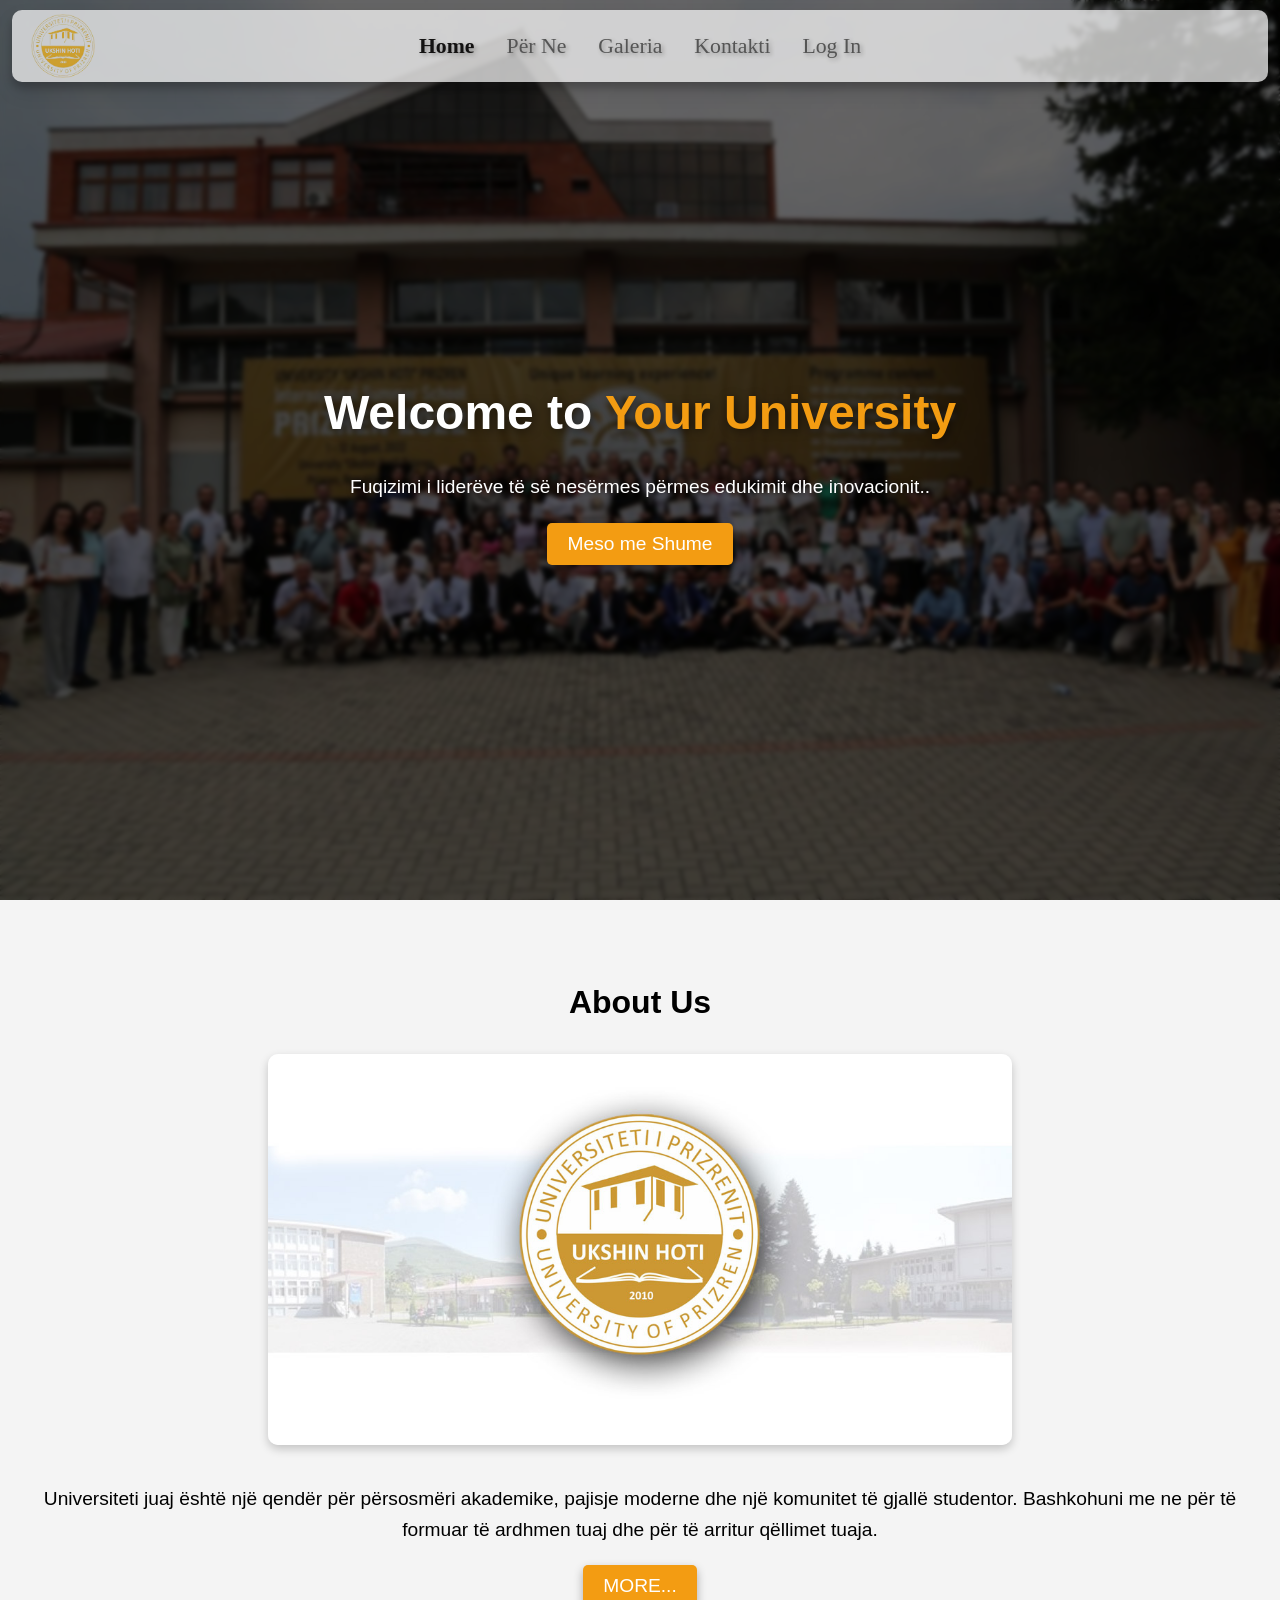
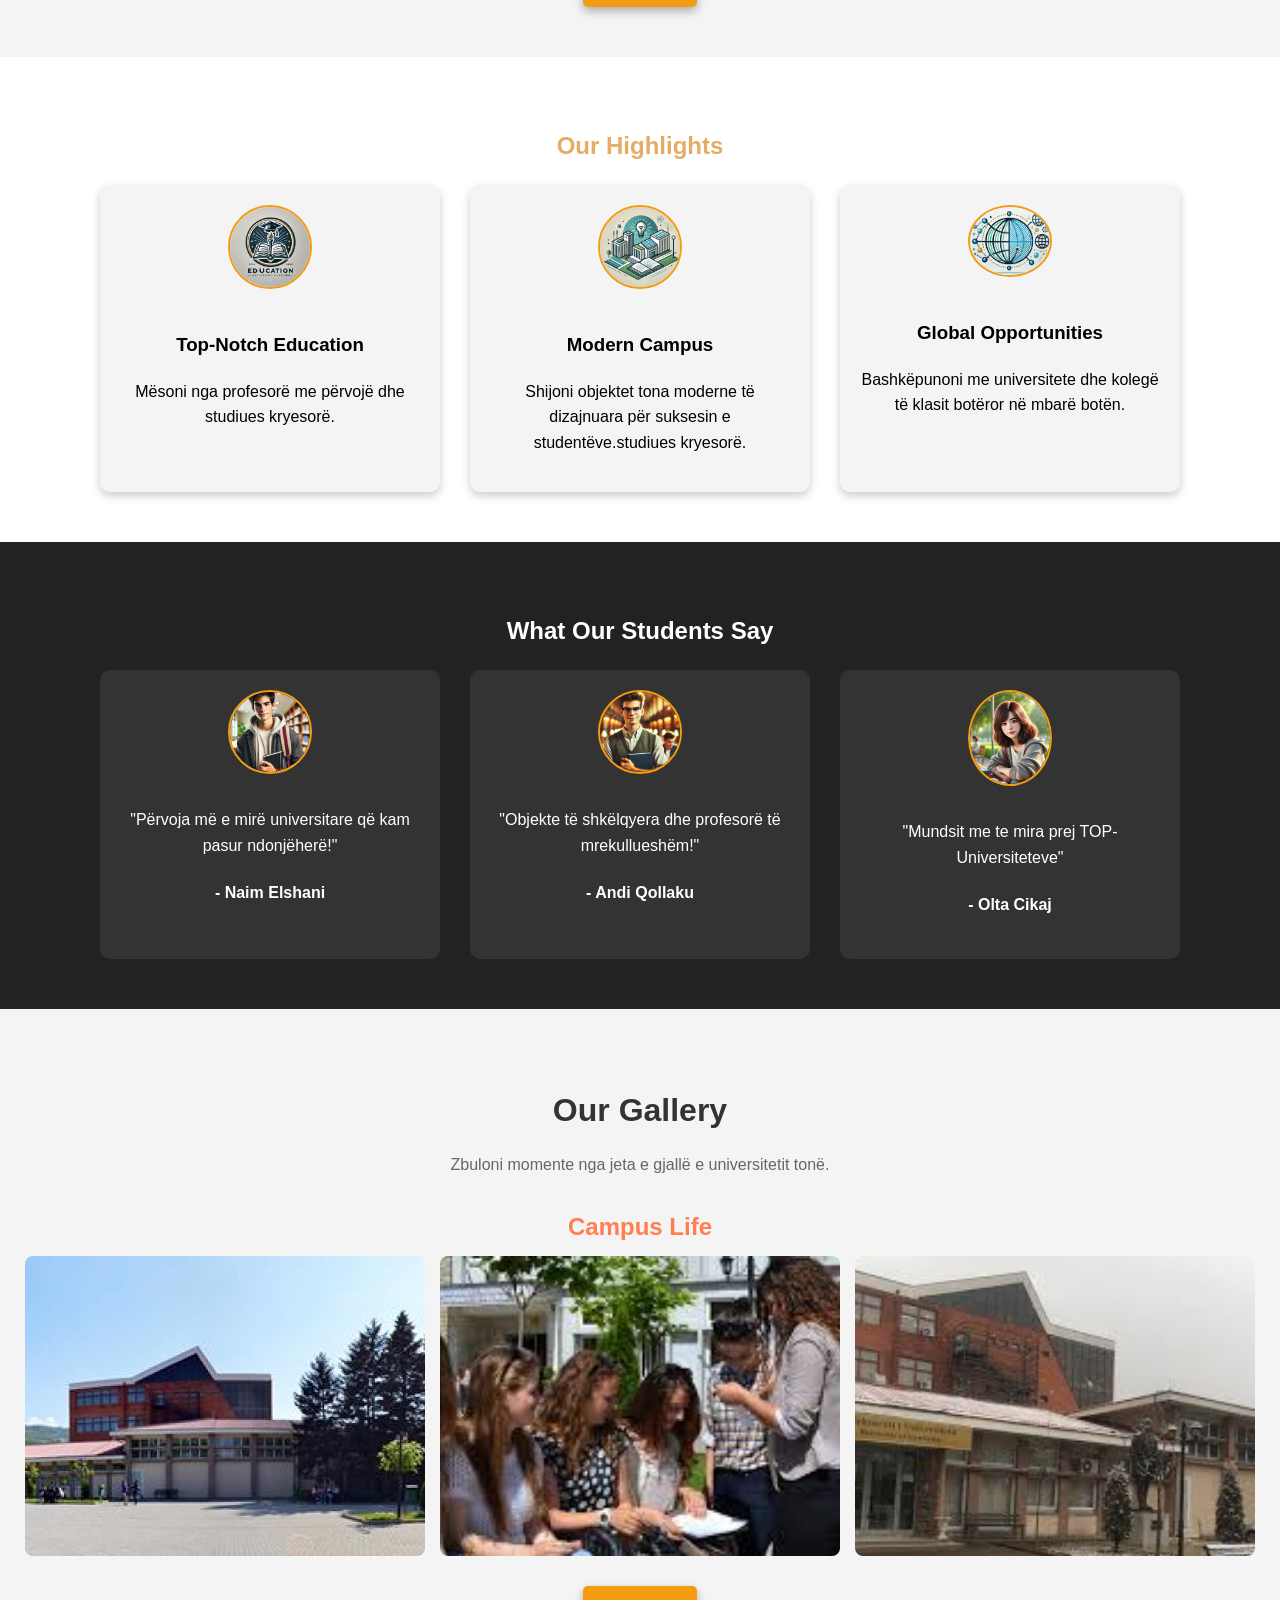
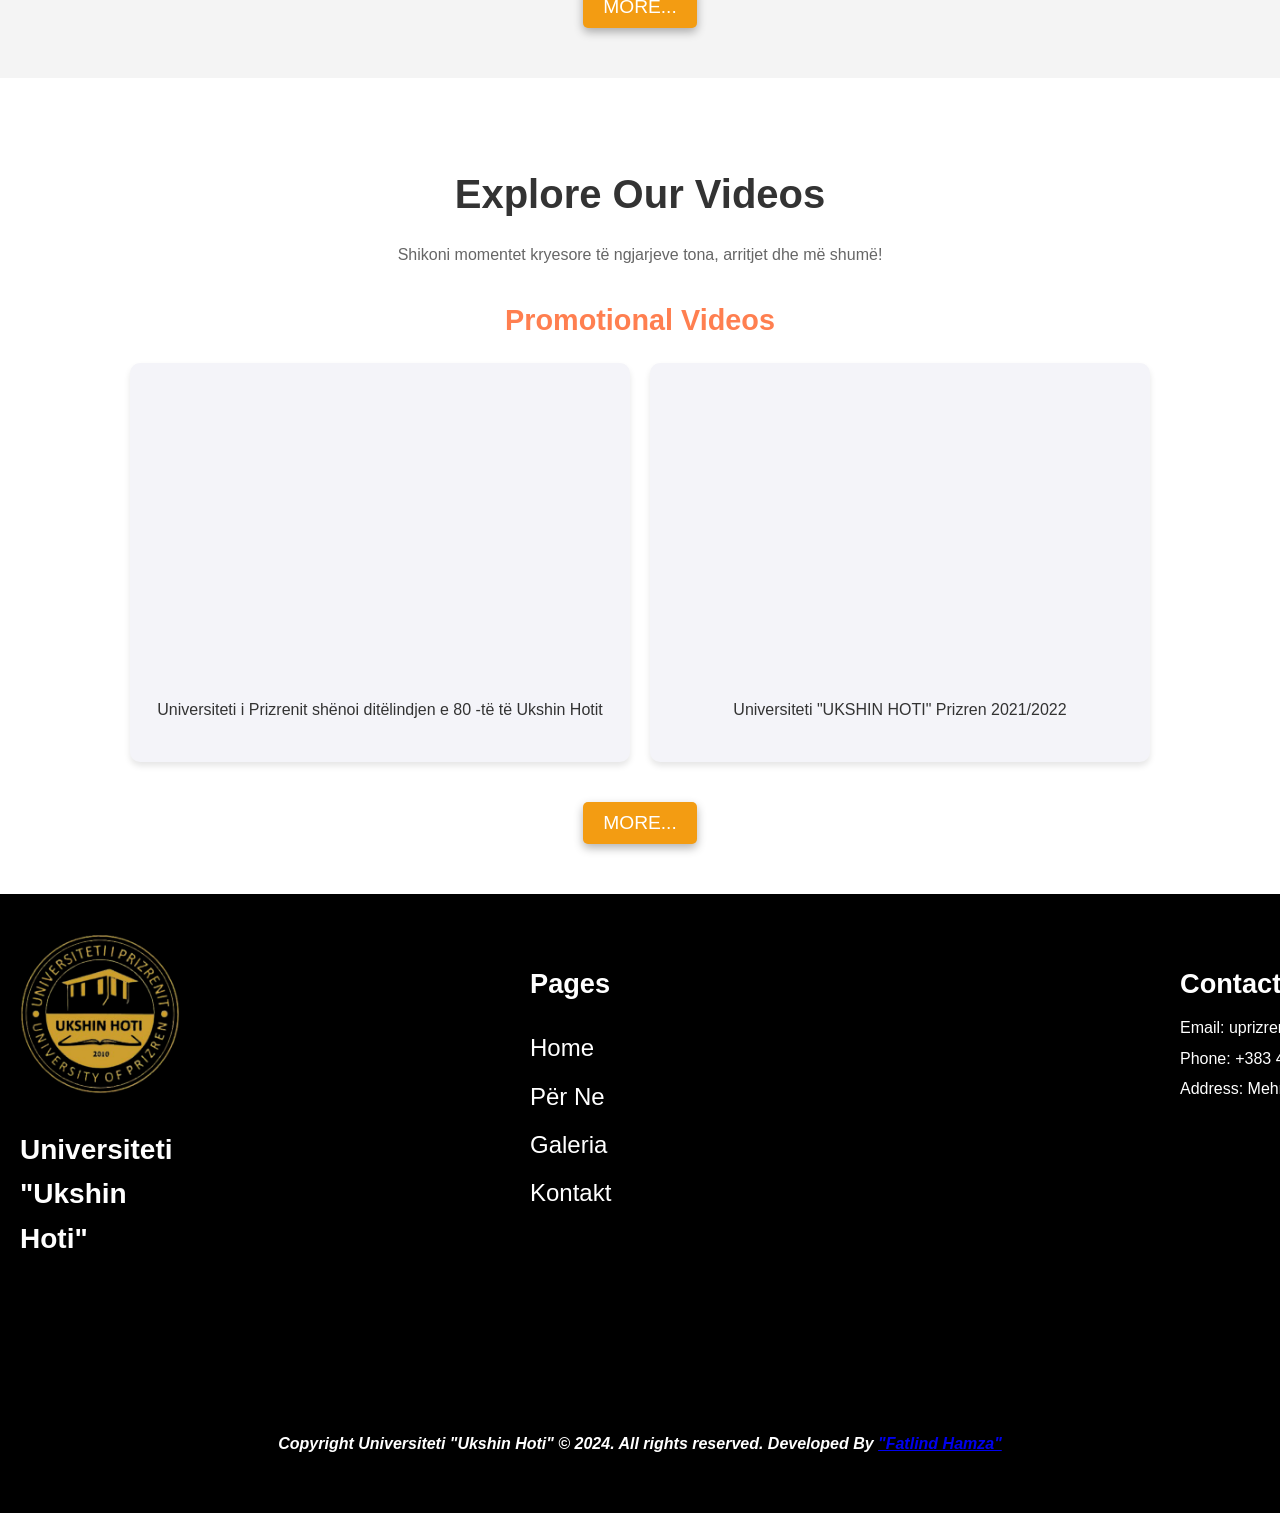
<file: Index.html>
<!DOCTYPE html>
<html lang="en">
<head>
    <meta charset="UTF-8">
    <link rel="icon" href="Images/TabLogo.png" type="">
    <meta name="viewport" content="width=device-width, initial-scale=1.0">
    <title>Home Page - Detyra 1</title>
    <link rel="stylesheet" href="css/index.css">
    <link rel="stylesheet" href="css/site-nav.css">
</head>
<body>
<div class="col-12 col-sm-12 col-md-6 col-lg-3 col-xl-2">   
    <nav class="nav"> 
        <a href="Index.html"><img src="Images/UpzLogo.png" alt="" class="logo"></a>
      <button type="button" class="nav-toggle" aria-expanded="false" aria-label="Open menu">
        <span class="nav-toggle-bar"></span>
        <span class="nav-toggle-bar"></span>
        <span class="nav-toggle-bar"></span>
      </button>
      <ul class="nav-list">
        <a href="Index.html" style="color:rgb(19, 18, 18); font-weight: 550;">Home</a>
        <a href="PerNe.html">Për Ne</a>
        <a href="Galeria.html">Galeria</a>
           <a href="Kontakti.html">Kontakti</a>
        <a href="LogIn.html" class="login">Log In</a>
      </ul>
    </nav>
 </div>

 <header>
  <!-- Your existing navbar -->
</header>

<!-- Welcome Section -->
<section class="hero">
  <div class="hero-content">
    <h1>Welcome to <span>Your University</span></h1>
    <p>Fuqizimi i liderëve të së nesërmes përmes edukimit dhe inovacionit..</p>
   <button class="cta-button"><a href="PerNe.html" style="text-decoration: none; color: white;">Meso me Shume</a> </button>
  </div>
</section>

<!-- About Section -->
<section class="about">
  <h2 style="font-size: 200%;">About Us</h2>
  <div class="about-content">
    <img src="Images/Upz1.jpg" alt="University Campus">
    <p style="font-size: larger;">
      Universiteti juaj është një qendër për përsosmëri akademike, pajisje moderne dhe një komunitet të gjallë studentor. Bashkohuni me ne për të formuar të ardhmen tuaj dhe për të arritur qëllimet tuaja.</p>
  </div>
  <a href="PerNe.html"><button class="cta-button">MORE...</button></a>
</section>

<!-- Achievements Section -->
<section class="features">
  <h2 style="color:#e4ac64;">Our Highlights</h2>
  <div class="features-grid">
    <div class="feature-item">
      <img src="Images/logodiv1.jpg" alt="Education Icon">
      <h3>Top-Notch Education</h3>
      <p>
        Mësoni nga profesorë me përvojë dhe studiues kryesorë.</p>
    </div>
    <div class="feature-item">
      <img src="Images/campuslogo.jpg" alt="Campus Icon">
      <h3>Modern Campus</h3>
      <p>
        Shijoni objektet tona moderne të dizajnuara për suksesin e studentëve.studiues kryesorë.</p>
    </div>
    <div class="feature-item">
      <img src="Images/Global.jpg" alt="Global Icon">
      <h3>Global Opportunities</h3>
      <p>
        Bashkëpunoni me universitete dhe kolegë të klasit botëror në mbarë botën.</p>
    </div>
  </div>
</section>

<!-- Testimonials Section -->
<section class="testimonials">
  <h2>What Our Students Say</h2>
  <div class="testimonial-slider">
    <div class="testimonial-item">
      <img src="Images/Studenti1.jpg" alt="Student 1">
      <p>"Përvoja më e mirë universitare që kam pasur ndonjëherë!"</p>
      <h4>- Naim Elshani</h4>
    </div>
    <div class="testimonial-item">
      <img src="Images/Studenti2.jpg" alt="Student 2">
      <p>"Objekte të shkëlqyera dhe profesorë të mrekullueshëm!"</p>
      <h4>- Andi Qollaku</h4>
    </div>
    <div class="testimonial-item">
      <img src="Images/Studenti3.jpg" alt="Student 3">
      <p>"Mundsit me te mira prej TOP-Universiteteve"</p>
      <h4>- Olta Cikaj</h4>
    </div>
  </div>
</section>

<section class="gallery">
  <h1>Our Gallery</h1>
  <p>Zbuloni momente nga jeta e gjallë e universitetit tonë.</p>
  <div class="gallery-container">
    <!-- Campus Life -->
    <div class="category">
      <h2>Campus Life</h2>
      <div class="photos">
        <img src="Images/Campus1.jpg" alt="Campus Life 1" class="gallery-img">
        <img src="Images/Campus2.jpg" alt="Campus Life 2" class="gallery-img">
        <img src="Images/Campus3.jpg" alt="Campus Life 3" class="gallery-img">
      </div>
    </div>
  </div>
  <a href="Galeria.html"><button class="cta-button">MORE...</button></a>
  </section>

     <!-- Video Section -->
     <section class="videos">
      <h1>Explore Our Videos</h1>
      <p>Shikoni momentet kryesore të ngjarjeve tona, arritjet dhe më shumë!</p>
      <div class="video-container">
        <!-- Promotional Videos -->
        <div class="video-category">
          <h2>Promotional Videos</h2>
          <div class="video-grid">
            <div class="video-card">
              <iframe width="560" height="315" src="https://www.youtube.com/embed/PJKhlBDeYtg?si=Ly0bnFitCqzoNZ7r" title="YouTube video player" frameborder="0" allow="accelerometer; autoplay; clipboard-write; encrypted-media; gyroscope; picture-in-picture; web-share" referrerpolicy="strict-origin-when-cross-origin" allowfullscreen></iframe>
              <p>Universiteti i Prizrenit shënoi ditëlindjen e 80 -të të Ukshin Hotit</p>
            </div>
            <div class="video-card">
              <iframe width="560" height="315" src="https://www.youtube.com/embed/m9nmyC9tDhY?si=QIgGr9nDsVNc5AHM" title="YouTube video player" frameborder="0" allow="accelerometer; autoplay; clipboard-write; encrypted-media; gyroscope; picture-in-picture; web-share" referrerpolicy="strict-origin-when-cross-origin" allowfullscreen></iframe>
              <p>Universiteti "UKSHIN HOTI" Prizren 2021/2022</p>
            </div>
          </div>
        </div>
      </div>
      <a href="Galeria.html"><button class="cta-button">MORE...</button></a>
      </section>

<!-- footer -->

<!-- HTML -->
<footer class="footer">
  <div class="footer-container">
    <div class="footer-logo">
      <img src="Images/UpzLogo.png" alt="Logo" class="logo-image">
      <h2 class="site-name">Universiteti <br> "Ukshin Hoti"</h2>
    </div>
    <div class="footer-links">
      <h3>Pages</h3>
      <ul>
        <li><a href="Index.html">Home</a></li>
        <li><a href="PerNe.html">Për Ne</a></li>
        <li><a href="Galeria.html">Galeria</a></li>
        <li><a href="Kontakti.html">Kontakt</a></li>
      </ul>
    </div>
    <div class="footer-contact">
      <h3>Contact Us</h3>
      <p>Email: uprizrenit@uni-pz.com</p>
      <p>Phone: +383 49 44 55 66</p>
      <p>Address: Mehmet Hasi, Prizren, KOSOVO</p>
    </div>
   
  </div> 
  <div class="footer-text">
      <p>Copyright Universiteti "Ukshin Hoti" © 2024. All rights reserved. Developed By <a href="https://fatlindportfolio.click/">"Fatlind Hamza"</a></p>
    </div>
</footer>

<script src="js/navbar.js" defer></script>
</body>
</html>
</file>
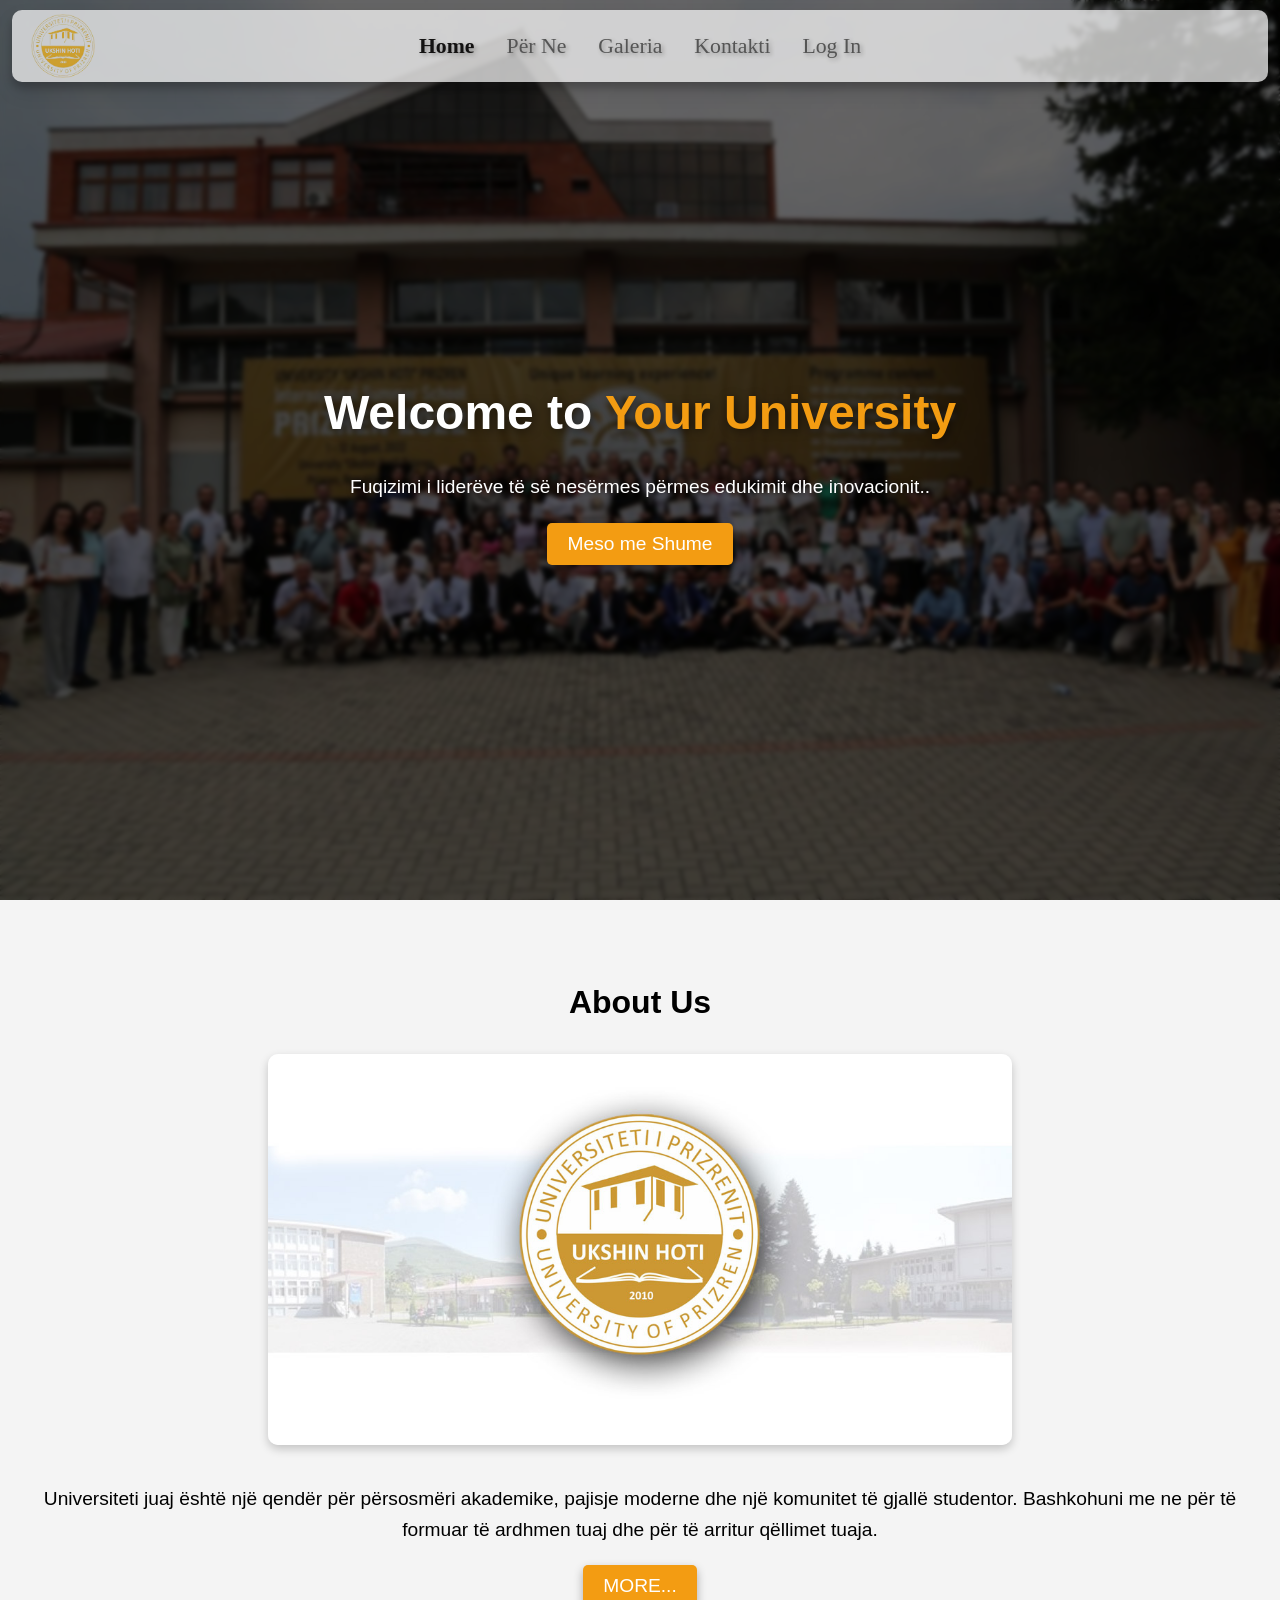
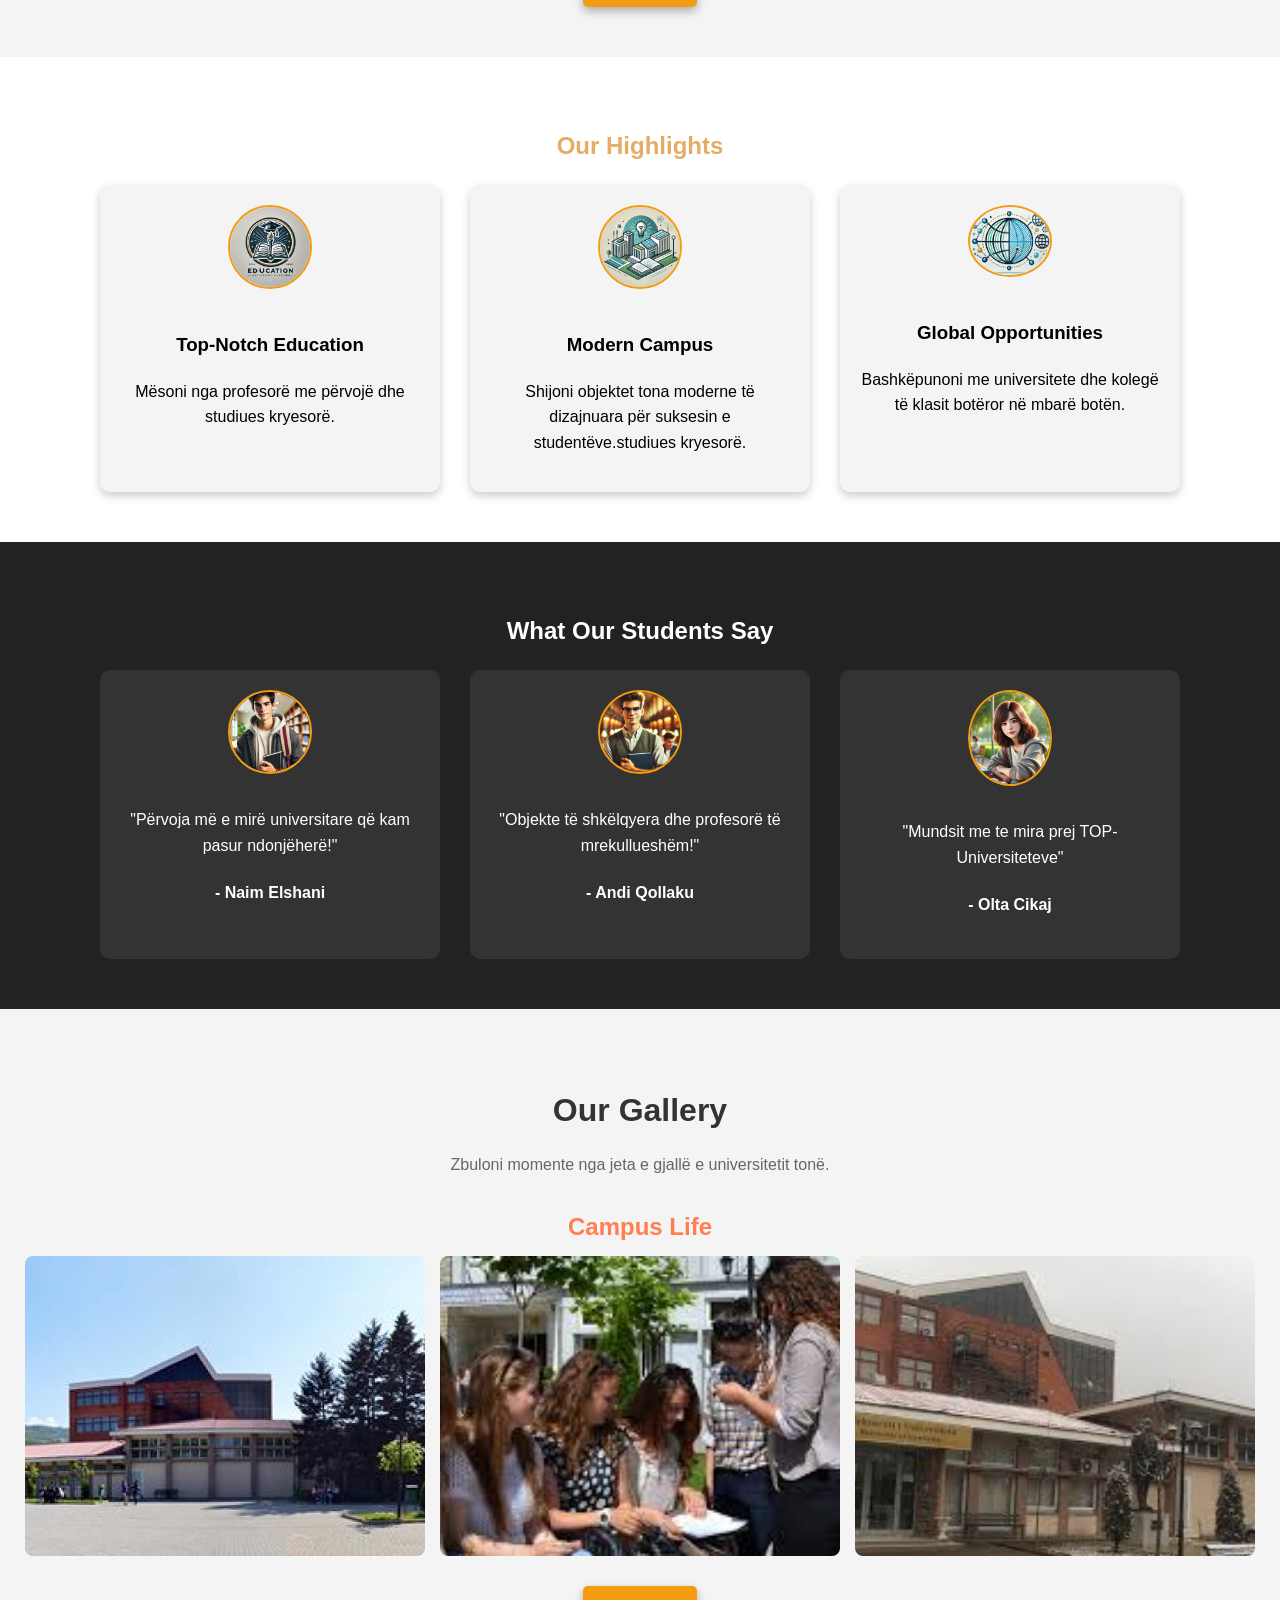
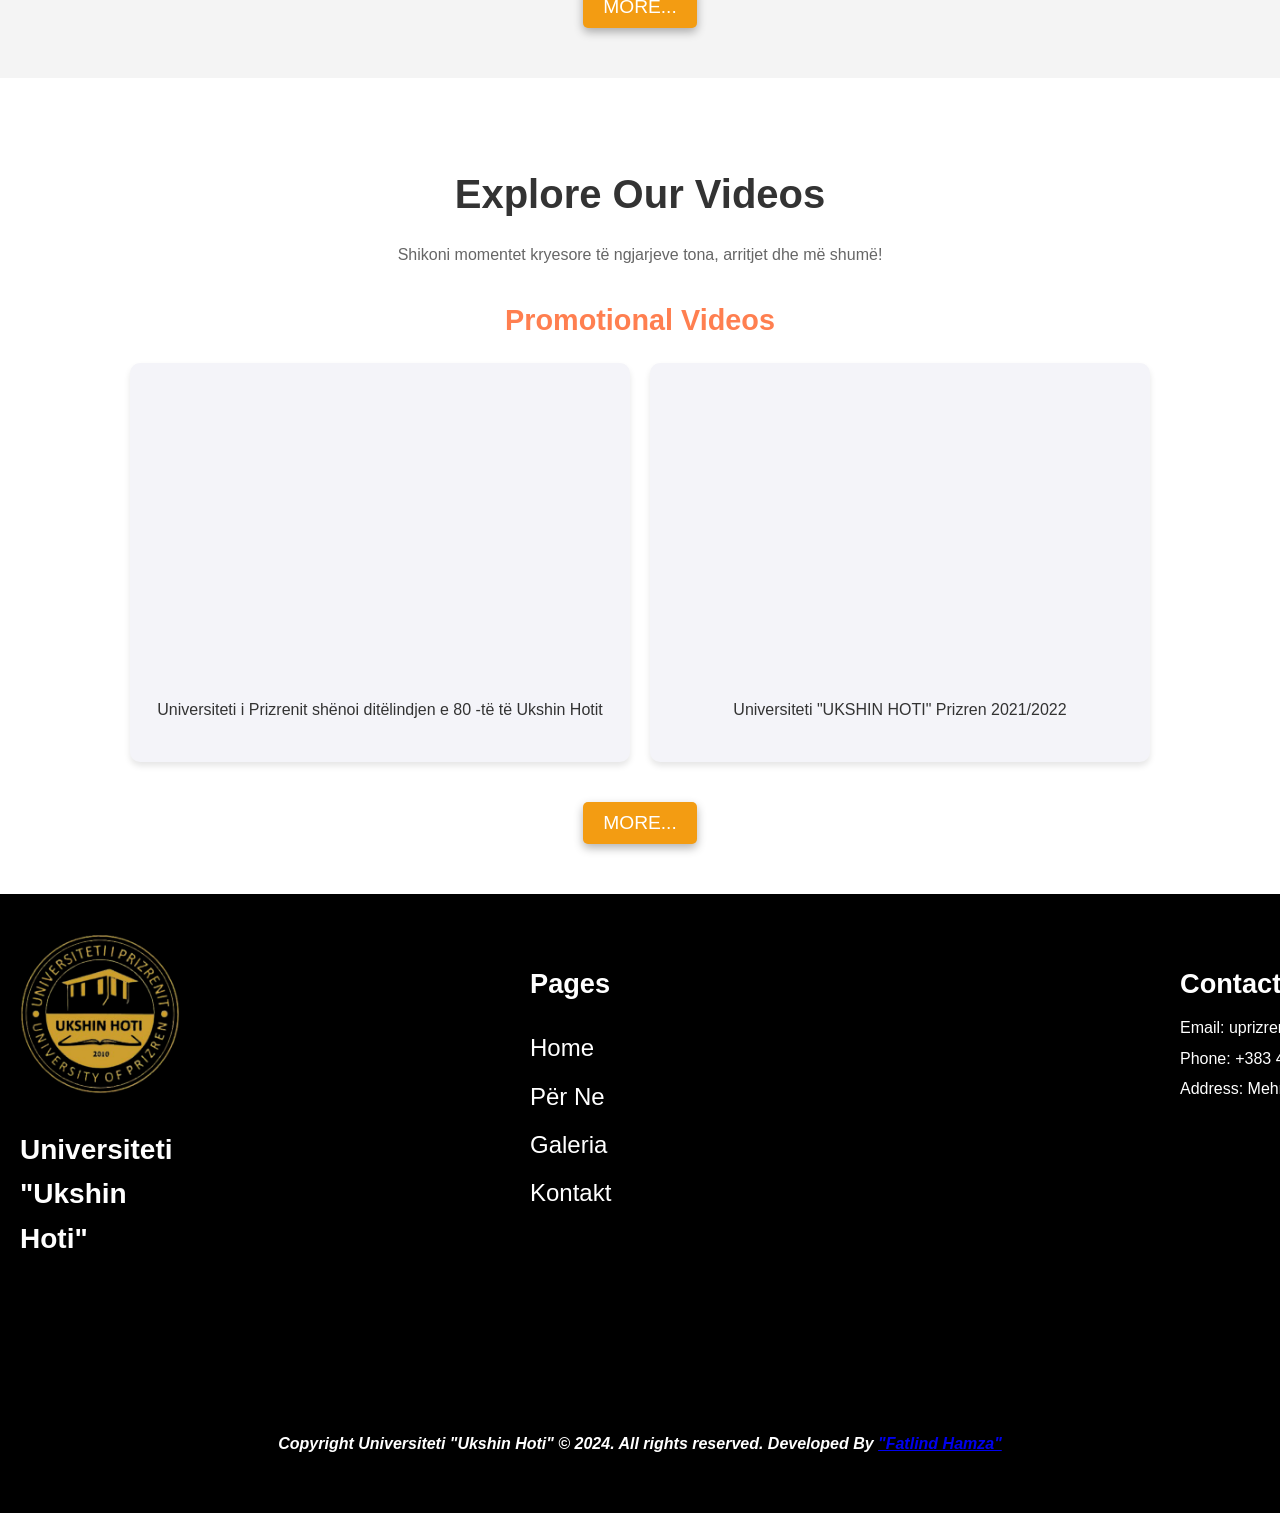
<file: index.html>
<!DOCTYPE html>
<html lang="en">
<head>
    <meta charset="UTF-8">
    <link rel="icon" href="Images/TabLogo.png" type="">
    <meta name="viewport" content="width=device-width, initial-scale=1.0">
    <title>Home Page - Detyra 1</title>
    <link rel="stylesheet" href="css/index.css">
    <link rel="stylesheet" href="css/site-nav.css">
</head>
<body>
<div class="col-12 col-sm-12 col-md-6 col-lg-3 col-xl-2">   
    <nav class="nav"> 
        <a href="index.html"><img src="Images/UpzLogo.png" alt="" class="logo"></a>
      <button type="button" class="nav-toggle" aria-expanded="false" aria-label="Open menu">
        <span class="nav-toggle-bar"></span>
        <span class="nav-toggle-bar"></span>
        <span class="nav-toggle-bar"></span>
      </button>
      <ul class="nav-list">
        <a href="index.html" style="color:rgb(19, 18, 18); font-weight: 550;">Home</a>
        <a href="PerNe.html">Për Ne</a>
        <a href="Galeria.html">Galeria</a>
           <a href="Kontakti.html">Kontakti</a>
        <a href="LogIn.html" class="login">Log In</a>
      </ul>
    </nav>
 </div>

 <header>
  <!-- Your existing navbar -->
</header>

<!-- Welcome Section -->
<section class="hero">
  <div class="hero-content">
    <h1>Welcome to <span>Your University</span></h1>
    <p>Fuqizimi i liderëve të së nesërmes përmes edukimit dhe inovacionit..</p>
   <button class="cta-button"><a href="PerNe.html" style="text-decoration: none; color: white;">Meso me Shume</a> </button>
  </div>
</section>

<!-- About Section -->
<section class="about">
  <h2 style="font-size: 200%;">About Us</h2>
  <div class="about-content">
    <img src="Images/Upz1.jpg" alt="University Campus">
    <p style="font-size: larger;">
      Universiteti juaj është një qendër për përsosmëri akademike, pajisje moderne dhe një komunitet të gjallë studentor. Bashkohuni me ne për të formuar të ardhmen tuaj dhe për të arritur qëllimet tuaja.</p>
  </div>
  <a href="PerNe.html"><button class="cta-button">MORE...</button></a>
</section>

<!-- Achievements Section -->
<section class="features">
  <h2 style="color:#e4ac64;">Our Highlights</h2>
  <div class="features-grid">
    <div class="feature-item">
      <img src="Images/logodiv1.jpg" alt="Education Icon">
      <h3>Top-Notch Education</h3>
      <p>
        Mësoni nga profesorë me përvojë dhe studiues kryesorë.</p>
    </div>
    <div class="feature-item">
      <img src="Images/campuslogo.jpg" alt="Campus Icon">
      <h3>Modern Campus</h3>
      <p>
        Shijoni objektet tona moderne të dizajnuara për suksesin e studentëve.studiues kryesorë.</p>
    </div>
    <div class="feature-item">
      <img src="Images/Global.jpg" alt="Global Icon">
      <h3>Global Opportunities</h3>
      <p>
        Bashkëpunoni me universitete dhe kolegë të klasit botëror në mbarë botën.</p>
    </div>
  </div>
</section>

<!-- Testimonials Section -->
<section class="testimonials">
  <h2>What Our Students Say</h2>
  <div class="testimonial-slider">
    <div class="testimonial-item">
      <img src="Images/Studenti1.jpg" alt="Student 1">
      <p>"Përvoja më e mirë universitare që kam pasur ndonjëherë!"</p>
      <h4>- Naim Elshani</h4>
    </div>
    <div class="testimonial-item">
      <img src="Images/Studenti2.jpg" alt="Student 2">
      <p>"Objekte të shkëlqyera dhe profesorë të mrekullueshëm!"</p>
      <h4>- Andi Qollaku</h4>
    </div>
    <div class="testimonial-item">
      <img src="Images/Studenti3.jpg" alt="Student 3">
      <p>"Mundsit me te mira prej TOP-Universiteteve"</p>
      <h4>- Olta Cikaj</h4>
    </div>
  </div>
</section>

<section class="gallery">
  <h1>Our Gallery</h1>
  <p>Zbuloni momente nga jeta e gjallë e universitetit tonë.</p>
  <div class="gallery-container">
    <!-- Campus Life -->
    <div class="category">
      <h2>Campus Life</h2>
      <div class="photos">
        <img src="Images/Campus1.jpg" alt="Campus Life 1" class="gallery-img">
        <img src="Images/Campus2.jpg" alt="Campus Life 2" class="gallery-img">
        <img src="Images/Campus3.jpg" alt="Campus Life 3" class="gallery-img">
      </div>
    </div>
  </div>
  <a href="Galeria.html"><button class="cta-button">MORE...</button></a>
  </section>

     <!-- Video Section -->
     <section class="videos">
      <h1>Explore Our Videos</h1>
      <p>Shikoni momentet kryesore të ngjarjeve tona, arritjet dhe më shumë!</p>
      <div class="video-container">
        <!-- Promotional Videos -->
        <div class="video-category">
          <h2>Promotional Videos</h2>
          <div class="video-grid">
            <div class="video-card">
              <iframe width="560" height="315" src="https://www.youtube.com/embed/PJKhlBDeYtg?si=Ly0bnFitCqzoNZ7r" title="YouTube video player" frameborder="0" allow="accelerometer; autoplay; clipboard-write; encrypted-media; gyroscope; picture-in-picture; web-share" referrerpolicy="strict-origin-when-cross-origin" allowfullscreen></iframe>
              <p>Universiteti i Prizrenit shënoi ditëlindjen e 80 -të të Ukshin Hotit</p>
            </div>
            <div class="video-card">
              <iframe width="560" height="315" src="https://www.youtube.com/embed/m9nmyC9tDhY?si=QIgGr9nDsVNc5AHM" title="YouTube video player" frameborder="0" allow="accelerometer; autoplay; clipboard-write; encrypted-media; gyroscope; picture-in-picture; web-share" referrerpolicy="strict-origin-when-cross-origin" allowfullscreen></iframe>
              <p>Universiteti "UKSHIN HOTI" Prizren 2021/2022</p>
            </div>
          </div>
        </div>
      </div>
      <a href="Galeria.html"><button class="cta-button">MORE...</button></a>
      </section>

<!-- footer -->

<!-- HTML -->
<footer class="footer">
  <div class="footer-container">
    <div class="footer-logo">
      <img src="Images/UpzLogo.png" alt="Logo" class="logo-image">
      <h2 class="site-name">Universiteti <br> "Ukshin Hoti"</h2>
    </div>
    <div class="footer-links">
      <h3>Pages</h3>
      <ul>
        <li><a href="index.html">Home</a></li>
        <li><a href="PerNe.html">Për Ne</a></li>
        <li><a href="Galeria.html">Galeria</a></li>
        <li><a href="Kontakti.html">Kontakt</a></li>
      </ul>
    </div>
    <div class="footer-contact">
      <h3>Contact Us</h3>
      <p>Email: uprizrenit@uni-pz.com</p>
      <p>Phone: +383 49 44 55 66</p>
      <p>Address: Mehmet Hasi, Prizren, KOSOVO</p>
    </div>
   
  </div> 
  <div class="footer-text">
      <p>Copyright Universiteti "Ukshin Hoti" © 2024. All rights reserved. Developed By <a href="https://fatlindportfolio.click/">"Fatlind Hamza"</a></p>
    </div>
</footer>

<script src="js/navbar.js" defer></script>
</body>
</html>
</file>
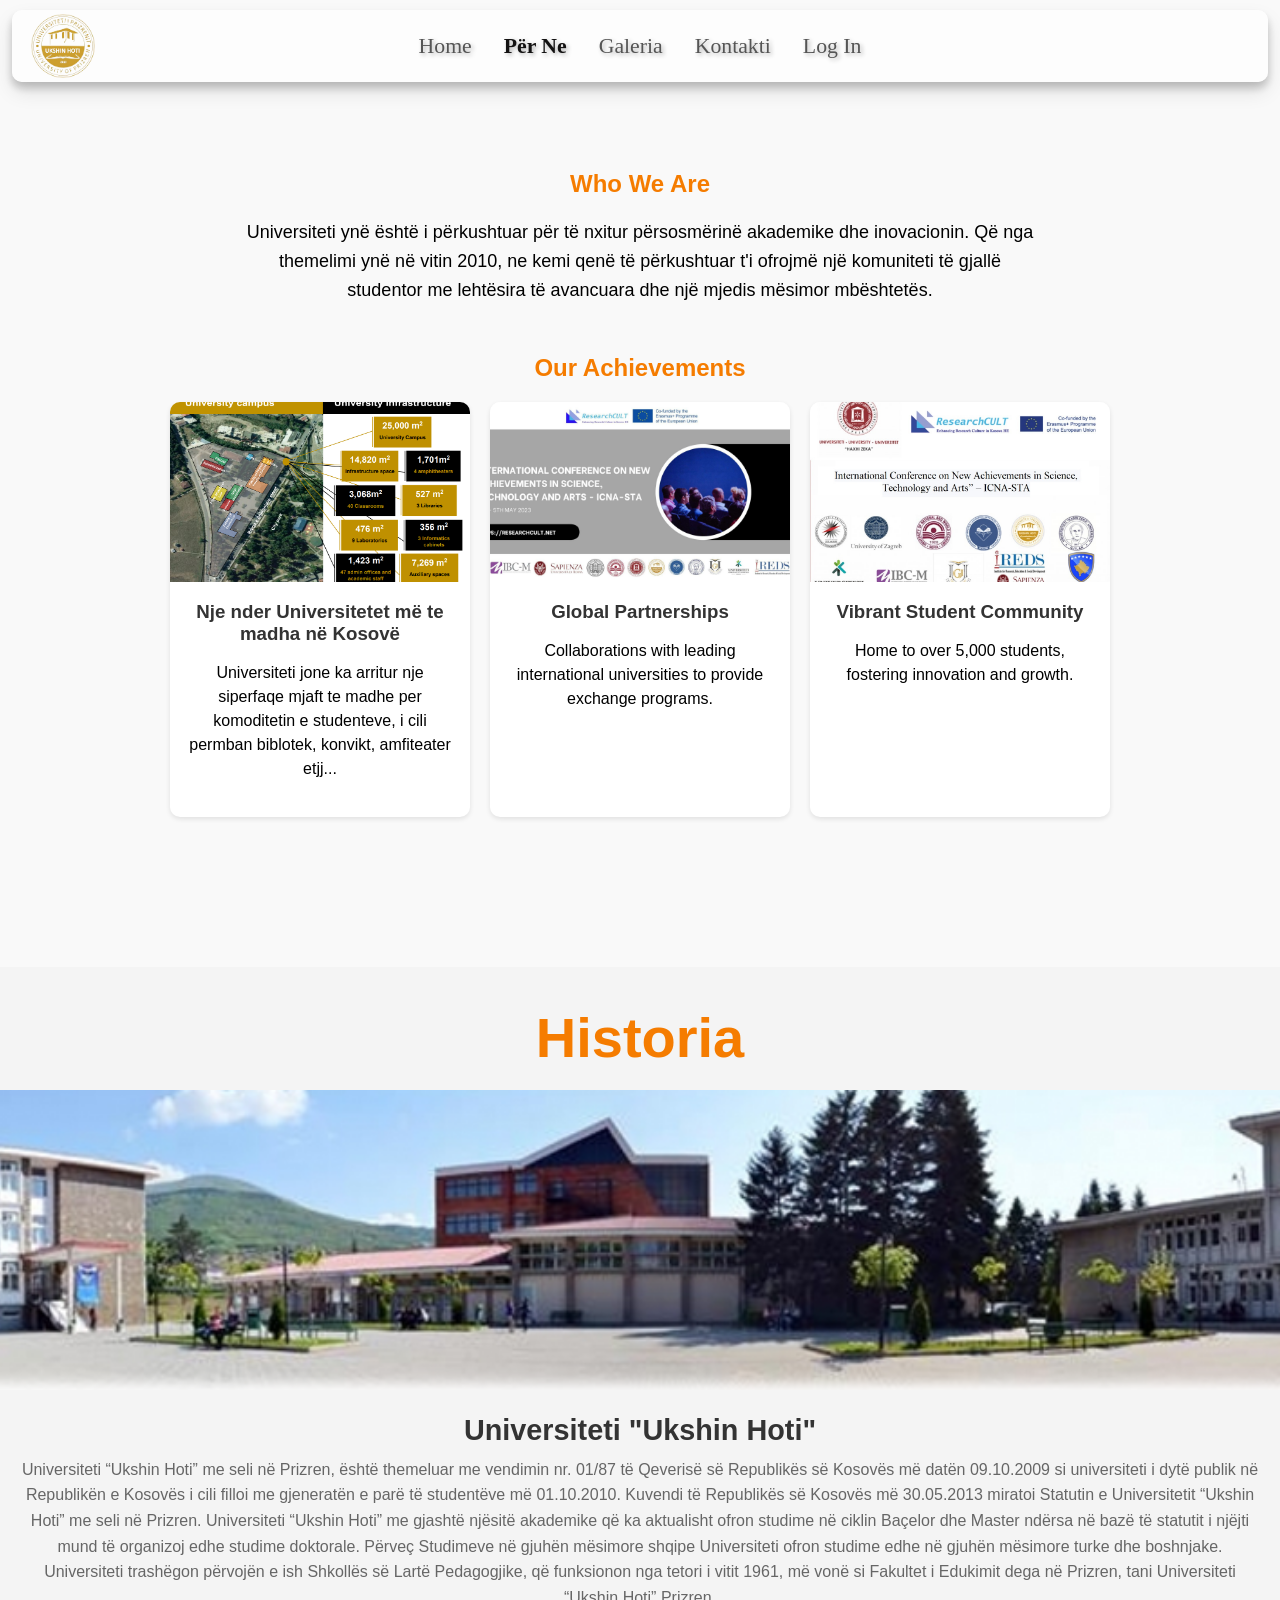
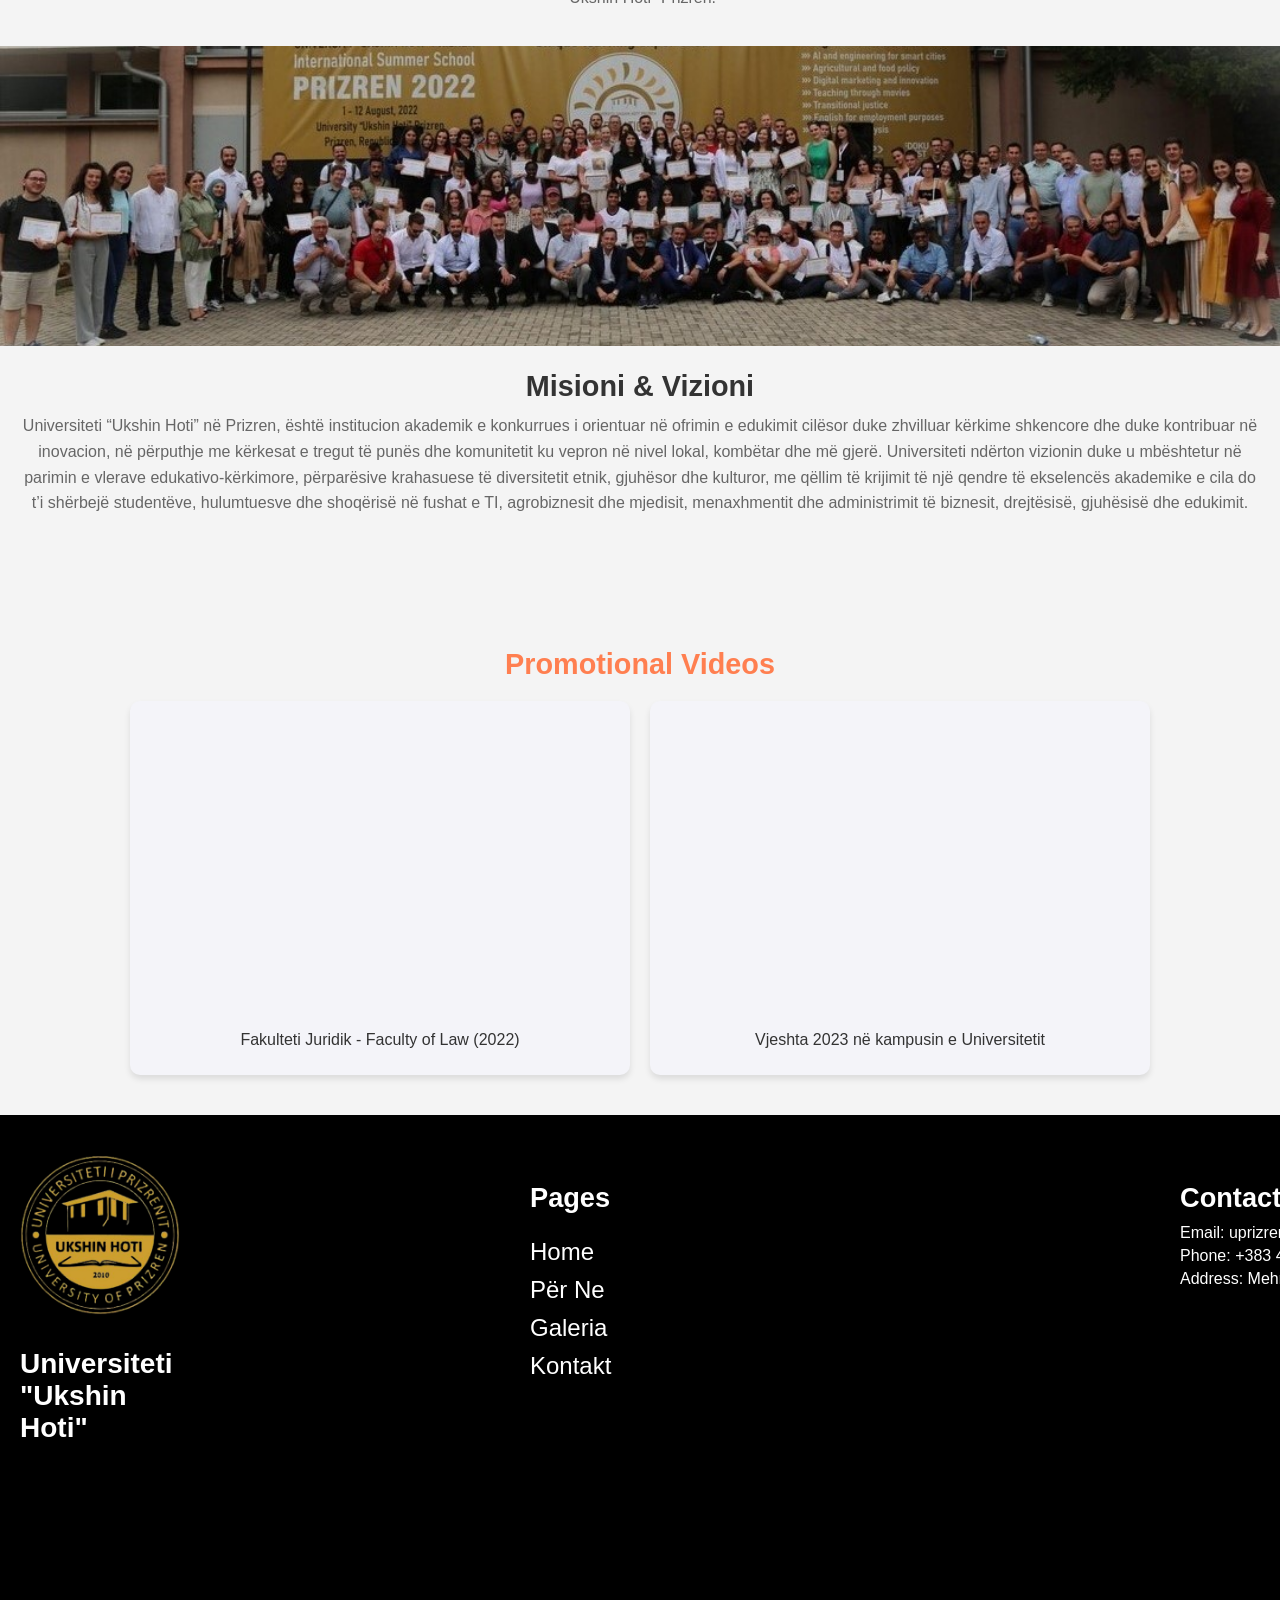
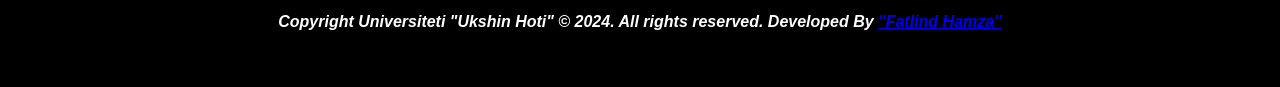
<file: PerNe.html>
<!DOCTYPE html>
<html lang="en">
<head>
    <meta charset="UTF-8">
    <link rel="icon" href="Images/TabLogo.png" type="">
    <meta name="viewport" content="width=device-width, initial-scale=1.0">
    <title>Per Ne - Detyra 1</title>
    <link rel="stylesheet" href="css/PerNe.css">
    <link rel="stylesheet" href="css/site-nav.css">
</head>
<body>

    <div class="col-12 col-sm-12 col-md-6 col-lg-3 col-xl-2">   
        <nav class="nav"> 
            <a href="index.html"><img src="Images/UpzLogo.png" alt="" class="logo"></a>
          <button type="button" class="nav-toggle" aria-expanded="false" aria-label="Open menu">
            <span class="nav-toggle-bar"></span>
            <span class="nav-toggle-bar"></span>
            <span class="nav-toggle-bar"></span>
          </button>
          <ul class="nav-list">
            <a href="index.html">Home</a>
            <a href="PerNe.html" style="color:rgb(19, 18, 18); font-weight: 650;">Për Ne</a>
            <a href="Galeria.html">Galeria</a>
            <a href="Kontakti.html">Kontakti</a>
            <a href="LogIn.html" class="login">Log In</a>
          </ul>
        </nav>
     </div>

     <main class="about-section">
      <section class="intro">
        <h1>Who We Are</h1>
        <p>
          Universiteti ynë është i përkushtuar për të nxitur përsosmërinë akademike dhe inovacionin.
          Që nga themelimi ynë në vitin 2010, ne kemi qenë të përkushtuar t'i ofrojmë një komuniteti të gjallë 
          studentor me lehtësira të avancuara dhe një mjedis mësimor mbështetës.
        </p>
      </section>
  
      <section class="achievements">
        <h2>Our Achievements</h2>
        <div class="cards">
          <div class="card">
            <img src="Images/achivment1.png" alt="Achievement 1">
            <h3>
              Nje nder Universitetet më te madha në Kosovë</h3>
            <p>Universiteti jone ka arritur nje siperfaqe mjaft te madhe per komoditetin e studenteve, i cili permban biblotek, konvikt, amfiteater etjj...</p>
          </div>
          <div class="card">
            <img src="Images/achivement2.jpg" alt="Achievement 2">
            <h3>Global Partnerships</h3>
            <p>Collaborations with leading international universities to provide exchange programs.</p>
          </div>
          <div class="card">
            <img src="Images/achivement3.jpg" alt="Achievement 3">
            <h3>Vibrant Student Community</h3>
            <p>Home to over 5,000 students, fostering innovation and growth.</p>
          </div>
        </div>
      </section>
    </main>
    <script src="js/PerNe.js"></script>


    <h1 style="text-align: center; color: #f57c00; margin-bottom: 20px; font-size: 350%;">Historia</h1>


    <div class="container-1">
      <div class="card-1">
          <img class="image-section" src="Images/Panorama.png" alt="Image 1">
          <div class="card-content">
              <h3>Universiteti "Ukshin Hoti"</h3>
              <p>Universiteti “Ukshin Hoti” me seli në Prizren, është themeluar me vendimin nr. 01/87 të Qeverisë së Republikës së Kosovës më datën 09.10.2009 si universiteti i dytë publik në Republikën e Kosovës i cili filloi me gjeneratën e parë të studentëve më 01.10.2010.

                Kuvendi të Republikës së Kosovës më 30.05.2013 miratoi Statutin e Universitetit “Ukshin Hoti” me seli në Prizren.
                
                Universiteti “Ukshin Hoti” me gjashtë njësitë akademike që ka aktualisht ofron studime në ciklin Baçelor dhe Master ndërsa në bazë të statutit i njëjti mund të organizoj edhe studime doktorale. Përveç Studimeve në gjuhën mësimore shqipe Universiteti ofron studime edhe në gjuhën mësimore turke dhe boshnjake.
                
                Universiteti trashëgon përvojën e ish Shkollës së Lartë Pedagogjike, që funksionon nga tetori i vitit 1961, më vonë si Fakultet i Edukimit dega në Prizren, tani Universiteti “Ukshin Hoti” Prizren.</p>
          </div>
      </div>
      <div class="card-1">
          <img class="image-section" src="Images/panoram1.jpg" alt="Image 2">
          <div class="card-content">
              <h3> Misioni & Vizioni </h3>
              <p>Universiteti “Ukshin Hoti” në Prizren, është institucion akademik e konkurrues i orientuar në ofrimin e edukimit 
                cilësor duke zhvilluar kërkime shkencore dhe duke kontribuar në inovacion, në përputhje me kërkesat e tregut të 
                punës dhe komunitetit ku vepron në nivel lokal, kombëtar dhe më gjerë.
              
                Universiteti ndërton vizionin duke u mbështetur në parimin e vlerave edukativo-kërkimore, 
                përparësive krahasuese të diversitetit etnik, gjuhësor dhe kulturor, me qëllim të krijimit të një qendre
                 të ekselencës akademike e cila do t’i shërbejë studentëve, hulumtuesve dhe shoqërisë në fushat e TI, 
                 agrobiznesit dhe mjedisit, menaxhmentit dhe administrimit të biznesit, drejtësisë, gjuhësisë dhe edukimit.
                </p>
          </div>
      </div>
  </div>
<br><br><br><br>

     <!-- Promotional Videos -->
     <div class="video-category">
      <h2 style="text-align: center;">Promotional Videos</h2>
      <div class="video-grid">
        <div class="video-card">
          <iframe width="560" height="315" src="https://www.youtube.com/embed/0FSvjooAiFc?si=p5FyW_kIPlLoDF-e" title="YouTube video player" frameborder="0" allow="accelerometer; autoplay; clipboard-write; encrypted-media; gyroscope; picture-in-picture; web-share" referrerpolicy="strict-origin-when-cross-origin" allowfullscreen></iframe>
          <p>Fakulteti Juridik - Faculty of Law (2022)</p>
        </div>
        <div class="video-card">
          <iframe width="560" height="315" src="https://www.youtube.com/embed/f8FtSq6Vyyo?si=QgGRufDi9ckW0n2-" title="YouTube video player" frameborder="0" allow="accelerometer; autoplay; clipboard-write; encrypted-media; gyroscope; picture-in-picture; web-share" referrerpolicy="strict-origin-when-cross-origin" allowfullscreen></iframe>
          <p>Vjeshta 2023 në kampusin e Universitetit</p>
        </div>
      </div>
    </div>



    <!-- HTML -->
<footer class="footer">
  <div class="footer-container">
    <div class="footer-logo">
      <img src="Images/UpzLogo.png" alt="Logo" class="logo-image">
      <h2 class="site-name">Universiteti <br> "Ukshin Hoti"</h2>
    </div>
    <div class="footer-links">
      <h3>Pages</h3>
      <ul>
        <li><a href="index.html">Home</a></li>
        <li><a href="PerNe.html">Për Ne</a></li>
        <li><a href="Galeria.html">Galeria</a></li>
        <li><a href="Kontakti.html">Kontakt</a></li>
      </ul>
    </div>
    <div class="footer-contact">
      <h3>Contact Us</h3>
      <p>Email: uprizrenit@uni-pz.com</p>
      <p>Phone: +383 49 44 55 66</p>
      <p>Address: Mehmet Hasi, Prizren, KOSOVO</p>
    </div>
   
  </div> 
  <div class="footer-text">
      <p>Copyright Universiteti "Ukshin Hoti" © 2024. All rights reserved. Developed By <a href="https://fatlindportfolio.click/">"Fatlind Hamza"</a></p>
    </div>
</footer>

<script src="js/navbar.js" defer></script>
</body>
</html>
</file>
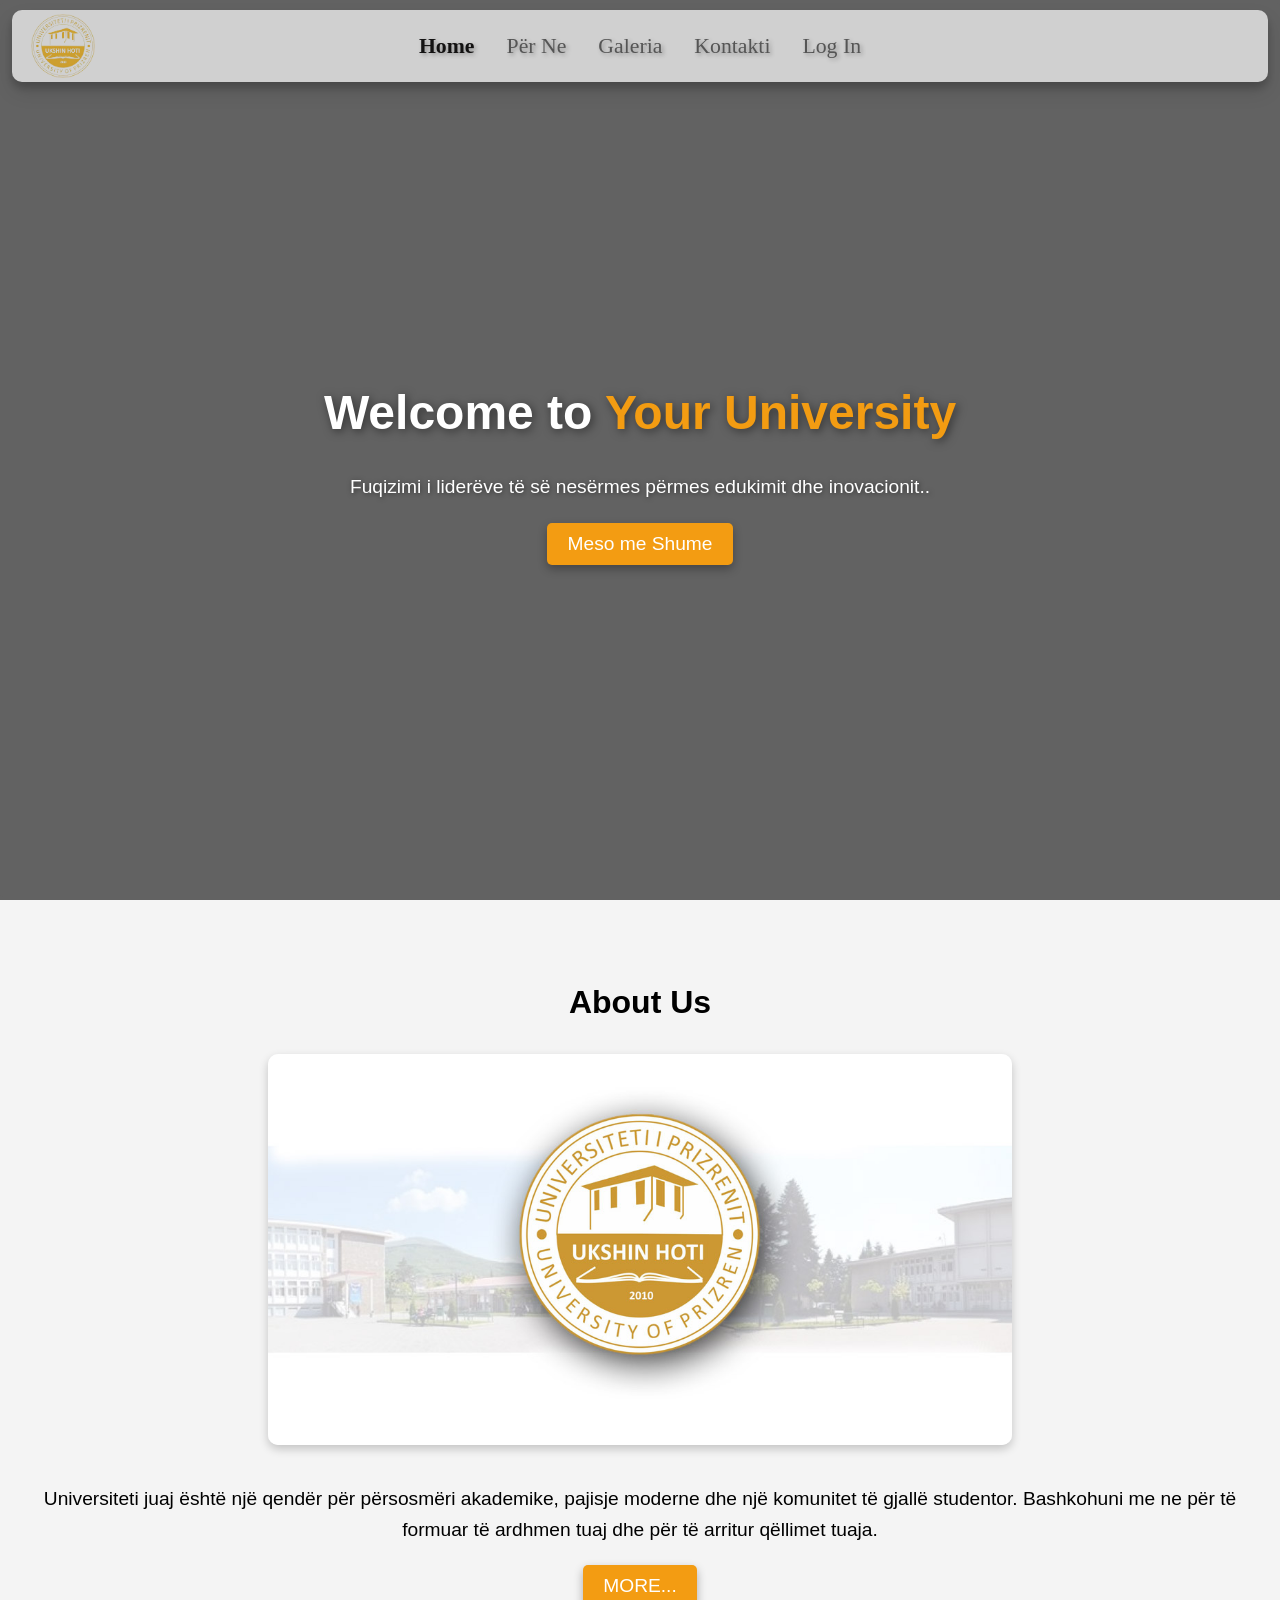
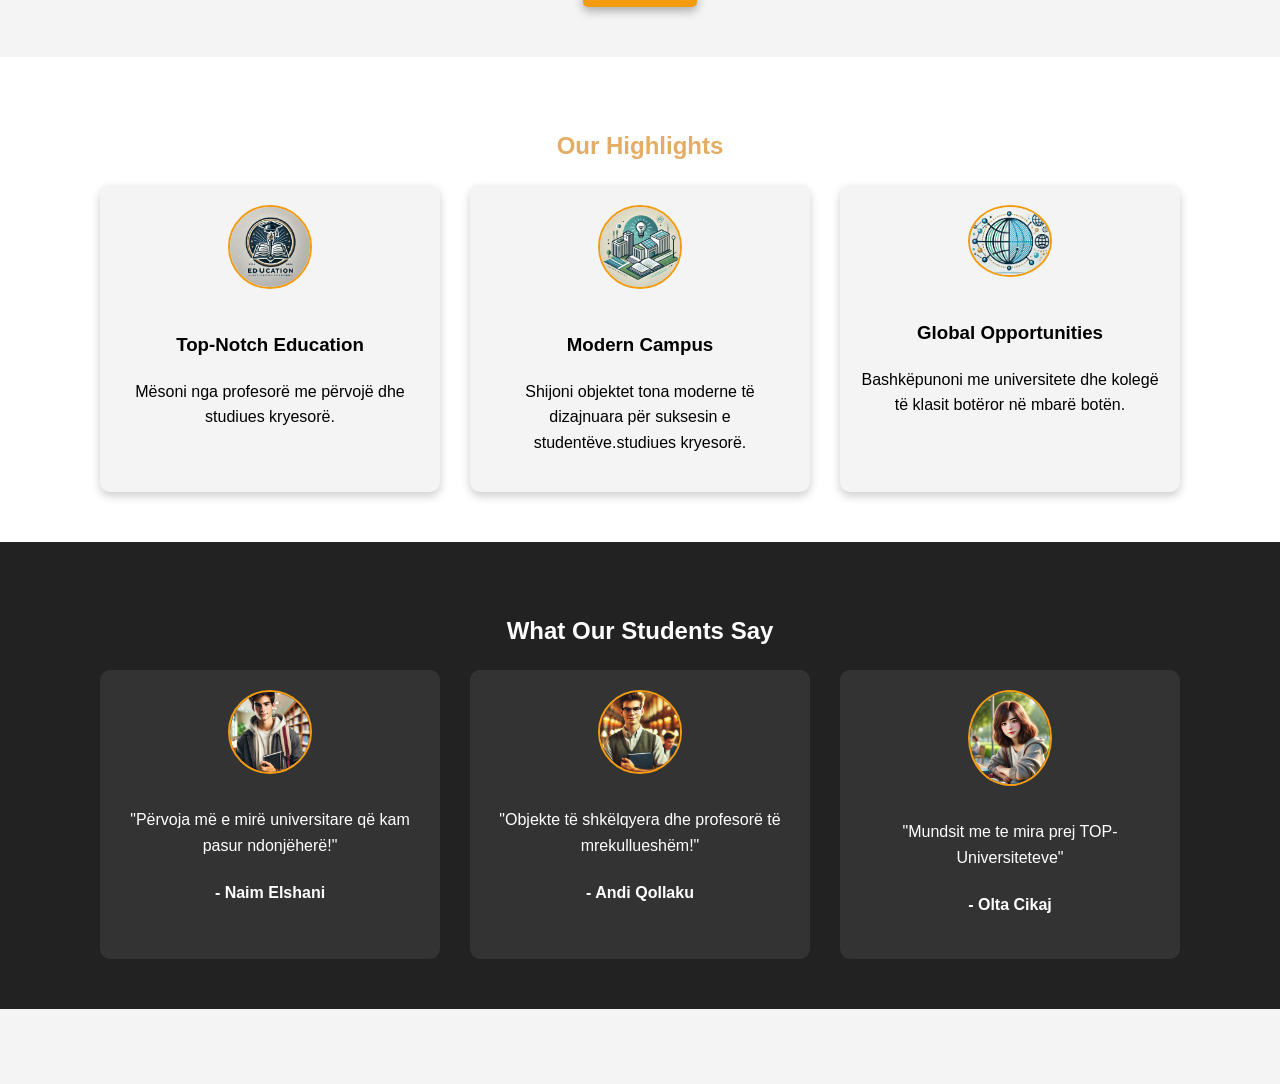
<file: UsersPage.html>
<!DOCTYPE html>
<html lang="en">
<head>
    <meta charset="UTF-8">
    <link rel="icon" href="../Images/TabLogo.png" type="">
    <meta name="viewport" content="width=device-width, initial-scale=1.0">
    <title>Users Page - Detyra 1</title>
    <link rel="stylesheet" href="css/UsersPage.css">
    <link rel="stylesheet" href="css/site-nav.css">
</head>
<body>
    <div class="col-12 col-sm-12 col-md-6 col-lg-3 col-xl-2">   
        <nav class="nav"> 
            <a href="UsersPage.html"><img src="Images/UpzLogo.png" alt="" class="logo"></a>
            <button type="button" class="nav-toggle" aria-expanded="false" aria-label="Open menu">
              <span class="nav-toggle-bar"></span>
              <span class="nav-toggle-bar"></span>
              <span class="nav-toggle-bar"></span>
            </button>
            <ul class="nav-list">
                <a href="UsersPage.html" style="color:rgb(19, 18, 18); font-weight: 550;">Home</a>
                <a href="UserPage/PerNe.html">Për Ne</a>
                <a href="UserPage/Galeria.html">Galeria</a>
                <a href="UserPage/Kontakti.html">Kontakti</a>
                <div class="user-menu">
                  <img src="Images/profile.png" alt=""> <!-- For username display -->
                  <div class="dropdown-menu">
                    <span class="username" id="usernameDisplay" style="color:rgb(19, 18, 18); font-weight: 550;"></span> 
                      <a href="UserPage/MyAccount.html" id="myAccount">My Account</a>
                      <a href="#" id="logout">Logout</a> <!-- Logout button -->
                  </div>
              </div>
                
            </ul>
        </nav>
    </div>

    <script src="js/UsersPage.js"></script>

    <!-- Welcome Section -->
<section class="hero">
    <div class="hero-content">
      <h1>Welcome to <span>Your University</span></h1>
      <p>Fuqizimi i liderëve të së nesërmes përmes edukimit dhe inovacionit..</p>
      <a href="PerNe.html"><button class="cta-button">Meso me Shume</button></a>
    </div>
  </section>
  
  <!-- About Section -->
  <section class="about">
    <h2 style="font-size: 200%;">About Us</h2>
    <div class="about-content">
      <img src="Images/Upz1.jpg" alt="University Campus">
      <p style="font-size: larger;">
        Universiteti juaj është një qendër për përsosmëri akademike, pajisje moderne dhe një komunitet të gjallë studentor. Bashkohuni me ne për të formuar të ardhmen tuaj dhe për të arritur qëllimet tuaja.</p>
    </div>
    <a href="UserPage/PerNe.html"><button class="cta-button">MORE...</button></a>
  </section>
  
  <!-- Achievements Section -->
  <section class="features">
    <h2 style="color:#e4ac64;">Our Highlights</h2>
    <div class="features-grid">
      <div class="feature-item">
        <img src="Images/logodiv1.jpg" alt="Education Icon">
        <h3>Top-Notch Education</h3>
        <p>
          Mësoni nga profesorë me përvojë dhe studiues kryesorë.</p>
      </div>
      <div class="feature-item">
        <img src="Images/campuslogo.jpg" alt="Campus Icon">
        <h3>Modern Campus</h3>
        <p>
          Shijoni objektet tona moderne të dizajnuara për suksesin e studentëve.studiues kryesorë.</p>
      </div>
      <div class="feature-item">
        <img src="Images/Global.jpg" alt="Global Icon">
        <h3>Global Opportunities</h3>
        <p>
          Bashkëpunoni me universitete dhe kolegë të klasit botëror në mbarë botën.</p>
      </div>
    </div>
  </section>
  
  <!-- Testimonials Section -->
  <section class="testimonials">
    <h2>What Our Students Say</h2>
    <div class="testimonial-slider">
      <div class="testimonial-item">
        <img src="Images/Studenti1.jpg" alt="Student 1">
        <p>"Përvoja më e mirë universitare që kam pasur ndonjëherë!"</p>
        <h4>- Naim Elshani</h4>
      </div>
      <div class="testimonial-item">
        <img src="Images/Studenti2.jpg" alt="Student 2">
        <p>"Objekte të shkëlqyera dhe profesorë të mrekullueshëm!"</p>
        <h4>- Andi Qollaku</h4>
      </div>
      <div class="testimonial-item">
        <img src="Images/Studenti3.jpg" alt="Student 3">
        <p>"Mundsit me te mira prej TOP-Universiteteve"</p>
        <h4>- Olta Cikaj</h4>
      </div>
    </div>
  </section>
  
  <section class="gallery">
    <h1>Our Gallery</h1>
    <p>Zbuloni momente nga jeta e gjallë e universitetit tonë.</p>
    <div class="gallery-container">
      <!-- Campus Life -->
      <div class="category">
        <h2>Campus Life</h2>
        <div class="photos">
          <img src="Images/Campus1.jpg" alt="Campus Life 1" class="gallery-img">
          <img src="Images/Campus2.jpg" alt="Campus Life 2" class="gallery-img">
          <img src="Images/Campus3.jpg" alt="Campus Life 3" class="gallery-img">
        </div>
      </div>
    </div>
    <a href="UserPage/Galeria.html"><button class="cta-button">MORE...</button></a>
    </section>
  
       <!-- Video Section -->
       <section class="videos">
        <h1>Explore Our Videos</h1>
        <p>Watch highlights of our events, achievements, and more!</p>
        <div class="video-container">
          <!-- Promotional Videos -->
          <div class="video-category">
            <h2>Promotional Videos</h2>
            <div class="video-grid">
              <div class="video-card">
                <iframe width="560" height="315" src="https://www.youtube.com/embed/PJKhlBDeYtg?si=Ly0bnFitCqzoNZ7r" title="YouTube video player" frameborder="0" allow="accelerometer; autoplay; clipboard-write; encrypted-media; gyroscope; picture-in-picture; web-share" referrerpolicy="strict-origin-when-cross-origin" allowfullscreen></iframe>
                <p>Universiteti i Prizrenit shënoi ditëlindjen e 80 -të të Ukshin Hotit</p>
              </div>
              <div class="video-card">
                <iframe width="560" height="315" src="https://www.youtube.com/embed/m9nmyC9tDhY?si=QIgGr9nDsVNc5AHM" title="YouTube video player" frameborder="0" allow="accelerometer; autoplay; clipboard-write; encrypted-media; gyroscope; picture-in-picture; web-share" referrerpolicy="strict-origin-when-cross-origin" allowfullscreen></iframe>
                <p>Universiteti "UKSHIN HOTI" Prizren 2021/2022</p>
              </div>
            </div>
          </div>
        </div>
        <a href="UserPage/Galeria.html"><button class="cta-button">MORE...</button></a>
        </section>
  
  <!-- footer -->
  
  <!-- HTML -->
  <footer class="footer">
    <div class="footer-container">
      <div class="footer-logo">
        <img src="Images/UpzLogo.png" alt="Logo" class="logo-image">
        <h2 class="site-name">Universiteti <br> "Ukshin Hoti"</h2>
      </div>
      <div class="footer-links">
        <h3>Pages</h3>
        <ul>
          <li><a href="index.html">Home</a></li>
          <li><a href="PerNe.html">Për Ne</a></li>
          <li><a href="Galeria.html">Galeria</a></li>
          <li><a href="Kontakti.html">Kontakt</a></li>
        </ul>
      </div>
      <div class="footer-contact">
        <h3>Contact Us</h3>
        <p>Email: uprizrenit@uni-pz.com</p>
        <p>Phone: +383 49 44 55 66</p>
        <p>Address: Mehmet Hasi, Prizren, KOSOVO</p>
      </div>
     
    </div> 
    <div class="footer-text">
        <p>Copyright Universiteti "Ukshin Hoti" © 2024. All rights reserved. Developed By <a href="https://fatlindportfolio.click/">"Fatlind Hamza"</a></p>
      </div>
  </footer>

<script src="js/navbar.js" defer></script>
</body>
</html>
</file>
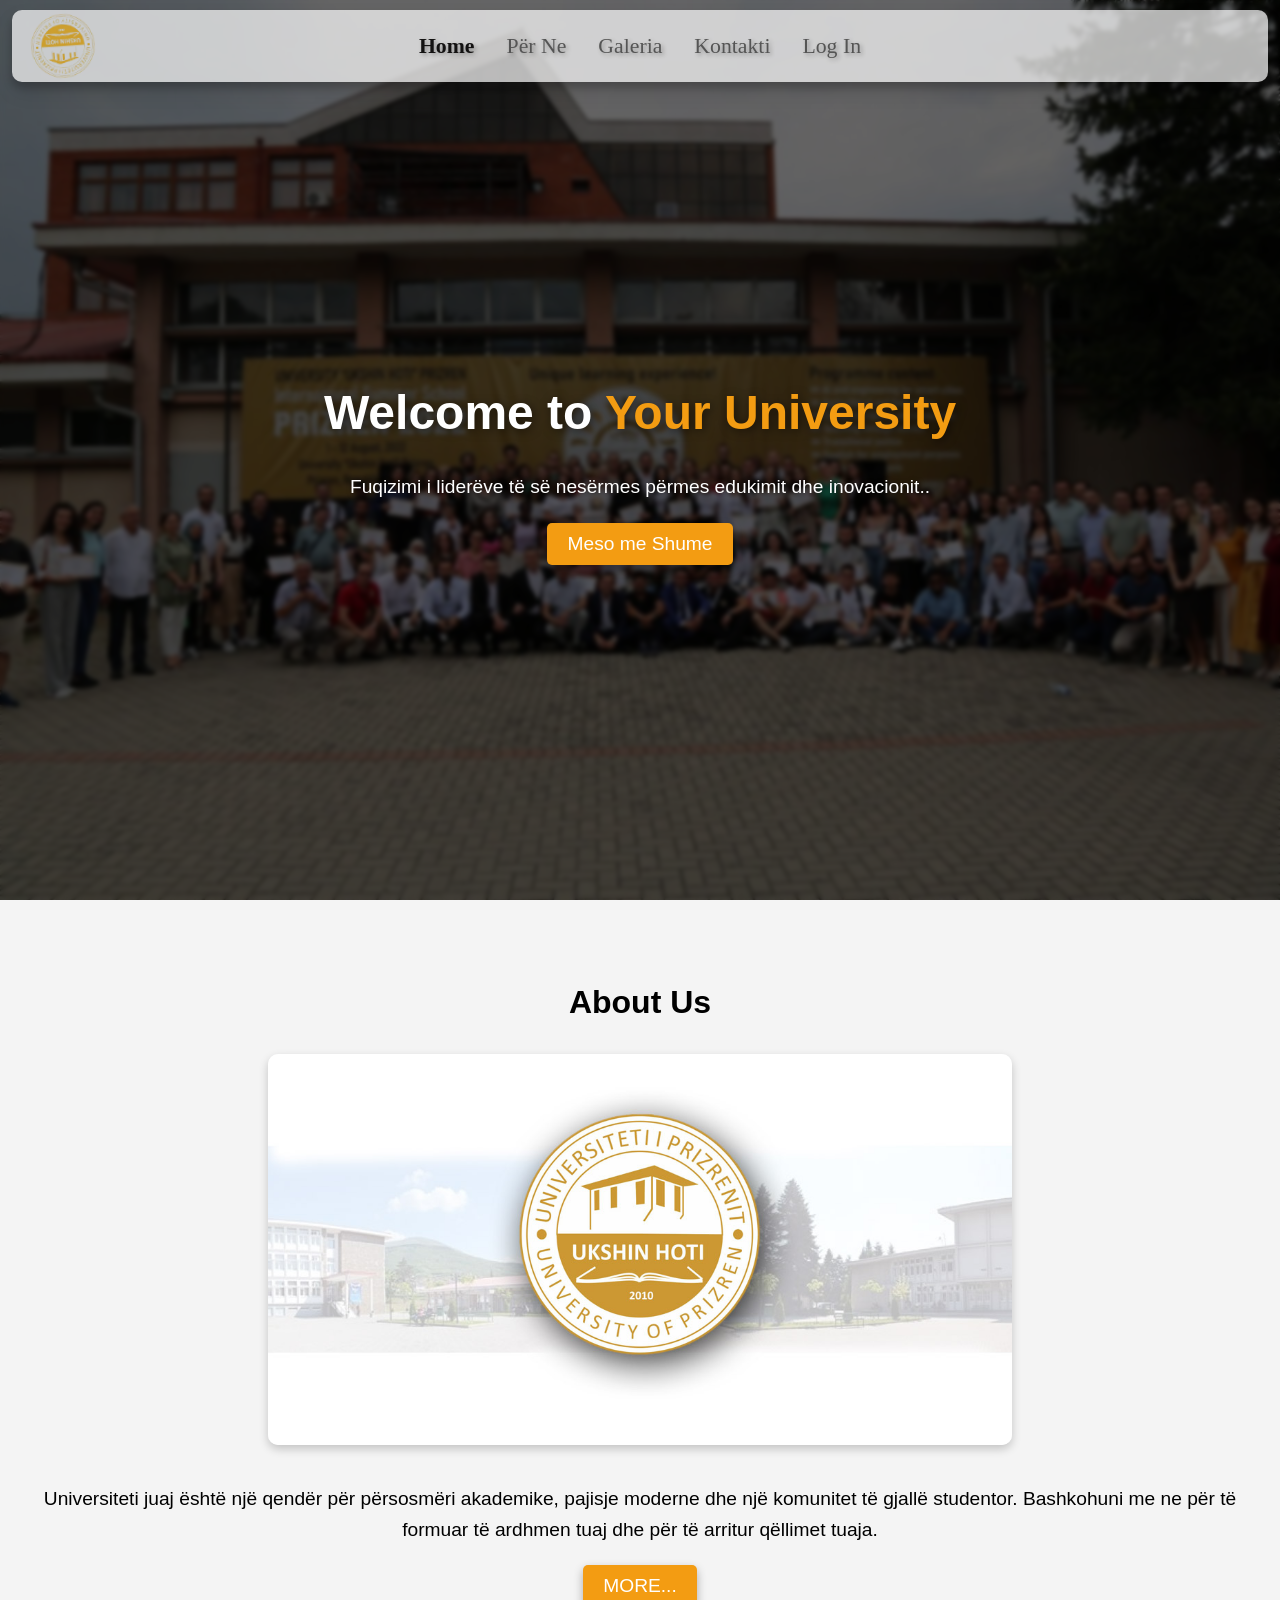
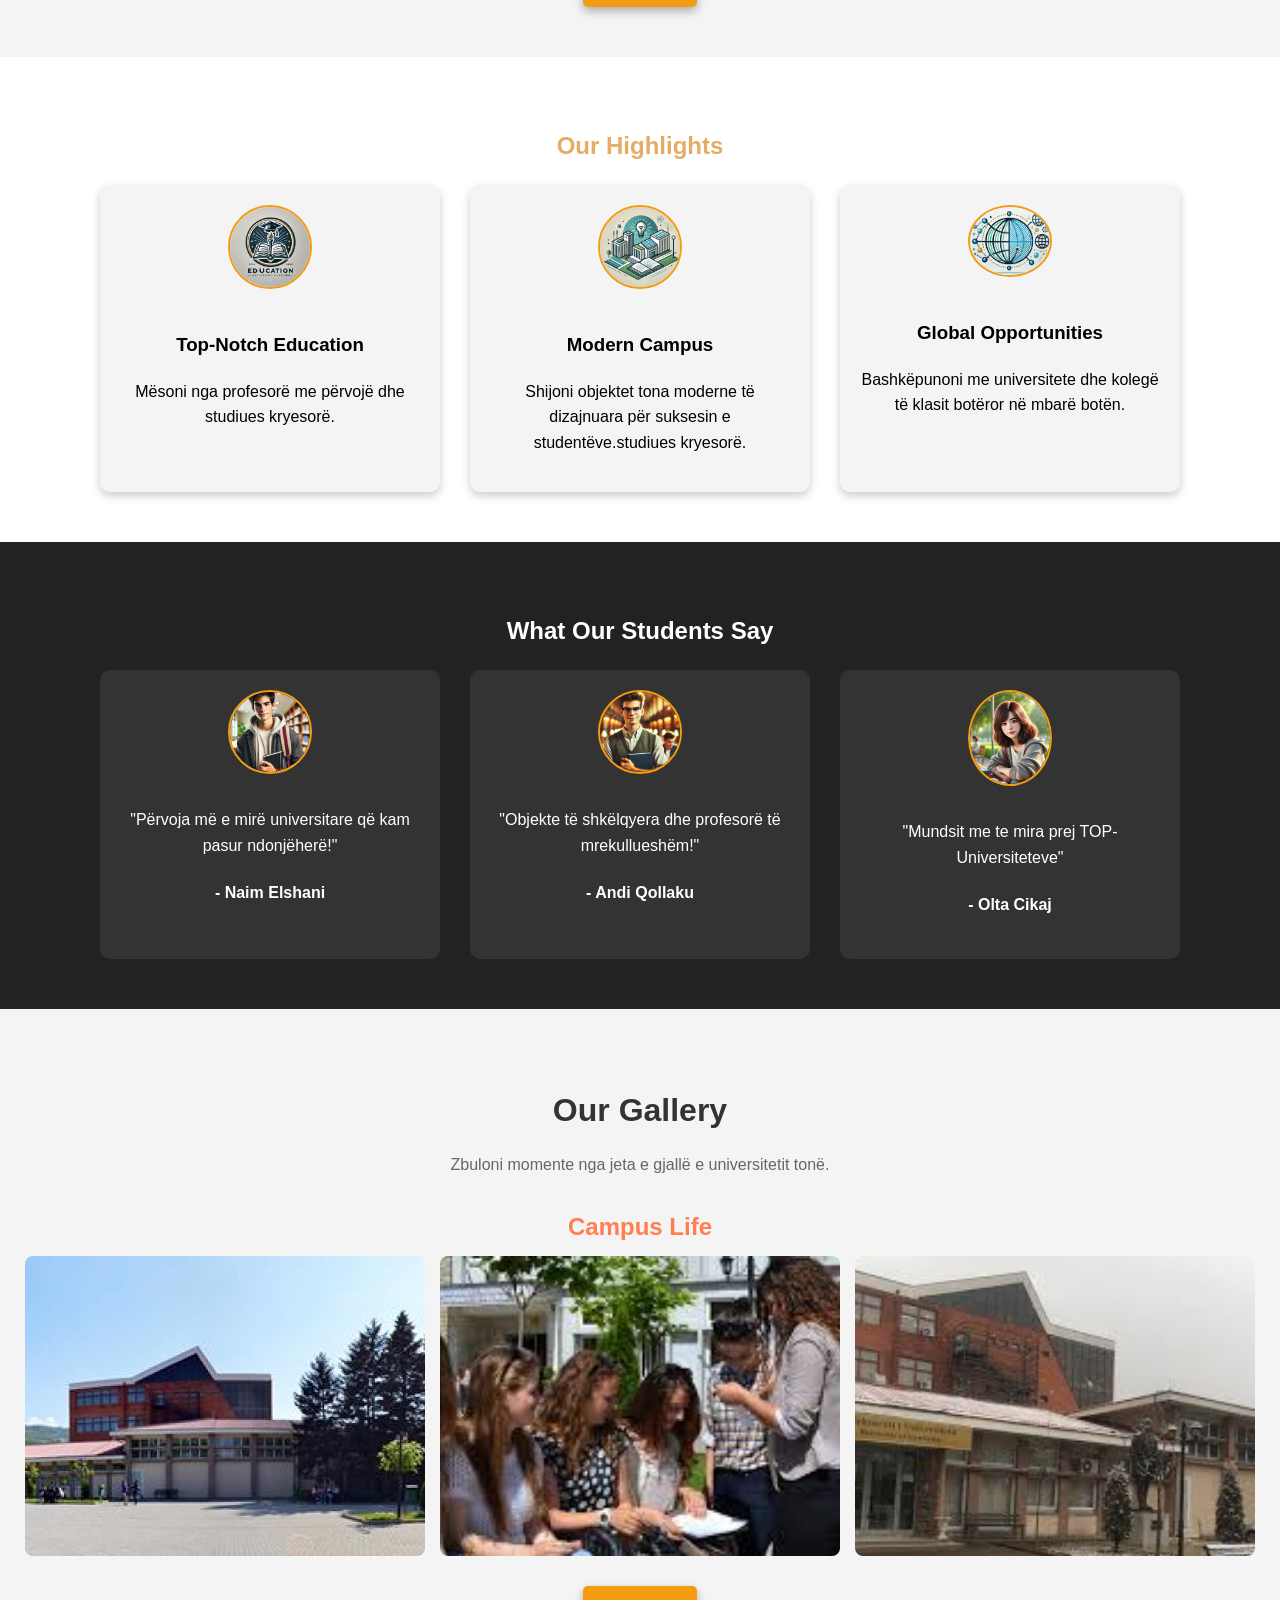
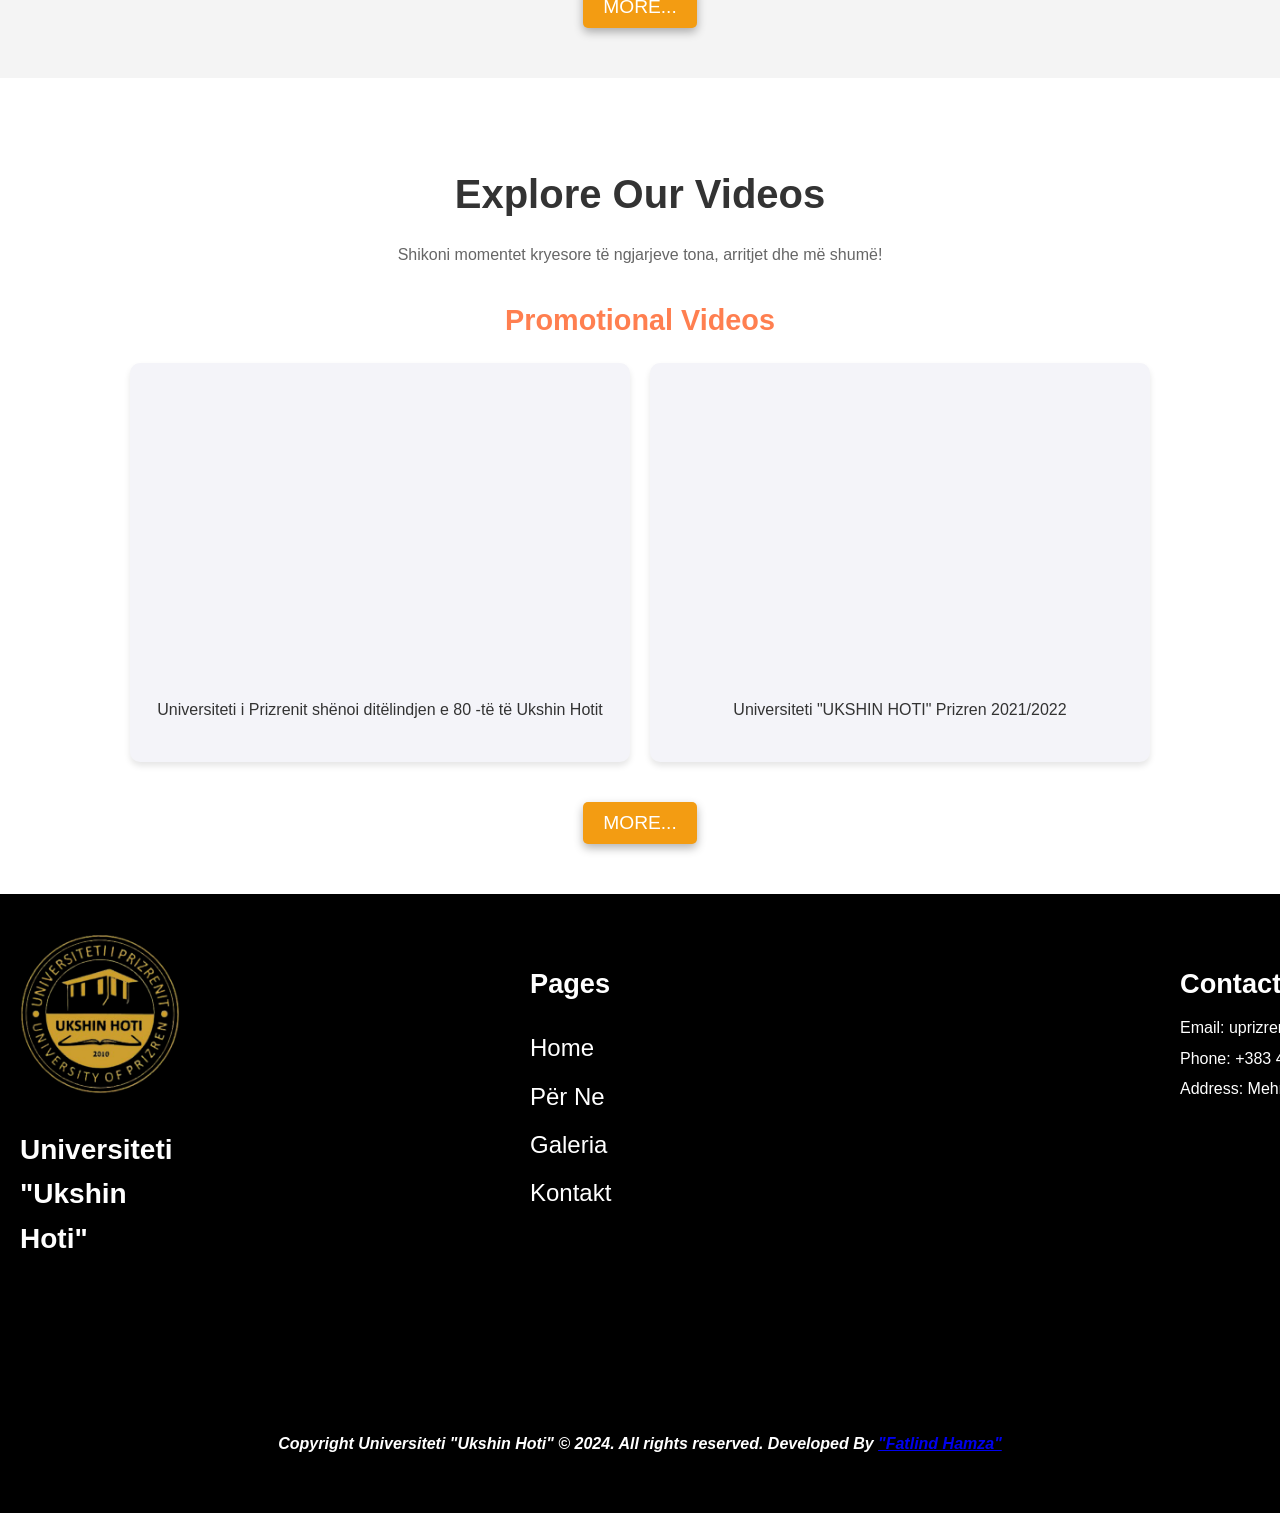
<file: UserPage/Galeria.html>
<!DOCTYPE html>
<html lang="en">
<head>
    <meta charset="UTF-8">
    <link rel="icon" href="../Images/TabLogo.png" type="">
    <meta name="viewport" content="width=device-width, initial-scale=1.0">
    <title>Galeria - Detyra 1</title>
    <link rel="stylesheet" href="css/Galeria.css">
    <link rel="stylesheet" href="../css/site-nav.css">
</head>
<body>
  <div class="col-12 col-sm-12 col-md-6 col-lg-3 col-xl-2">   
    <nav class="nav"> 
        <a href="../UsersPage.html"><img src="../Images/UpzLogo.png" alt="" class="logo"></a>
        <button type="button" class="nav-toggle" aria-expanded="false" aria-label="Open menu">
          <span class="nav-toggle-bar"></span>
          <span class="nav-toggle-bar"></span>
          <span class="nav-toggle-bar"></span>
        </button>
        <ul class="nav-list">
            <a href="../UsersPage.html" >Home</a>
            <a href="PerNe.html" >Për Ne</a>
            <a href="Galeria.html" style="color:rgb(19, 18, 18); font-weight: 550;">Galeria</a>
            <a href="Kontakti.html">Kontakti</a>
            <div class="user-menu">
              <img src="../Images/profile.png" alt=""> <!-- For username display -->
              <div class="dropdown-menu">
                <span class="username" id="usernameDisplay" style="color:rgb(19, 18, 18); font-weight: 550;"></span> 
                  <a href="MyAccount.html" id="myAccount">My Account</a>
                  <a href="#" id="logout">Logout</a> <!-- Logout button -->
              </div>
          </div>
            
        </ul>
    </nav>
</div>

<br><br><br><br><br><br><br>

      <!-- Gallery Section -->
  <section class="gallery">
    <h1>Welcome to Our Gallery</h1>
    <p>Zbuloni momente nga jeta e gjallë e universitetit tonë.</p>
    <div class="gallery-container">
     
      <div class="category">
        <h2>Campus Life</h2>
        <div class="photos">
          <img src="../Images/Campus1.jpg" alt="Campus Life 1" class="gallery-img">
          <img src="../Images/Campus2.jpg" alt="Campus Life 2" class="gallery-img">
          <img src="../Images/Campus3.jpg" alt="Campus Life 3" class="gallery-img">
        </div>
      </div>
  
      <div class="category">
        <h2>Events</h2>
        <div class="photos">
          <img src="../Images/event1.jpg" alt="Event 1" class="gallery-img">
          <img src="../Images/event2.jpg" alt="Event 2" class="gallery-img">
          <img src="../Images/event3.jpg" alt="Event 3" class="gallery-img">
        </div>
      </div>
  
      <div class="category">
        <h2>Achievements</h2>
        <div class="photos">
          <img src="../Images/achivment1.png" alt="Achievement 1" class="gallery-img">
          <img src="../Images/achivement2.jpg" alt="Achievement 2" class="gallery-img">
          <img src="../Images/achivement3.jpg" alt="Achievement 3" class="gallery-img">
        </div>
      </div>
    </div>
  </section>

  
  <div id="lightbox" class="lightbox">
    <span class="close">&times;</span>
    <img class="lightbox-img" src="" alt="">
  </div>



   <!-- Video Section -->
   <section class="videos">
    <h1>Explore Our Videos</h1>
    <p>Watch highlights of our events, achievements, and more!</p>
    <div class="video-container">
 
      <div class="video-category">
        <h2>Promotional Videos</h2>
        <div class="video-grid">
          <div class="video-card">
            <iframe width="560" height="315" src="https://www.youtube.com/embed/PJKhlBDeYtg?si=Ly0bnFitCqzoNZ7r" title="YouTube video player" frameborder="0" allow="accelerometer; autoplay; clipboard-write; encrypted-media; gyroscope; picture-in-picture; web-share" referrerpolicy="strict-origin-when-cross-origin" allowfullscreen></iframe>
            <p>Universiteti i Prizrenit shënoi ditëlindjen e 80 -të të Ukshin Hotit</p>
          </div>
          <div class="video-card">
            <iframe width="560" height="315" src="https://www.youtube.com/embed/m9nmyC9tDhY?si=QIgGr9nDsVNc5AHM" title="YouTube video player" frameborder="0" allow="accelerometer; autoplay; clipboard-write; encrypted-media; gyroscope; picture-in-picture; web-share" referrerpolicy="strict-origin-when-cross-origin" allowfullscreen></iframe>
            <p>Universiteti "UKSHIN HOTI" Prizren 2021/2022</p>
          </div>
        </div>
      </div>
      
    
      <div class="video-category">
        <h2>Event Highlights</h2>
        <div class="video-grid">
          <div class="video-card">
            <iframe width="560" height="315" src="https://www.youtube.com/embed/Zba51OzS-TI?si=KInt2j-_MVv8XsJD" title="YouTube video player" frameborder="0" allow="accelerometer; autoplay; clipboard-write; encrypted-media; gyroscope; picture-in-picture; web-share" referrerpolicy="strict-origin-when-cross-origin" allowfullscreen></iframe>

            <p>International Summer School Prizren 2023</p>
          </div>
          <div class="video-card">
            <iframe width="560" height="315" src="https://www.youtube.com/embed/D1uPw6vrKD4?si=y0wUFYeam-wV8lSf" title="YouTube video player" frameborder="0" allow="accelerometer; autoplay; clipboard-write; encrypted-media; gyroscope; picture-in-picture; web-share" referrerpolicy="strict-origin-when-cross-origin" allowfullscreen></iframe>

            <p>International Summer School Prizren 2023</p>
          </div>
        </div>
      </div>
      
      
      <div class="video-category">
        <h2>Student & Faculty Testimonials</h2>
        <div class="video-grid">
          <div class="video-card">
            <iframe width="560" height="315" src="https://www.youtube.com/embed/65cbGc_jKx4?si=_L6QZsfmYBbHdoFE" title="YouTube video player" frameborder="0" allow="accelerometer; autoplay; clipboard-write; encrypted-media; gyroscope; picture-in-picture; web-share" referrerpolicy="strict-origin-when-cross-origin" allowfullscreen></iframe>
            <p>Universiteti UKSHIN HOTI Prizren</p>
          </div>
          <div class="video-card">
            <iframe width="560" height="315" src="https://www.youtube.com/embed/7V0eD0xwyHw?si=p_Wvel0mivi7LE9N" title="YouTube video player" frameborder="0" allow="accelerometer; autoplay; clipboard-write; encrypted-media; gyroscope; picture-in-picture; web-share" referrerpolicy="strict-origin-when-cross-origin" allowfullscreen></iframe>
            <p>Universiteti UKSHIN HOTI Prizren (12.05.2020)</p>
          </div>
        </div>
      </div>
    </div>
  </section>



  <script src="js/Galeria.js"></script>



<footer class="footer">
  <div class="footer-container">
    <div class="footer-logo">
      <img src="../Images/UpzLogo.png" alt="Logo" class="logo-image">
      <h2 class="site-name">Universiteti <br> "Ukshin Hoti"</h2>
    </div>
    <div class="footer-links">
      <h3>Pages</h3>
      <ul>
        <li><a href="../UsersPage.html">Home</a></li>
        <li><a href="PerNe.html">Për Ne</a></li>
        <li><a href="Galeria.html">Galeria</a></li>
        <li><a href="Kontakti.html">Kontakt</a></li>
      </ul>
    </div>
    <div class="footer-contact">
      <h3>Contact Us</h3>
      <p>Email: uprizrenit@uni-pz.com</p>
      <p>Phone: +383 49 44 55 66</p>
      <p>Address: Mehmet Hasi, Prizren, KOSOVO</p>
    </div>
   
  </div> 
  <div class="footer-text">
      <p>Copyright Universiteti "Ukshin Hoti" © 2024. All rights reserved. Developed By <a href="https://fatlindportfolio.click/">"Fatlind Hamza"</a></p>
    </div>
</footer>


<script src="js/Galeria.js"></script>
<script src="../js/navbar.js" defer></script>
</body>
</html>
</file>
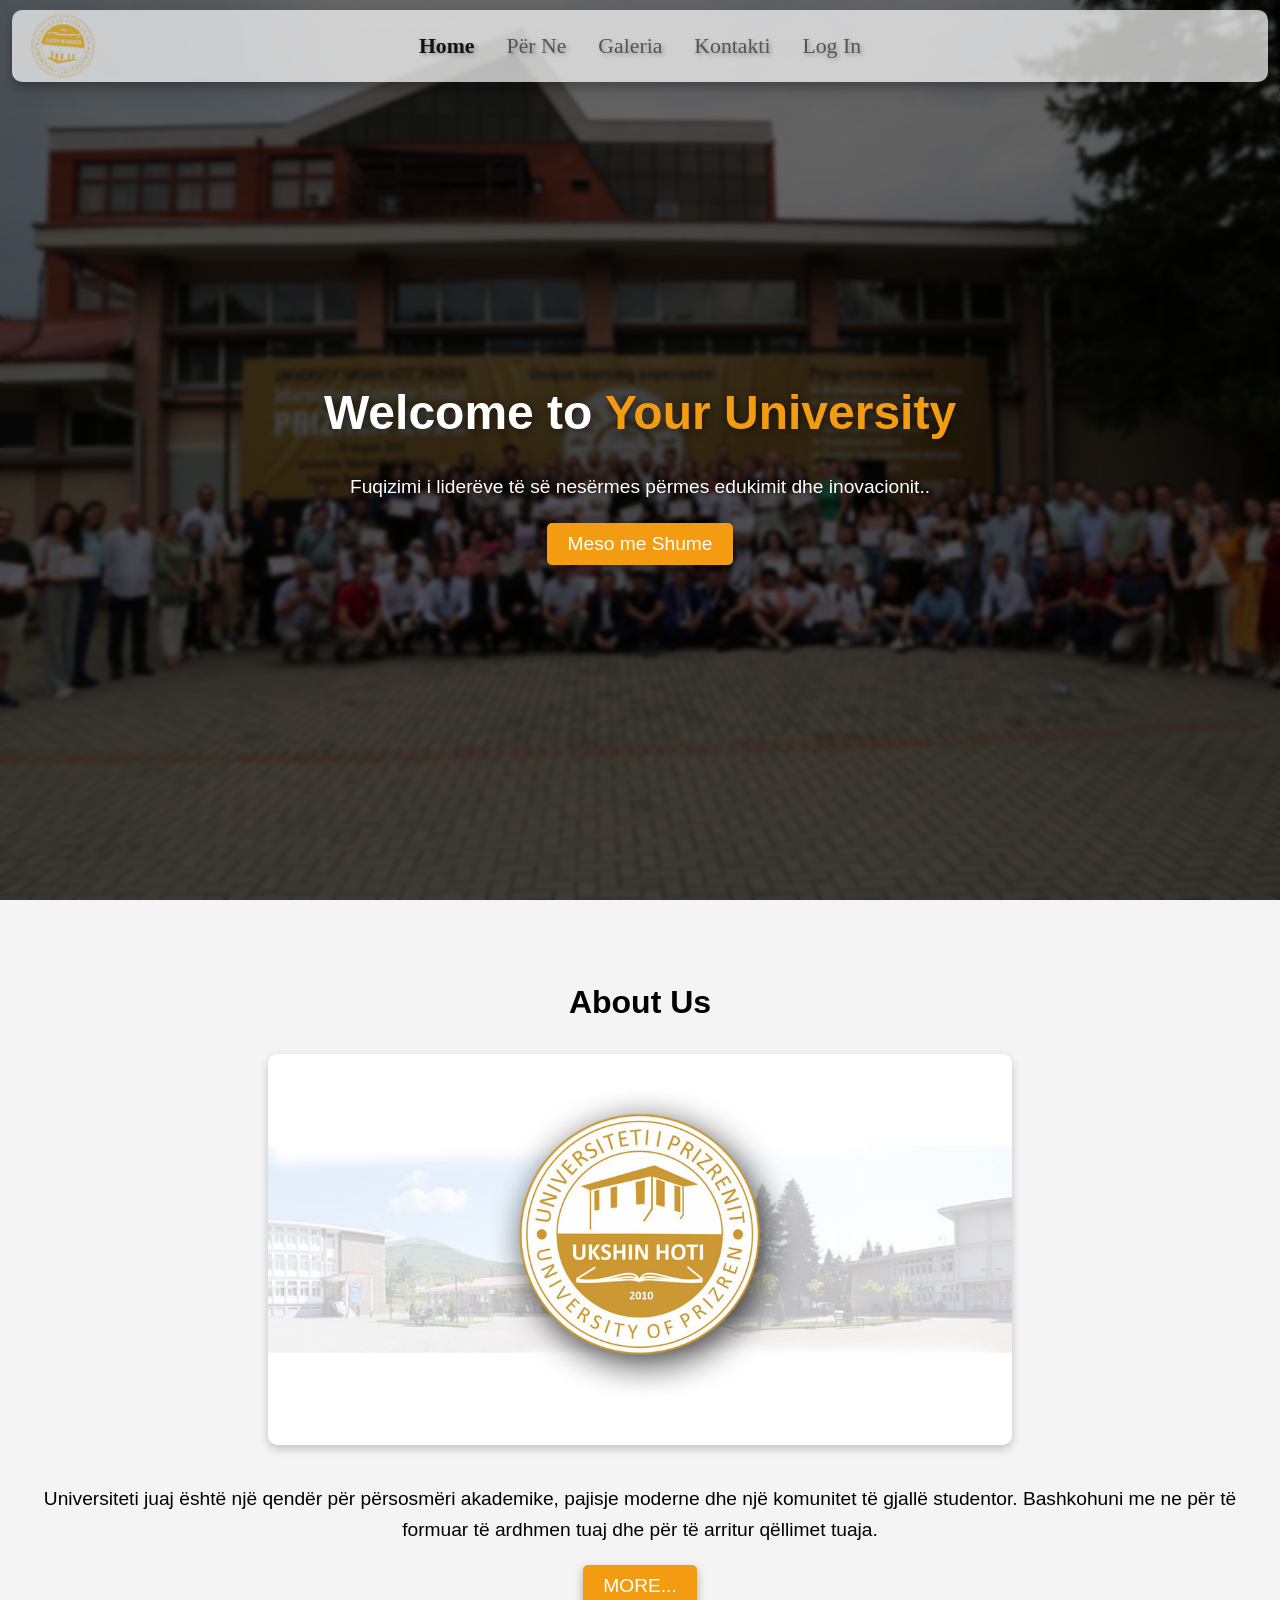
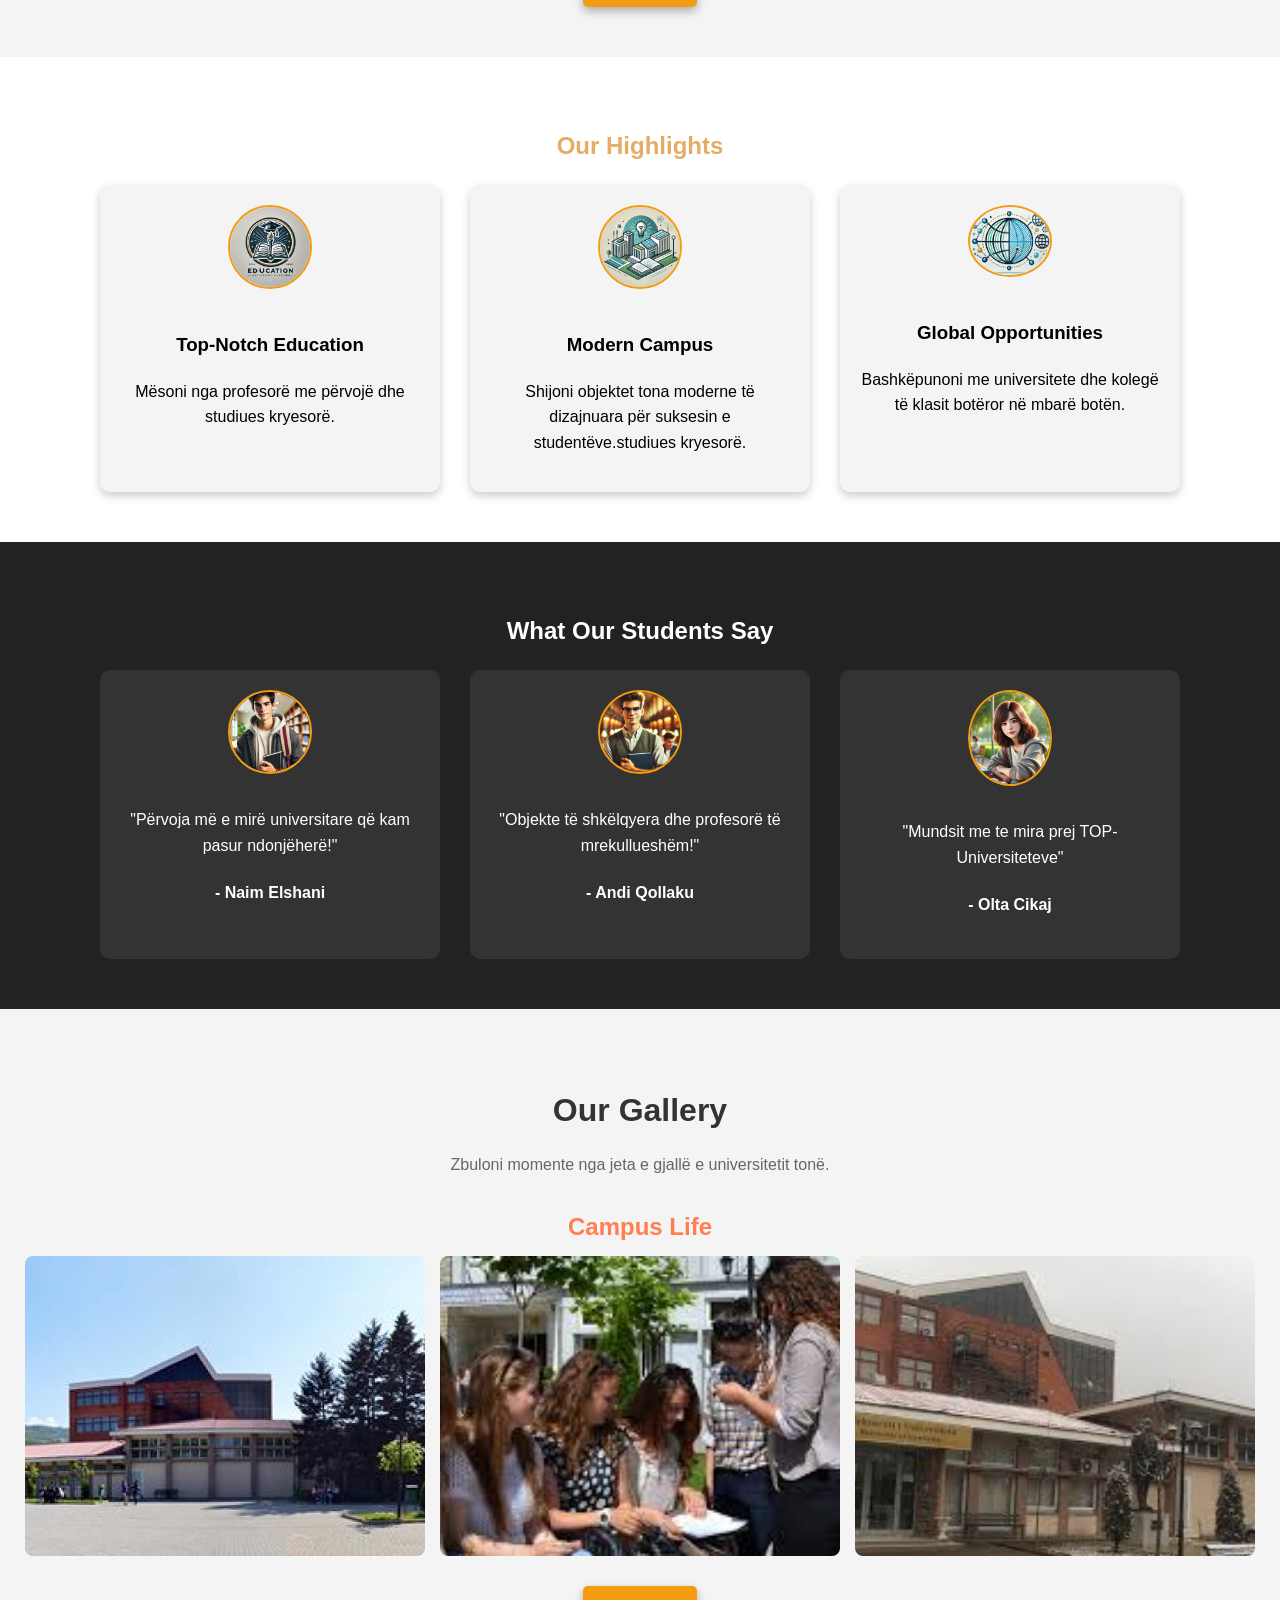
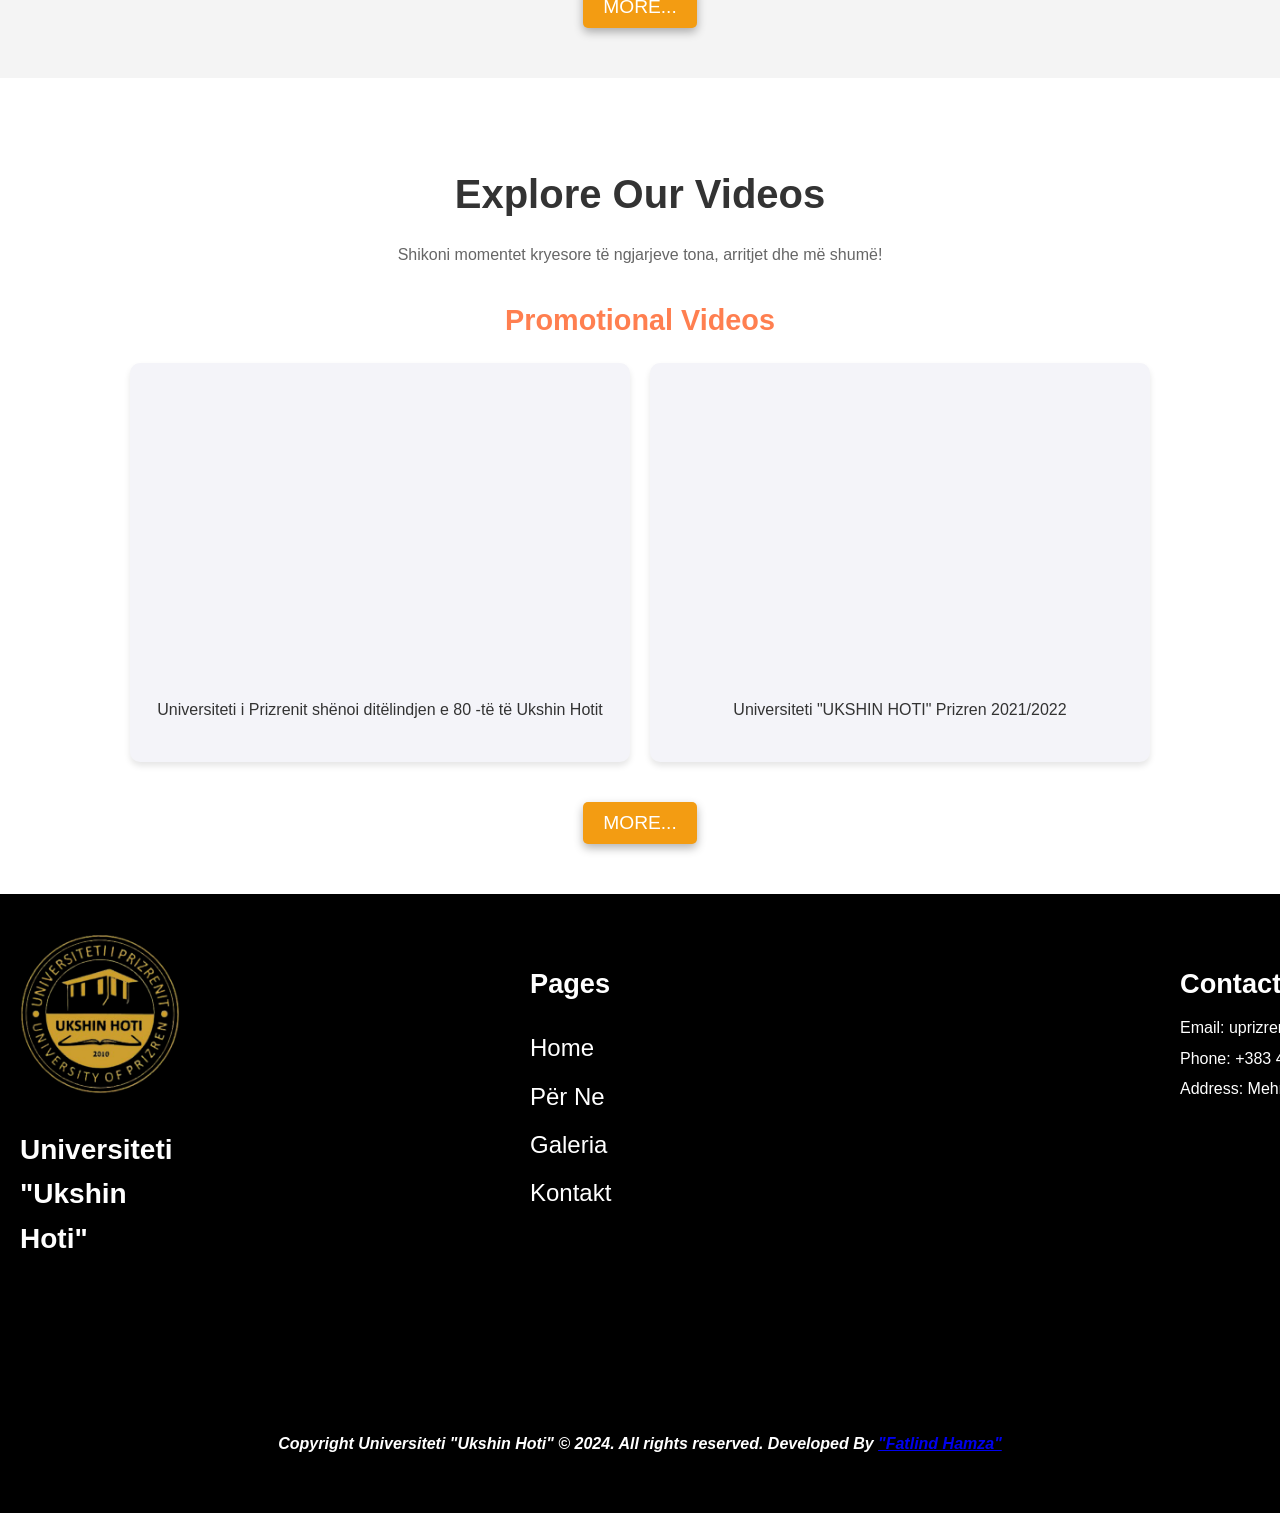
<file: UserPage/Kontakti.html>
<!DOCTYPE html>
<html lang="en">
<head>
    <meta charset="UTF-8">
    <link rel="icon" href="../Images/TabLogo.png" type="">
    <meta name="viewport" content="width=device-width, initial-scale=1.0">
    <title>Kontakti - Detyra 1</title>
   <link rel="stylesheet" href="css/Kontakti.css">
   <link rel="stylesheet" href="../css/site-nav.css">
</head>
<body>
  <div class="col-12 col-sm-12 col-md-6 col-lg-3 col-xl-2">   
    <nav class="nav"> 
        <a href="../UsersPage.html"><img src="../Images/UpzLogo.png" alt="" class="logo"></a>
        <button type="button" class="nav-toggle" aria-expanded="false" aria-label="Open menu">
          <span class="nav-toggle-bar"></span>
          <span class="nav-toggle-bar"></span>
          <span class="nav-toggle-bar"></span>
        </button>
        <ul class="nav-list">
            <a href="../UsersPage.html" >Home</a>
            <a href="PerNe.html" >Për Ne</a>
            <a href="Galeria.html">Galeria</a>
            <a href="Kontakti.html" style="color:rgb(19, 18, 18); font-weight: 550;">Kontakti</a>
            <div class="user-menu">
              <img src="../Images/profile.png" alt=""> <!-- For username display -->
              <div class="dropdown-menu">
                <span class="username" id="usernameDisplay" style="color:rgb(19, 18, 18); font-weight: 550;"></span> 
                  <a href="MyAccount.html" id="myAccount">My Account</a>
                  <a href="#" id="logout">Logout</a> <!-- Logout button -->
              </div>
          </div>
            
        </ul>
    </nav>
</div>



<br> <br> <br> <br> <br> 

<div class="new_home_web">
  <div class="responsive-container-block big-container">
    <img class="imgBG" src="https://workik-widget-assets.s3.amazonaws.com/widget-assets/images/aw65.png">
    <div class="responsive-container-block textContainer">
      <div class="topHead">
        <p class="text-blk heading">
          Get in
          <span class="orangeText">
            touch
          </span>
        </p>
        <div class="orangeLine" id="w-c-s-bgc_p-2-dm-id"></div>
      </div>
      <p class="text-blk subHeading">
        Lorem ipsum dolor sit amet, consectetur adipiscing elit, sed do eiusmod tempor incididunt ut labore et dolore magna aliqua.
      </p>
    </div>
    <div class="responsive-container-block container">
      <div class="responsive-cell-block wk-tab-12 wk-mobile-12 wk-desk-7 wk-ipadp-10 line" id="i69b">
        <form class="form-box" id="contactForm" action="https://formspree.io/f/mdkoldqz" method="POST">
          <div class="container-block form-wrapper">
            <div class="responsive-container-block">
              <div class="left4">
                <div class="responsive-cell-block wk-ipadp-6 wk-tab-12 wk-mobile-12 wk-desk-6" id="i10mt-2">
                  <input class="input" id="ijowk-2" name="name" required placeholder="First Name">
                </div>
                <div class="responsive-cell-block wk-desk-6 wk-ipadp-6 wk-tab-12 wk-mobile-12">
                  <input class="input" id="indfi-2" name="Last Name" placeholder="Last Name">
                </div>
                <div class="responsive-cell-block wk-desk-6 wk-ipadp-6 wk-tab-12 wk-mobile-12">
                  <input class="input" id="ipmgh-2" name="email" type="email" required placeholder="Email Address">
                </div>
                <div class="responsive-cell-block wk-desk-6 wk-ipadp-6 wk-tab-12 wk-mobile-12 lastPhone">
                  <input class="input" id="imgis-2" name="number" type="tel" required placeholder="Phone Number">
                </div>
              </div>
              <div class="responsive-cell-block wk-tab-12 wk-mobile-12 wk-desk-12 wk-ipadp-12" id="i634i-2">
                <textarea class="textinput" id="i5vyy-2" name="message" required placeholder="Message"></textarea>
              </div>
            </div>
            <button type="submit" class="send" id="w-c-s-bgc_p-1-dm-id">
              Send
            </button>
          </div>
        </form>
      </div>
    </div>
  </div>
</div>

<!-- HTML -->
<footer class="footer">
  <div class="footer-container">
    <div class="footer-logo">
      <img src="../Images/UpzLogo.png" alt="Logo" class="logo-image">
      <h2 class="site-name">Universiteti <br> "Ukshin Hoti"</h2>
    </div>
    <div class="footer-links">
      <h3>Pages</h3>
      <ul>
        <li><a href="../UsersPage.html">Home</a></li>
        <li><a href="PerNe.html">Për Ne</a></li>
        <li><a href="Galeria.html">Galeria</a></li>
        <li><a href="Kontakti.html">Kontakt</a></li>
      </ul>
    </div>
    <div class="footer-contact">
      <h3>Contact Us</h3>
      <p>Email: uprizrenit@uni-pz.com</p>
      <p>Phone: +383 49 44 55 66</p>
      <p>Address: Mehmet Hasi, Prizren, KOSOVO</p>
    </div>
   
  </div> 
  <div class="footer-text">
      <p>Copyright Universiteti "Ukshin Hoti" © 2022. All rights reserved. Developed By <a href="https://fatlindportfolio.click/">"Fatlind Hamza"</a></p>
    </div>
</footer>

<script src="js/Kontakti.js"></script>
<script src="../js/navbar.js" defer></script>
</body>
</html>
</file>
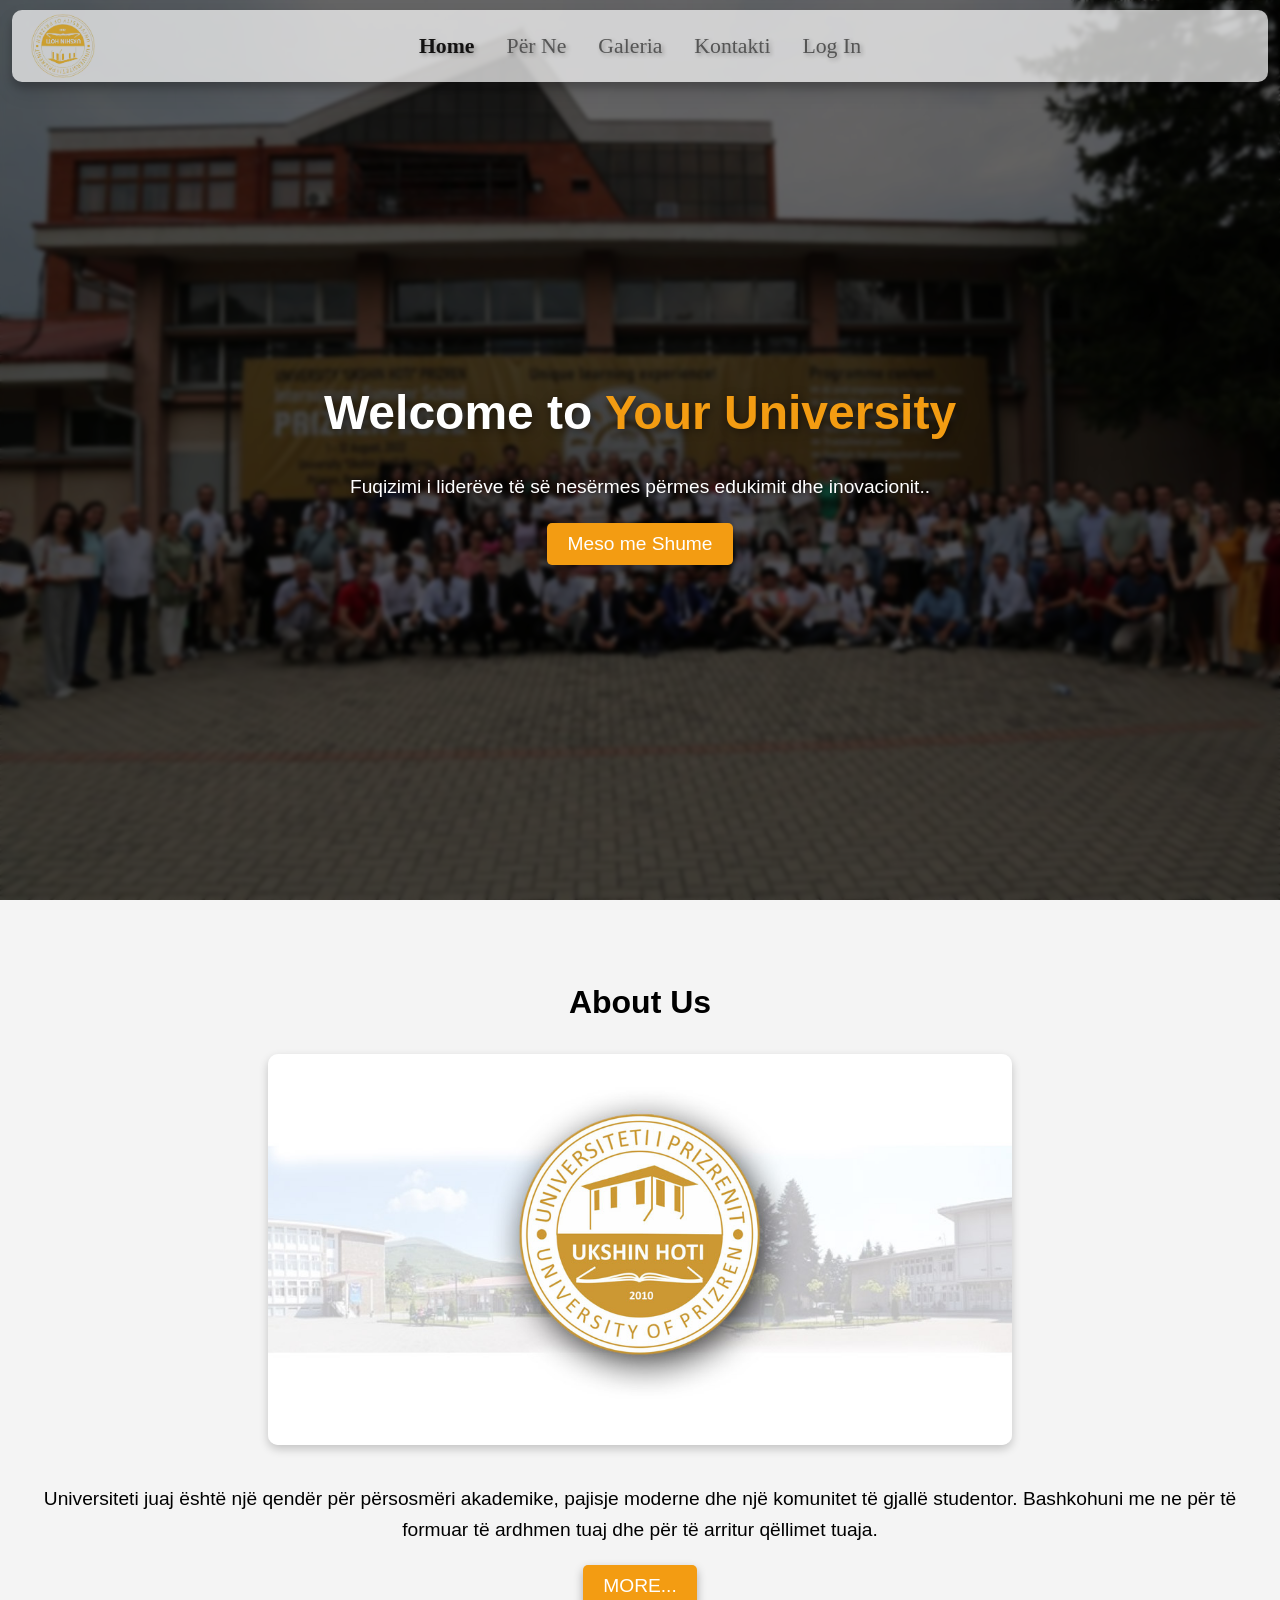
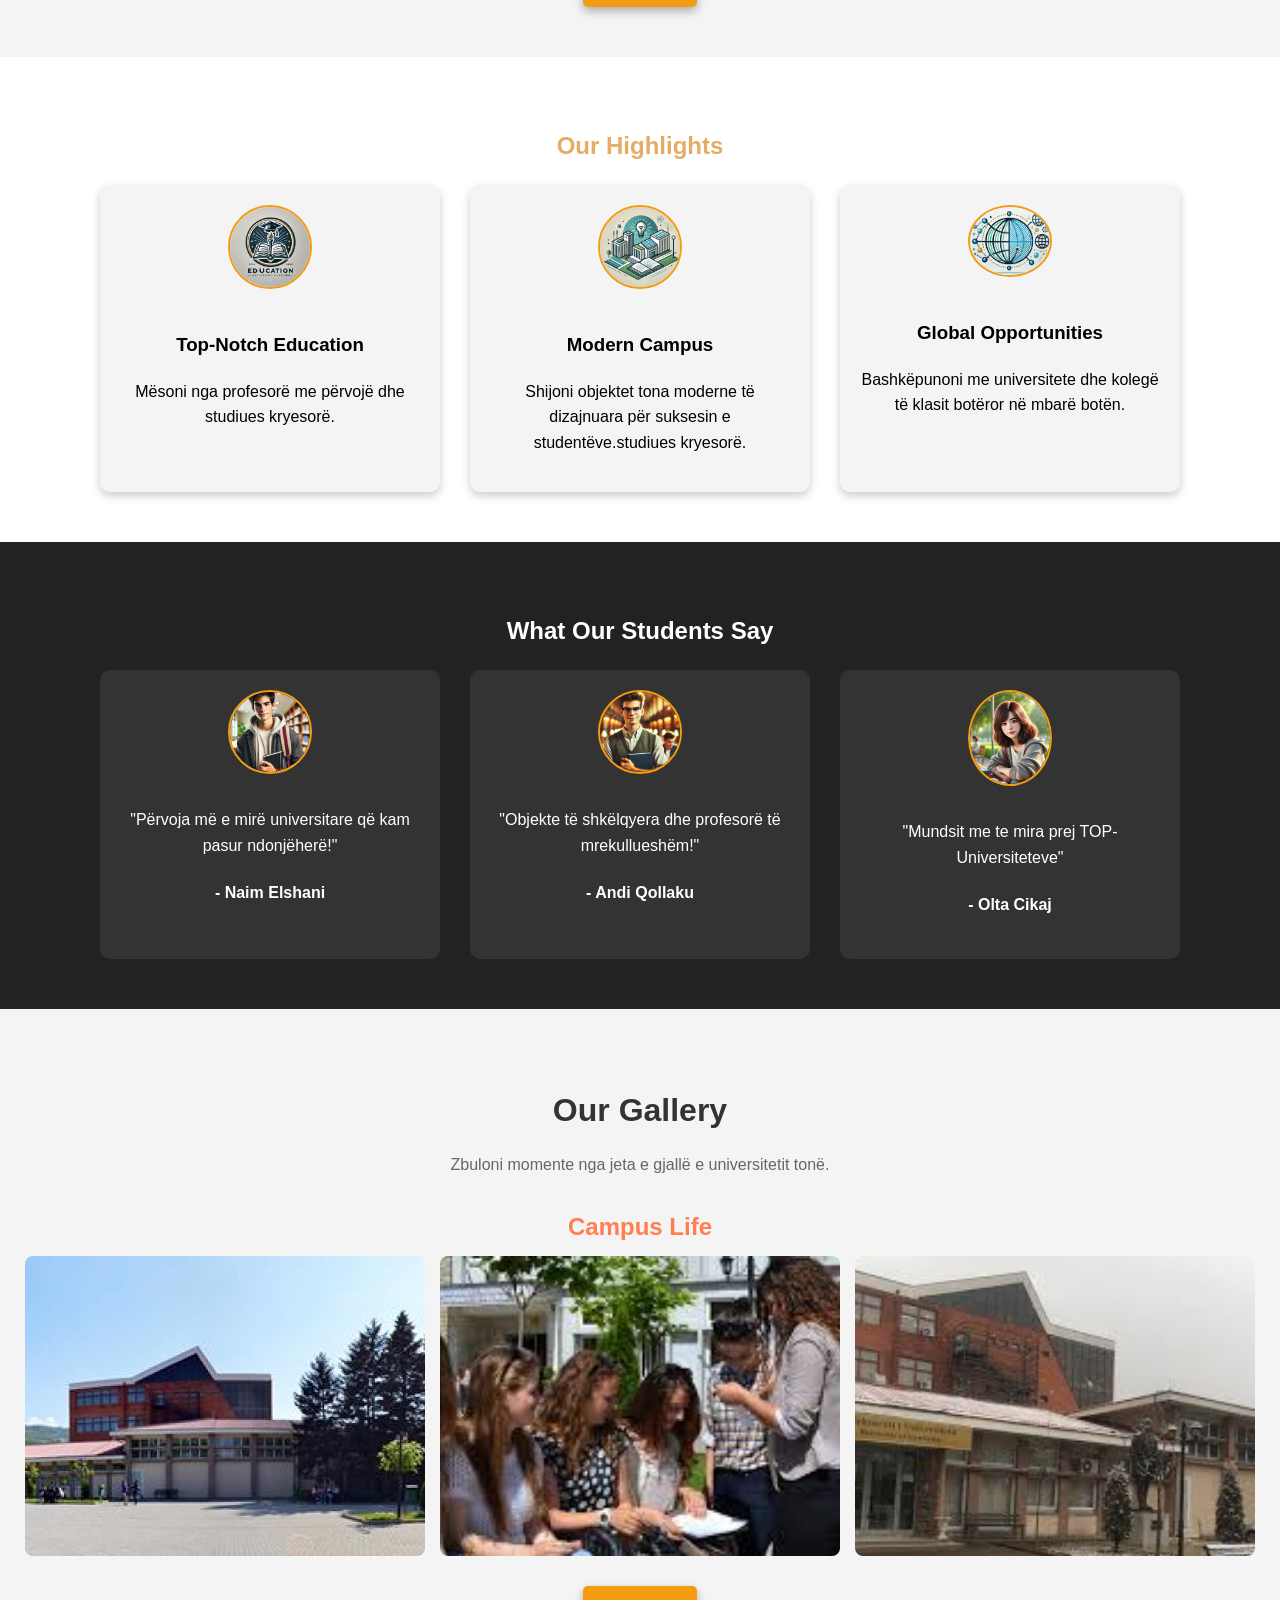
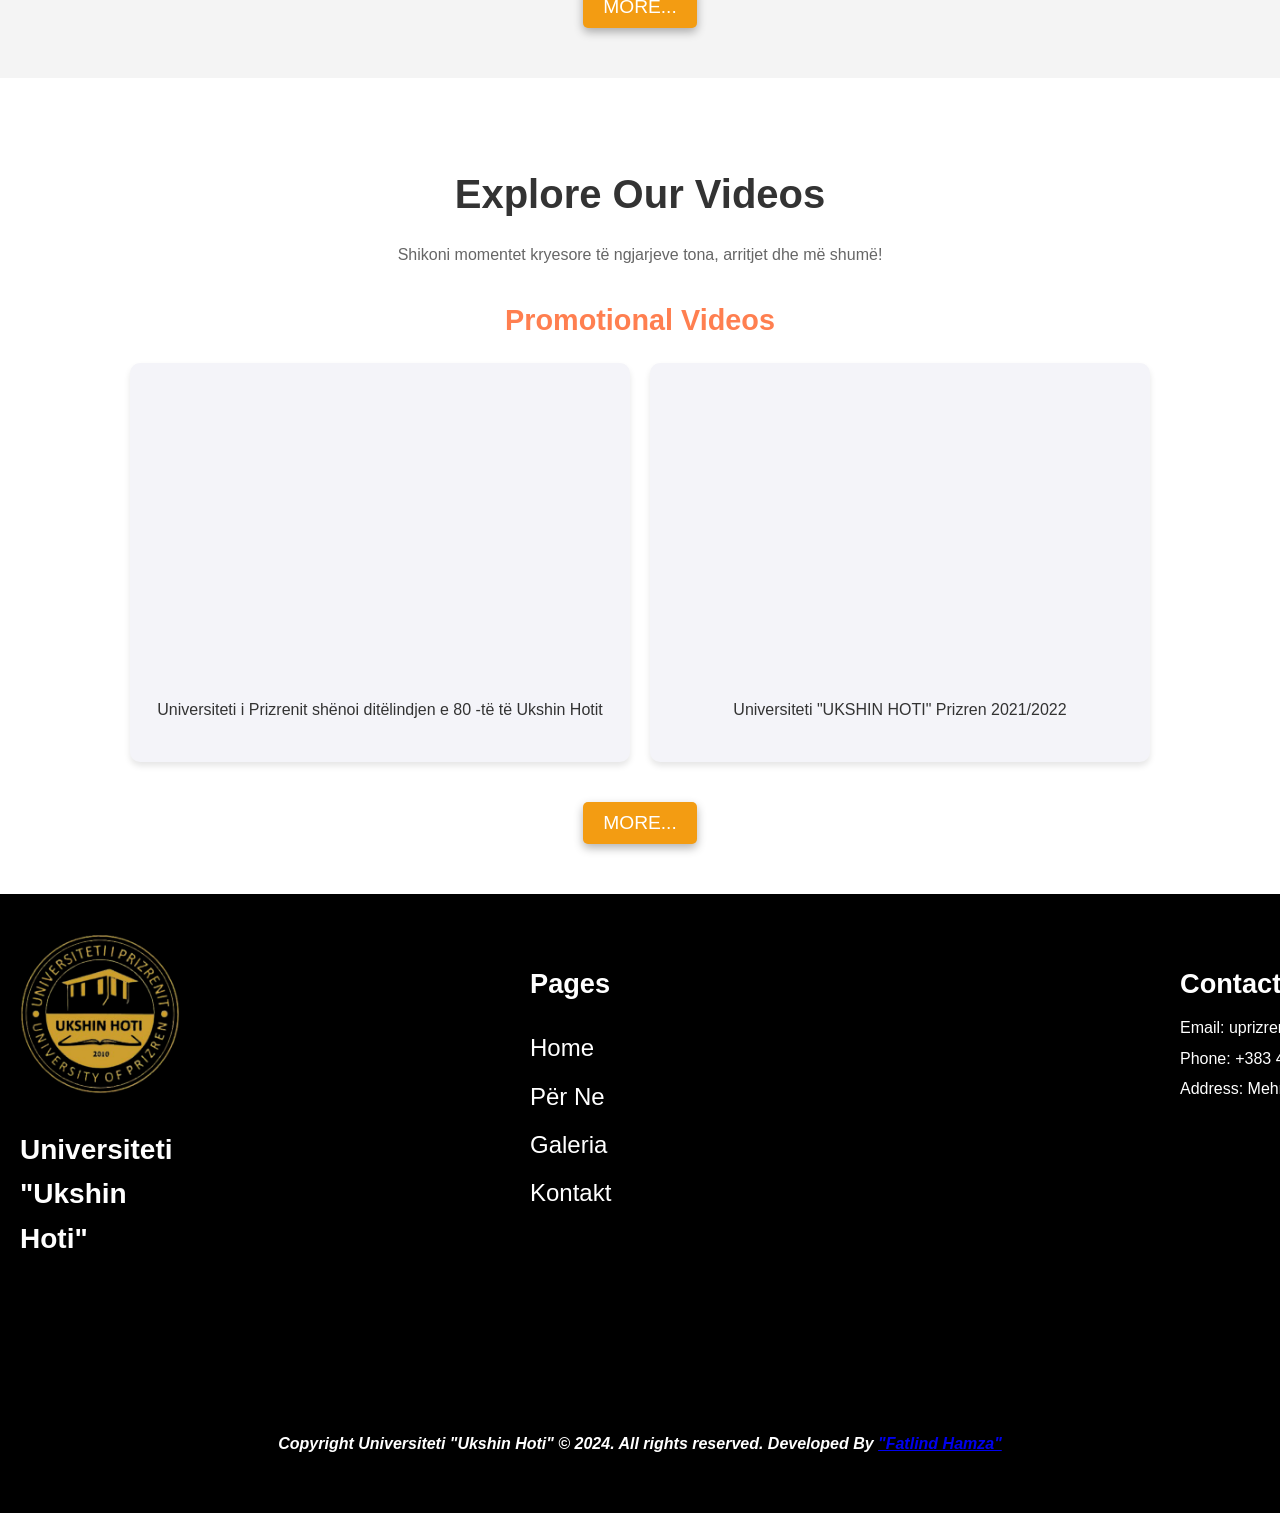
<file: UserPage/MyAccount.html>
<!DOCTYPE html>
<html lang="en">
<head>
    <meta charset="UTF-8">
    <link rel="icon" href="../Images/TabLogo.png" type="">
    <meta name="viewport" content="width=device-width, initial-scale=1.0">
    <title>Per Ne - Detyra 1</title>
    <link rel="stylesheet" href="css/MyAccount.css">
    <link rel="stylesheet" href="../css/site-nav.css">
</head>
<body>

    <div class="col-12 col-sm-12 col-md-6 col-lg-3 col-xl-2">   
        <nav class="nav"> 
            <a href="../UsersPage.html"><img src="../Images/UpzLogo.png" alt="" class="logo"></a>
            <button type="button" class="nav-toggle" aria-expanded="false" aria-label="Open menu">
              <span class="nav-toggle-bar"></span>
              <span class="nav-toggle-bar"></span>
              <span class="nav-toggle-bar"></span>
            </button>
            <ul class="nav-list">
                <a href="../UsersPage.html" >Home</a>
                <a href="PerNe.html">Për Ne</a>
                <a href="Galeria.html">Galeria</a>
                <a href="Kontakti.html">Kontakti</a>
                <div class="user-menu">
                    <img src="../Images/profile.png" alt=""> <!-- For username display -->
                    <div class="dropdown-menu">
                      <span class="username" id="usernameDisplay" style="color:rgb(19, 18, 18); font-weight: 550;"></span> 
                        <a href="MyAccount.html" id="myAccount">My Account</a>
                        <a href="#" id="logout">Logout</a> <!-- Logout button -->
                    </div>
                </div>
                
            </ul>
        </nav>
    </div>

    <br><br><br><br><br><br><br>

    <!-- connatin info  -->
    <div class="container">
      <h2>My Account</h2>
  
      <div class="section">
        <label for="name">Name:</label>
        <input type="text" id="name" placeholder="Enter your name">
      </div>
  
      <div class="section">
        <label for="surname">Surname:</label>
        <input type="text" id="surname" placeholder="Enter your surname">
      </div>
  
      <div class="section">
        <label for="username">Username:</label>
        <input type="text" id="username" placeholder="Enter your username" disabled>
      </div>
  
      <div class="section">
        <label for="email">Email:</label>
        <input type="email" id="email" placeholder="Enter your email">
      </div>
  
      <div class="section">
        <label for="password">Password:</label>
        <input type="password" id="password" placeholder="Enter your password">
      </div>
  
      <div class="section">
        <button id="saveChanges">Save Changes</button>
        <p class="success-message" id="successMessage"></p>
      </div>
    </div>
    <script src="js/MyAccount.js"></script>
  
  
  <!-- contain info end -->
  
      <!-- HTML -->
  <footer class="footer">
    <div class="footer-container">
      <div class="footer-logo">
        <img src="../Images/UpzLogo.png" alt="Logo" class="logo-image">
        <h2 class="site-name">Universiteti <br> "Ukshin Hoti"</h2>
      </div>
      <div class="footer-links">
        <h3>Pages</h3>
        <ul>
          <li><a href="../UsersPage.html">Home</a></li>
          <li><a href="PerNe.html">Për Ne</a></li>
          <li><a href="Galeria.html">Galeria</a></li>
          <li><a href="Kontakti.html">Kontakt</a></li>
        </ul>
      </div>
      <div class="footer-contact">
        <h3>Contact Us</h3>
        <p>Email: uprizrenit@uni-pz.com</p>
        <p>Phone: +383 49 44 55 66</p>
        <p>Address: Mehmet Hasi, Prizren, KOSOVO</p>
      </div>
     
    </div> 
    <div class="footer-text">
        <p>Copyright Universiteti "Ukshin Hoti" © 2024. All rights reserved. Developed By <a href="https://fatlindportfolio.click/">"Fatlind Hamza"</a></p>
      </div>
  </footer>

    <script src="js/MyAccount.js"></script>
    <script src="../js/navbar.js" defer></script>
</body>
</html>
</file>
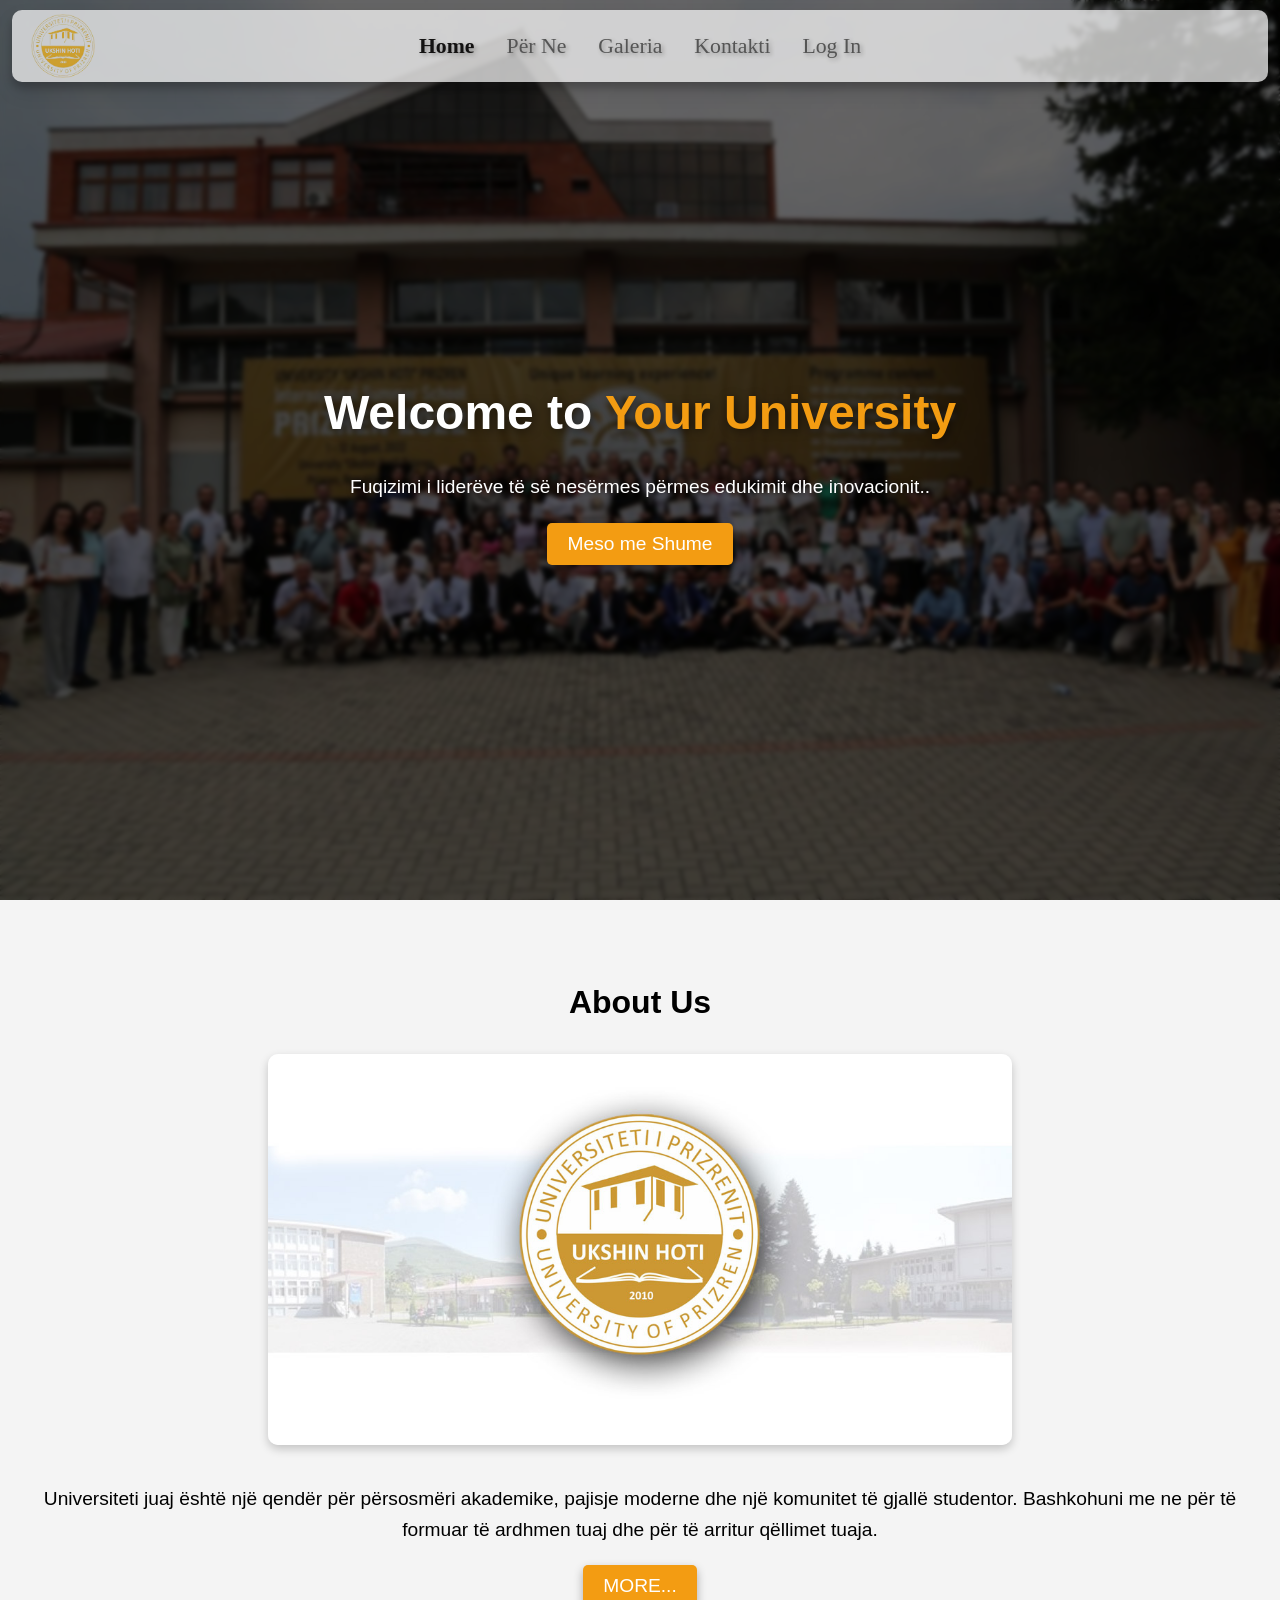
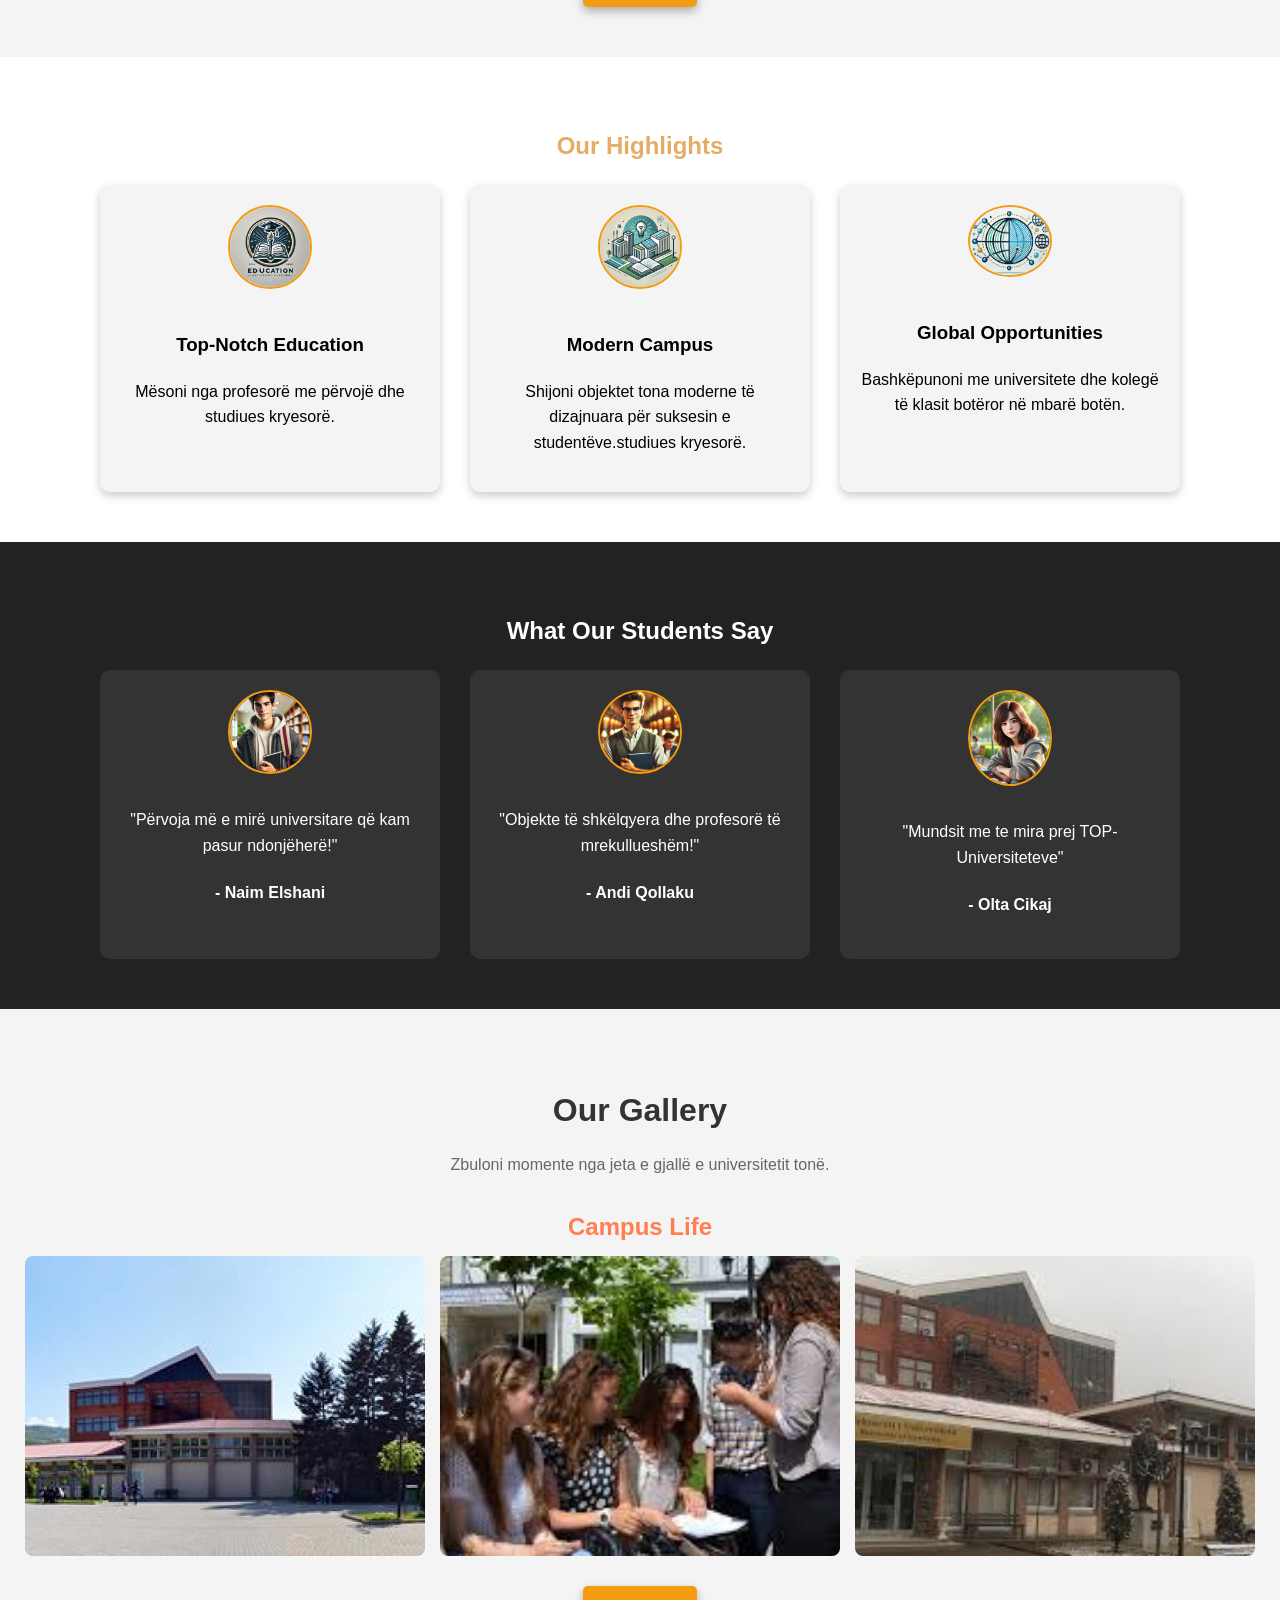
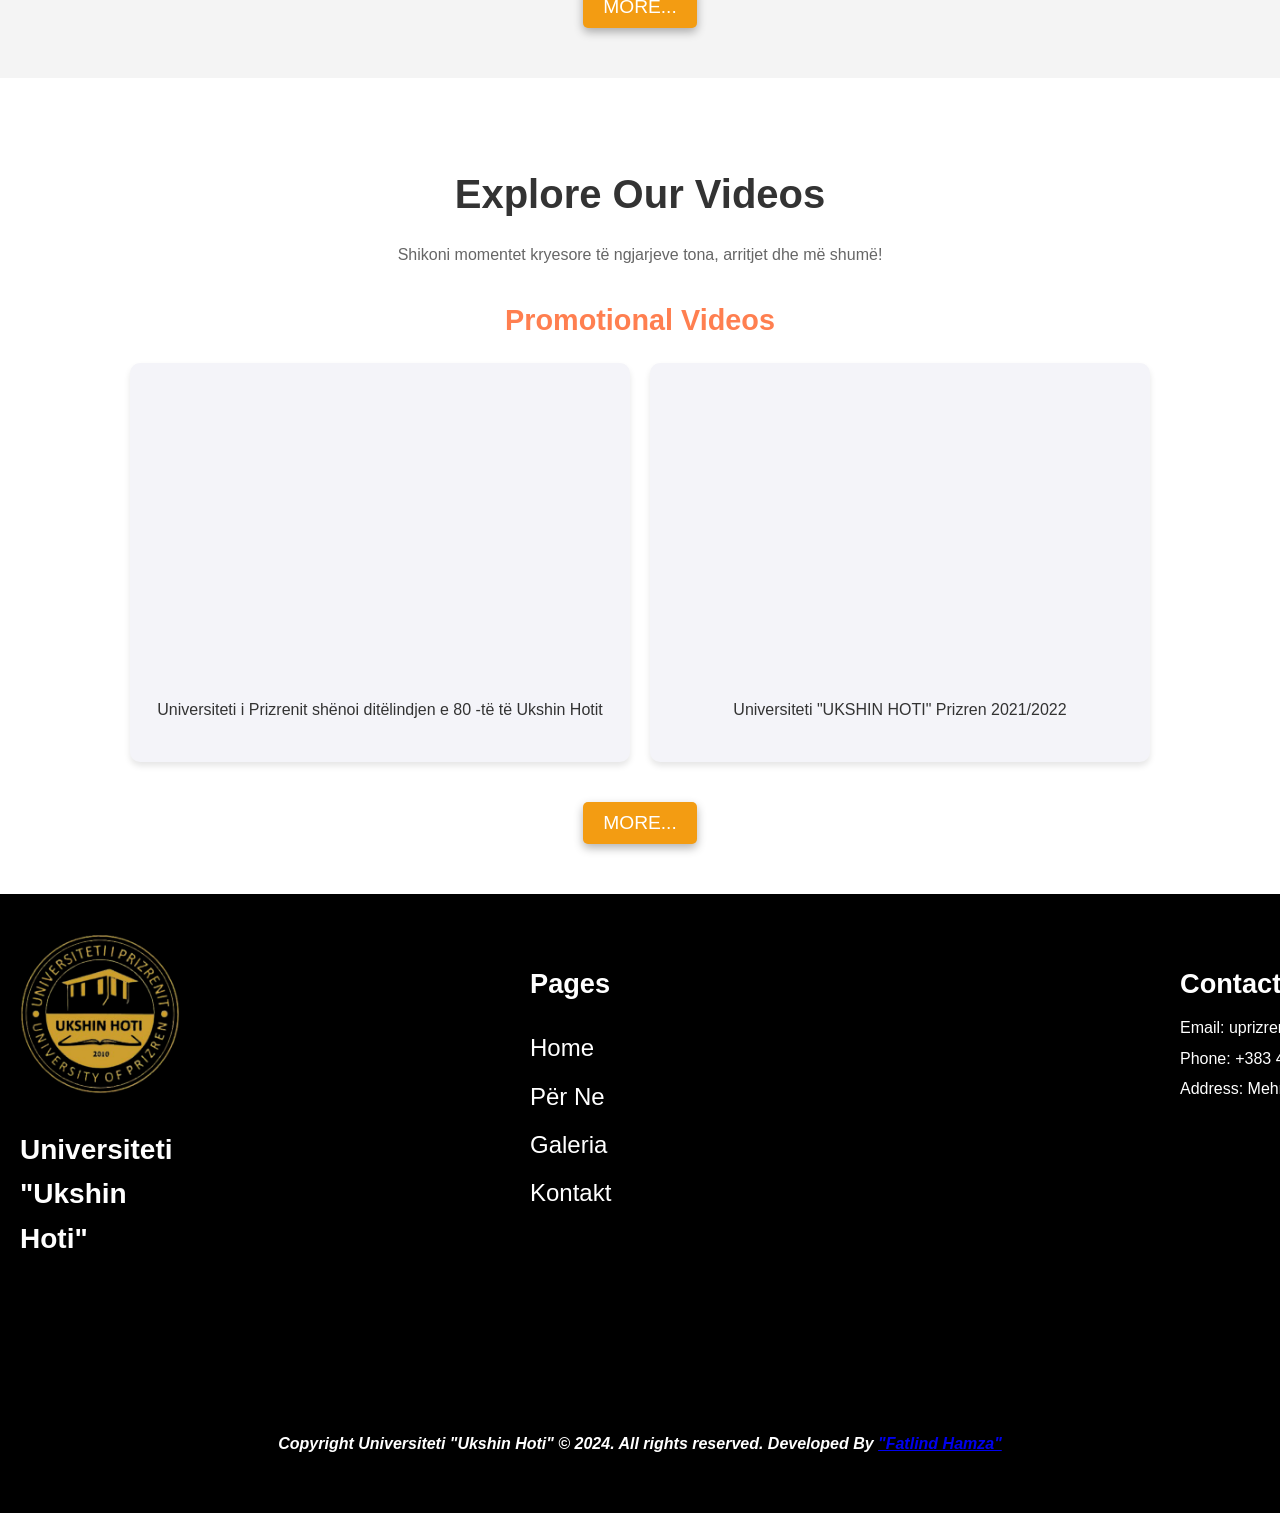
<file: UserPage/PerNe.html>
<!DOCTYPE html>
<html lang="en">
<head>
    <meta charset="UTF-8">
    <link rel="icon" href="../Images/TabLogo.png" type="">
    <meta name="viewport" content="width=device-width, initial-scale=1.0">
    <title>Per Ne - Detyra 1</title>
    <link rel="stylesheet" href="css/PerNe.css">
    <link rel="stylesheet" href="../css/site-nav.css">
</head>
<body>

    <div class="col-12 col-sm-12 col-md-6 col-lg-3 col-xl-2">   
        <nav class="nav"> 
            <a href="../UsersPage.html"><img src="../Images/UpzLogo.png" alt="" class="logo"></a>
            <button type="button" class="nav-toggle" aria-expanded="false" aria-label="Open menu">
              <span class="nav-toggle-bar"></span>
              <span class="nav-toggle-bar"></span>
              <span class="nav-toggle-bar"></span>
            </button>
            <ul class="nav-list">
                <a href="../UsersPage.html" >Home</a>
                <a href="PerNe.html" style="color:rgb(19, 18, 18); font-weight: 550;">Për Ne</a>
                <a href="Galeria.html">Galeria</a>
                <a href="Kontakti.html">Kontakti</a>
                <div class="user-menu">
                  <img src="../Images/profile.png" alt=""> <!-- For username display -->
                  <div class="dropdown-menu">
                    <span class="username" id="usernameDisplay" style="color:rgb(19, 18, 18); font-weight: 550;"></span> 
                      <a href="MyAccount.html" id="myAccount">My Account</a>
                      <a href="#" id="logout">Logout</a> <!-- Logout button -->
                  </div>
              </div>
                
            </ul>
        </nav>
    </div>

    
    <main class="about-section">
        <section class="intro">
          <h1>Who We Are</h1>
          <p>
            Universiteti ynë është i përkushtuar për të nxitur përsosmërinë akademike dhe inovacionin.
            Që nga themelimi ynë në vitin 2010, ne kemi qenë të përkushtuar t'i ofrojmë një komuniteti të gjallë 
            studentor me lehtësira të avancuara dhe një mjedis mësimor mbështetës.
          </p>
        </section>
    
        <section class="achievements">
          <h2>Our Achievements</h2>
          <div class="cards">
            <div class="card">
              <img src="../Images/achivment1.png" alt="Achievement 1">
              <h3>
                Nje nder Universitetet më te madha në Kosovë</h3>
              <p>Universiteti jone ka arritur nje siperfaqe mjaft te madhe per komoditetin e studenteve, i cili permban biblotek, konvikt, amfiteater etjj...</p>
            </div>
            <div class="card">
              <img src="../Images/achivement2.jpg" alt="Achievement 2">
              <h3>Global Partnerships</h3>
              <p>Collaborations with leading international universities to provide exchange programs.</p>
            </div>
            <div class="card">
              <img src="../Images/achivement3.jpg" alt="Achievement 3">
              <h3>Vibrant Student Community</h3>
              <p>Home to over 5,000 students, fostering innovation and growth.</p>
            </div>
          </div>
        </section>
      </main>
      <script src="js/PerNe.js"></script>
  
  
      <h1 style="text-align: center; color: #f57c00; margin-bottom: 20px; font-size: 350%;">Historia</h1>
  
  
      <div class="container-1">
        <div class="card-1">
            <img class="image-section" src="../Images/Panorama.png" alt="Image 1">
            <div class="card-content">
                <h3>Universiteti "Ukshin Hoti"</h3>
                <p>Universiteti “Ukshin Hoti” me seli në Prizren, është themeluar me vendimin nr. 01/87 të Qeverisë së Republikës së Kosovës më datën 09.10.2009 si universiteti i dytë publik në Republikën e Kosovës i cili filloi me gjeneratën e parë të studentëve më 01.10.2010.
  
                  Kuvendi të Republikës së Kosovës më 30.05.2013 miratoi Statutin e Universitetit “Ukshin Hoti” me seli në Prizren.
                  
                  Universiteti “Ukshin Hoti” me gjashtë njësitë akademike që ka aktualisht ofron studime në ciklin Baçelor dhe Master ndërsa në bazë të statutit i njëjti mund të organizoj edhe studime doktorale. Përveç Studimeve në gjuhën mësimore shqipe Universiteti ofron studime edhe në gjuhën mësimore turke dhe boshnjake.
                  
                  Universiteti trashëgon përvojën e ish Shkollës së Lartë Pedagogjike, që funksionon nga tetori i vitit 1961, më vonë si Fakultet i Edukimit dega në Prizren, tani Universiteti “Ukshin Hoti” Prizren.</p>
            </div>
        </div>
        <div class="card-1">
            <img class="image-section" src="../Images/panoram1.jpg" alt="Image 2">
            <div class="card-content">
                <h3> Misioni & Vizioni </h3>
                <p>Universiteti “Ukshin Hoti” në Prizren, është institucion akademik e konkurrues i orientuar në ofrimin e edukimit 
                  cilësor duke zhvilluar kërkime shkencore dhe duke kontribuar në inovacion, në përputhje me kërkesat e tregut të 
                  punës dhe komunitetit ku vepron në nivel lokal, kombëtar dhe më gjerë.
                
                  Universiteti ndërton vizionin duke u mbështetur në parimin e vlerave edukativo-kërkimore, 
                  përparësive krahasuese të diversitetit etnik, gjuhësor dhe kulturor, me qëllim të krijimit të një qendre
                   të ekselencës akademike e cila do t’i shërbejë studentëve, hulumtuesve dhe shoqërisë në fushat e TI, 
                   agrobiznesit dhe mjedisit, menaxhmentit dhe administrimit të biznesit, drejtësisë, gjuhësisë dhe edukimit.
                  </p>
            </div>
        </div>
    </div>
  <br><br><br><br>
  
       <!-- Promotional Videos -->
       <div class="video-category">
        <h2 style="text-align: center;">Promotional Videos</h2>
        <div class="video-grid">
          <div class="video-card">
            <iframe width="560" height="315" src="https://www.youtube.com/embed/0FSvjooAiFc?si=p5FyW_kIPlLoDF-e" title="YouTube video player" frameborder="0" allow="accelerometer; autoplay; clipboard-write; encrypted-media; gyroscope; picture-in-picture; web-share" referrerpolicy="strict-origin-when-cross-origin" allowfullscreen></iframe>
            <p>Fakulteti Juridik - Faculty of Law (2022)</p>
          </div>
          <div class="video-card">
            <iframe width="560" height="315" src="https://www.youtube.com/embed/f8FtSq6Vyyo?si=QgGRufDi9ckW0n2-" title="YouTube video player" frameborder="0" allow="accelerometer; autoplay; clipboard-write; encrypted-media; gyroscope; picture-in-picture; web-share" referrerpolicy="strict-origin-when-cross-origin" allowfullscreen></iframe>
            <p>Vjeshta 2023 në kampusin e Universitetit</p>
          </div>
        </div>
      </div>
  
  
  
      <!-- HTML -->
  <footer class="footer">
    <div class="footer-container">
      <div class="footer-logo">
        <img src="../Images/UpzLogo.png" alt="Logo" class="logo-image">
        <h2 class="site-name">Universiteti <br> "Ukshin Hoti"</h2>
      </div>
      <div class="footer-links">
        <h3>Pages</h3>
        <ul>
          <li><a href="../UsersPage.html">Home</a></li>
          <li><a href="PerNe.html">Për Ne</a></li>
          <li><a href="Galeria.html">Galeria</a></li>
          <li><a href="Kontakti.html">Kontakt</a></li>
        </ul>
      </div>
      <div class="footer-contact">
        <h3>Contact Us</h3>
        <p>Email: uprizrenit@uni-pz.com</p>
        <p>Phone: +383 49 44 55 66</p>
        <p>Address: Mehmet Hasi, Prizren, KOSOVO</p>
      </div>
     
    </div> 
    <div class="footer-text">
        <p>Copyright Universiteti "Ukshin Hoti" © 2024. All rights reserved. Developed By <a href="https://fatlindportfolio.click/">"Fatlind Hamza"</a></p>
      </div>
  </footer>

    <script src="js/PerNe.js"></script>
    <script src="../js/navbar.js" defer></script>
</body>
</html>
</file>
<file: css/index.css>
body {
    font-family: 'Arial', sans-serif;
    margin: 0;
    padding: 0;
    background-color: #f4f4f4;
    box-sizing: border-box;
    line-height: 1.6;
  }
  

.hero {
    background: url('../Images/welcome.jpg') no-repeat center center/cover;
    z-index: -10;
    height: 100vh;
    display: flex;
    align-items: center;
    justify-content: center;
    text-align: center;
    position: relative;
    color: white;
    overflow: hidden;
}

.hero::before {
    content: '';
    position: absolute;
    top: 0;
    left: 0;
    width: 100%;
    height: 100%;
    background-color: rgba(0, 0, 0, 0.6); /* Add dark overlay */
    backdrop-filter: blur(2px); /* Blur effect */
    z-index: 1;
}

.hero-content {
    position: relative;
    z-index: 2;
}

.hero-content h1 {
    font-size: 3rem;
    margin-bottom: 20px;
    text-shadow: 2px 2px 10px rgba(0, 0, 0, 0.5);
}

.hero-content h1 span {
    color: #f39c12;
}

.hero-content p {
    font-size: 1.2rem;
    margin-bottom: 20px;
    text-shadow: 1px 1px 5px rgba(0, 0, 0, 0.5);
}

.cta-button {
    background-color: #f39c12;
    color: white;
    padding: 15px 30px;
    border: none;
    border-radius: 25px;
    font-size: 1.2rem;
    cursor: pointer;
    transition: transform 0.3s ease, background-color 0.3s ease;
    box-shadow: 0 4px 10px rgba(0, 0, 0, 0.3);
}

.cta-button:hover {
    background-color: #d35400;
    transform: scale(1.05);
}

  
  .hero-content h1 span {
    color: #f39c12;
  }
  
  .cta-button {
    background-color: #f39c12;
    color: white;
    padding: 10px 20px;
    border: none;
    border-radius: 5px;
    font-size: 1.2rem;
    cursor: pointer;
    transition: background-color 0.3s ease;
  }
  
  .cta-button:hover {
    background-color: #d35400;
  }
  
  /* About Section */
  .about {
    text-align: center;
    padding: 50px 20px;
    background: #f4f4f4;
  }
  
  .about-content {
    display: flex;
    flex-direction: column;
    align-items: center;
    gap: 20px;
  }
  
  .about img {
    width: 60%;
    border-radius: 10px;
    box-shadow: 0 4px 10px rgba(0, 0, 0, 0.2);
  }
  
  /* Features Section */
  .features {
    padding: 50px 20px;
    text-align: center;
    background: white;
  }
  
  .features-grid {
    display: flex;
    gap: 30px;
    justify-content: center;
  }
  
  .feature-item {
    background: #f4f4f4;
    padding: 20px;
    border-radius: 10px;
    box-shadow: 0 4px 10px rgba(0, 0, 0, 0.2);
    text-align: center;
    width: 300px;
  }
  
  .feature-item img {
    width: 80px;
    margin-bottom: 15px;
    border-radius: 50%;
    border: 2px solid #f39c12;
  }
  
  /* Testimonials Section */
  .testimonials {
    background: #222;
    color: white;
    padding: 50px 20px;
    text-align: center;
  }
  
  .testimonial-slider {
    display: flex;
    gap: 30px;
    justify-content: center;
  }
  
  .testimonial-item {
    background: #333;
    padding: 20px;
    border-radius: 10px;
    text-align: center;
    max-width: 300px;
  }
  
  .testimonial-item img {
    width: 80px;
    margin-bottom: 10px;
    border-radius: 50%;
    border: 2px solid #f39c12;
  }

    /* Gallery Section */
    .gallery {
      padding: 50px;
      text-align: center;
    }
    
    .gallery h1 {
      font-size: 2rem;
      margin-bottom: 10px;
      color: #333;
    }
    
    .gallery p {
      color: #666;
      margin-bottom: 30px;
    }
    
    .category {
      margin-bottom: 30px;
    }
    
    .category h2 {
      font-size: 1.5rem;
      margin-bottom: 10px;
      color: #ff7f50;
    }
    
    .photos {
      display: flex;
      justify-content: center;
      gap: 15px;
    }
    
    .gallery-img {
      width: 400px;
      height: 300px;
      object-fit: cover;
      border-radius: 8px;
      cursor: pointer;
      transition: transform 0.3s ease;
    }
    
    .gallery-img:hover {
      transform: scale(1.05);
    }
    
    /* Lightbox */
    .lightbox {
      display: none;
      position: fixed;
      top: 0;
      left: 0;
      width: 100%;
      height: 100%;
      background: rgba(0, 0, 0, 0.8);
      justify-content: center;
      align-items: center;
      z-index: 1000;
    }
    
    .lightbox img {
      max-width: 90%;
      max-height: 90%;
      border-radius: 8px;
    }
    
    .lightbox .close {
      position: absolute;
      top: 20px;
      right: 20px;
      font-size: 2rem;
      color: white;
      cursor: pointer;
    }  
  /* galeria */
  

  /* Video Section */
.videos {
  padding: 50px;
  text-align: center;
  background: #fff;
}

.videos h1 {
  font-size: 2.5rem;
  margin-bottom: 10px;
  color: #333;
}

.videos p {
  color: #666;
  margin-bottom: 30px;
}

.video-category {
  margin-bottom: 40px;
}

.video-category h2 {
  font-size: 1.8rem;
  margin-bottom: 20px;
  color: #ff7f50;
}

.video-grid {
  display: flex;
  justify-content: center;
  gap: 20px;
  flex-wrap: wrap;
}

.video-card {
  width: 500px;
  background: #f4f4f9;
  box-shadow: 0 4px 6px rgba(0, 0, 0, 0.1);
  border-radius: 10px;
  overflow: hidden;
  transition: transform 0.3s ease;
}

.video-card iframe {
  width: 100%;
  height: 300px;
  border: none;
}

.video-card p {
  padding: 10px;
  font-size: 1rem;
  color: #333;
  text-align: center;
}

.video-card:hover {
  transform: scale(1.05);
}

/* footer */  

/* CSS */
.footer {
  background-color: #000;
  color: #fff;
  padding: 40px 20px;
  display: flex;
  flex-wrap: wrap;
  justify-content: space-between;
  text-align: left;
}

.footer-container {
  max-width: 1500px;
  margin: 0 auto;
  display: flex;
  justify-content: space-between;
  width: 100%;
}

.footer-logo {
  display: flex;
  flex-direction: column;
  align-items: flex-start;
}

.logo-image {
  width: 160px; /* Adjust size as needed */
  margin-bottom: 10px;
}

.site-name {
  font-size: 28px;
  margin: 5;
}

.footer-links h3,
.footer-contact h3 {
  font-size:170%;
  width:300px;
  font-weight: bolder;
  padding-left:350px;
  margin-bottom: 10px;
}

.footer-links ul {
  padding-left:350px;
  list-style: none;
  padding: 0;
  font-size:150%;
}

.footer-links li {
  margin-bottom: 10px;
}

.footer-links a {
  padding-left:350px;
  color: #fff;
  text-decoration: none;
  transition: color 0.3s;
}

.footer-links a:hover {
  color: #f90; /* Change to your theme color */
}

.footer-contact p {
  padding-left:350px;
  margin: 5px 0;
}

.footer-text {
  font-weight: bolder;
  padding-left:00px;
  display: block;
  margin-top: 130px;
  width: 100%;
  text-align: center;
  font-style: italic;
}

/* ========== Responsive ========== */
@media (max-width: 992px) {
  .footer {
    flex-direction: column;
    align-items: stretch;
  }
  .footer-container {
    flex-direction: column;
    align-items: center;
    text-align: center;
    gap: 28px;
  }
  .footer-logo {
    align-items: center;
  }
  .footer-links h3,
  .footer-contact h3 {
    padding-left: 0;
    width: auto;
    max-width: 100%;
  }
  .footer-links ul {
    padding-left: 0;
  }
  .footer-links a {
    padding-left: 0;
  }
  .footer-contact p {
    padding-left: 0;
  }
  .footer-text {
    margin-top: 28px;
  }

  .features-grid {
    flex-wrap: wrap;
  }
  .feature-item {
    width: 100%;
    max-width: 360px;
  }
  .testimonial-slider {
    flex-wrap: wrap;
  }
  .testimonial-item {
    width: 100%;
    max-width: 360px;
  }
}

@media (max-width: 768px) {
  .hero-content h1 {
    font-size: clamp(1.45rem, 5.5vw, 2.35rem);
    padding: 0 14px;
  }
  .hero-content p {
    font-size: clamp(0.95rem, 3.2vw, 1.12rem);
    padding: 0 16px;
  }
  .about img {
    width: min(92%, 560px);
  }
  .photos {
    flex-wrap: wrap;
  }
  .gallery-img {
    width: 100%;
    max-width: 400px;
    height: auto;
    aspect-ratio: 4 / 3;
  }
  .gallery,
  .videos {
    padding: 36px 16px;
  }
  .video-card {
    width: 100%;
    max-width: min(500px, 100%);
  }
  .video-card iframe {
    height: auto;
    aspect-ratio: 16 / 9;
    min-height: 180px;
  }
}

@media (max-width: 480px) {
  .hero {
    min-height: 100vh;
  }
  .cta-button {
    font-size: 1rem;
    padding: 12px 20px;
  }
}
</file>
<file: css/site-nav.css>
/* Shared navigation — load after the page stylesheet */

@keyframes nav-logo-spin {
  0% { transform: rotate(0deg); }
  16% { transform: rotate(180deg); }
  50% { transform: rotate(360deg); }
  100% { transform: rotate(360deg); }
}

.nav {
  position: fixed;
  z-index: 1000;
  top: 10px;
  left: 50%;
  transform: translateX(-50%);
  width: min(calc(100% - 24px), 1320px);
  min-height: 72px;
  height: auto;
  background-color: rgba(255, 255, 255, 0.7);
  border: 1px solid transparent;
  border-radius: 10px;
  box-shadow: 0 6px 8px rgba(0, 0, 0, 0.2), 0 10px 20px rgba(0, 0, 0, 0.1);
  display: flex;
  align-items: center;
  justify-content: flex-start;
  flex-wrap: wrap;
  gap: 8px;
  padding: 10px 18px;
  box-sizing: border-box;
}

.nav > a {
  display: flex;
  align-items: center;
  flex-shrink: 0;
  text-decoration: none;
}

.nav img {
  display: block;
  height: 64px;
  width: auto;
  max-height: 72px;
  margin: 0;
}

.nav .logo {
  filter: blur(0);
  animation-name: nav-logo-spin;
  animation-duration: 4s;
}

.nav .logo:hover {
  filter: blur(1px);
}

.nav ul.nav-list {
  list-style: none;
  margin: 0;
  margin-left: auto;
  padding: 0;
  display: flex;
  align-items: center;
  justify-content: flex-end;
  flex-wrap: wrap;
  gap: clamp(12px, 2.5vw, 40px);
  font-size: clamp(0.92rem, 1.7vw, 1.45rem);
  text-shadow: 2px 2px 4px rgba(0, 0, 0, 0.3);
}

.nav-list a {
  text-decoration: none;
  color: rgb(85, 85, 85);
  font-weight: 500;
  font-family: Georgia, "Times New Roman", Times, serif;
}

.nav-list a:hover {
  color: black;
}

.nav .login {
  margin-left: 0;
}

/* Mobile menu toggle */
.nav-toggle {
  display: none;
  margin-left: auto;
  padding: 8px;
  border: none;
  background: transparent;
  cursor: pointer;
  border-radius: 8px;
  flex-shrink: 0;
  flex-direction: column;
  justify-content: center;
  gap: 5px;
}

.nav-toggle:focus-visible {
  outline: 2px solid #f39c12;
  outline-offset: 2px;
}

.nav-toggle-bar {
  display: block;
  width: 26px;
  height: 3px;
  background: #444;
  border-radius: 2px;
  transition: transform 0.2s ease, opacity 0.2s ease;
}

.nav.nav-open .nav-toggle .nav-toggle-bar:nth-child(1) {
  transform: translateY(8px) rotate(45deg);
}

.nav.nav-open .nav-toggle .nav-toggle-bar:nth-child(2) {
  opacity: 0;
}

.nav.nav-open .nav-toggle .nav-toggle-bar:nth-child(3) {
  transform: translateY(-8px) rotate(-45deg);
}

/* Logged-in area */
.user-menu {
  position: relative;
  margin-left: 0;
  cursor: pointer;
  display: flex;
  align-items: center;
}

.user-menu img {
  max-height: 44px;
  width: auto;
  vertical-align: middle;
}

.username {
  color: rgb(0, 0, 0);
  font-weight: 500;
  font-family: Georgia, "Times New Roman", Times, serif;
  text-decoration: none;
}

.dropdown-menu {
  display: none;
  position: absolute;
  background-color: #f39c12;
  box-shadow: 0 4px 6px rgba(0, 0, 0, 0.1);
  border-radius: 10px;
  padding: 10px;
  top: 100%;
  margin-top: 8px;
  right: 0;
  z-index: 1001;
  min-width: 160px;
}

.dropdown-menu a {
  display: block;
  text-decoration: none;
  color: white;
  font-weight: 500;
  font-family: Georgia, "Times New Roman", Times, serif;
  padding: 5px 10px;
}

.dropdown-menu a:hover {
  background-color: rgba(0, 0, 0, 0.1);
  color: black;
}

.user-menu:hover .dropdown-menu,
.user-menu:focus-within .dropdown-menu {
  display: block;
}

@media (max-width: 992px) {
  .nav ul.nav-list {
    gap: clamp(10px, 2vw, 24px);
    font-size: clamp(0.85rem, 2.4vw, 1.15rem);
  }
}

@media (max-width: 768px) {
  .nav > a:first-of-type {
    position: relative;
    left: auto;
    top: auto;
    transform: none;
  }

  .nav-toggle {
    display: flex;
  }

  .nav ul.nav-list {
    display: none;
    width: 100%;
    flex: 1 1 100%;
    flex-direction: column;
    align-items: center;
    margin-left: 0;
    padding: 14px 0 10px;
    gap: 16px;
  }

  .nav.nav-open ul.nav-list {
    display: flex;
  }

  .dropdown-menu {
    position: static;
    margin-top: 8px;
    transform: none;
    left: auto;
    right: auto;
  }

  .user-menu {
    flex-direction: column;
  }

  .user-menu:hover .dropdown-menu,
  .user-menu:focus-within .dropdown-menu {
    display: flex;
    flex-direction: column;
    align-items: stretch;
  }
}

@media (min-width: 769px) {
  .nav-toggle {
    display: none !important;
  }

  .nav ul.nav-list {
    display: flex !important;
  }

  /* Logo left; links grouped in the horizontal center of the bar */
  .nav {
    justify-content: center;
  }

  .nav > a:first-of-type {
    position: absolute;
    left: 18px;
    top: 50%;
    transform: translateY(-50%);
    z-index: 1;
  }

  .nav ul.nav-list {
    margin-left: 0;
    justify-content: center;
  }
}
</file>
<file: css/PerNe.css>
body {
    font-family: 'Montserrat', sans-serif;
    margin: 0;
    padding: 0;
    background-color: #f4f4f4;
}

.about-section {
    z-index: -10;
    padding: 150px 20px;
    background-color: #f9f9f9;
  }
  
  .about-section h1, .about-section h2 {
    text-align: center;
    color: #f57c00;
    margin-bottom: 20px;
  }
  
  .intro {
    text-align: center;
    margin-bottom: 50px;
    max-width: 800px;
    margin-left: auto;
    margin-right: auto;
  }
  
  .intro p {
    font-size: 18px;
    line-height: 1.6;
  }
  
  .achievements .cards {
    display: flex;
    justify-content: center;
    gap: 20px;
    flex-wrap: wrap;
  }
  
  .card {
    background-color: white;
    box-shadow: 0 2px 5px rgba(0, 0, 0, 0.1);
    border-radius: 10px;
    overflow: hidden;
    max-width: 300px;
    text-align: center;
    transition: transform 0.3s ease;
  }
  
  .card img {
    width: 100%;
    height: 180px;
    object-fit: cover;
  }
  
  .card h3 {
    color: #333;
    margin: 15px 0;
  }
  
  .card p {
    padding: 0 15px 20px;
    font-size: 16px;
    line-height: 1.5;
  }
  
  .card:hover {
    transform: translateY(-5px);
  }
  

  /*  history  */



  .card-1:first-child {
    margin-left: 0;
}

.card-1 + .card-1 {
    margin-left: 0px;
}

.image-section {
    width: 100%;
    height: 300px;
    object-fit: cover;
}

.card-content {
    padding: 20px;
    text-align: center;
}

.card-content h3 {
    margin: 0;
    font-size: 1.8rem;
    color: #333;
}

.card-content p {
    margin-top: 10px;
    font-size: 1rem;
    color: #666;
    line-height: 1.6;
}


/* video cart style */

.videos {
  padding: 50px;
  text-align: center;
  background: #fff;
}

.videos h1 {
  font-size: 2.5rem;
  margin-bottom: 10px;
  color: #333;
}

.videos p {
  color: #666;
  margin-bottom: 30px;
}

.video-category {
  margin-bottom: 40px;
}

.video-category h2 {
  font-size: 1.8rem;
  margin-bottom: 20px;
  color: #ff7f50;
}

.video-grid {
  display: flex;
  justify-content: center;
  gap: 20px;
  flex-wrap: wrap;
}

.video-card {
  width: 500px;
  background: #f4f4f9;
  box-shadow: 0 4px 6px rgba(0, 0, 0, 0.1);
  border-radius: 10px;
  overflow: hidden;
  transition: transform 0.3s ease;
}

.video-card iframe {
  width: 100%;
  height: 300px;
  border: none;
}

.video-card p {
  padding: 10px;
  font-size: 1rem;
  color: #333;
  text-align: center;
}

.video-card:hover {
  transform: scale(1.05);
}


/* footer */  

.footer {
  background-color: #000;
  color: #fff;
  padding: 40px 20px;
  display: flex;
  flex-wrap: wrap;
  justify-content: space-between;
  text-align: left;
}

.footer-container {
  max-width: 1500px;
  margin: 0 auto;
  display: flex;
  justify-content: space-between;
  width: 100%;
}

.footer-logo {
  display: flex;
  flex-direction: column;
  align-items: flex-start;
}

.logo-image {
  width: 160px; /* Adjust size as needed */
  margin-bottom: 10px;
}

.site-name {
  font-size: 28px;
  margin: 5;
}

.footer-links h3,
.footer-contact h3 {
  font-size:170%;
  width:300px;
  font-weight: bolder;
  padding-left:350px;
  margin-bottom: 10px;
}

.footer-links ul {
  padding-left:350px;
  list-style: none;
  padding: 0;
  font-size:150%;
}

.footer-links li {
  margin-bottom: 10px;
}

.footer-links a {
  padding-left:350px;
  color: #fff;
  text-decoration: none;
  transition: color 0.3s;
}

.footer-links a:hover {
  color: #f90; /* Change to your theme color */
}

.footer-contact p {
  padding-left:350px;
  margin: 5px 0;
}

.footer-text {
  font-weight: bolder;
  padding-left:00px;
  display: block;
  margin-top: 130px;
  width: 100%;
  text-align: center;
  font-style: italic;
}

/* ========== Responsive ========== */
@media (max-width: 992px) {
  .footer {
    flex-direction: column;
    align-items: stretch;
  }
  .footer-container {
    flex-direction: column;
    align-items: center;
    text-align: center;
    gap: 28px;
  }
  .footer-logo {
    align-items: center;
  }
  .footer-links h3,
  .footer-contact h3 {
    padding-left: 0;
    width: auto;
    max-width: 100%;
  }
  .footer-links ul {
    padding-left: 0;
  }
  .footer-links a {
    padding-left: 0;
  }
  .footer-contact p {
    padding-left: 0;
  }
  .footer-text {
    margin-top: 28px;
  }
}

@media (max-width: 768px) {
  .about-section {
    padding: 120px 16px 40px;
  }
  main.about-section ~ h1 {
    font-size: 2rem !important;
    margin-left: 12px;
    margin-right: 12px;
    line-height: 1.2;
  }
  .card-content {
    padding: 16px;
  }
  .card-content h3 {
    font-size: 1.35rem;
  }
  .image-section {
    height: auto;
    min-height: 200px;
    max-height: 280px;
  }
  .video-card {
    width: 100%;
    max-width: min(500px, 100%);
  }
  .video-card iframe {
    height: auto;
    aspect-ratio: 16 / 9;
    min-height: 180px;
  }
  .videos {
    padding: 36px 16px;
  }
}
</file>
<file: css/UsersPage.css>
body {
    font-family: 'Montserrat', sans-serif;
    margin: 0;
    padding: 0;
    background-color: #f4f4f4;
}

.hero {
    background: url('../Images/welcome.jpg') no-repeat center center/cover;
    z-index: -10;
    height: 100vh;
    display: flex;
    align-items: center;
    justify-content: center;
    text-align: center;
    position: relative;
    color: white;
    overflow: hidden;
}

.hero::before {
    content: '';
    position: absolute;
    top: 0;
    left: 0;
    width: 100%;
    height: 100%;
    background-color: rgba(0, 0, 0, 0.6); /* Add dark overlay */
    backdrop-filter: blur(2px); /* Blur effect */
    z-index: 1;
}

.hero-content {
    position: relative;
    z-index: 2;
}

.hero-content h1 {
    font-size: 3rem;
    margin-bottom: 20px;
    text-shadow: 2px 2px 10px rgba(0, 0, 0, 0.5);
}

.hero-content h1 span {
    color: #f39c12;
}

.hero-content p {
    font-size: 1.2rem;
    margin-bottom: 20px;
    text-shadow: 1px 1px 5px rgba(0, 0, 0, 0.5);
}

.cta-button {
    background-color: #f39c12;
    color: white;
    padding: 15px 30px;
    border: none;
    border-radius: 25px;
    font-size: 1.2rem;
    cursor: pointer;
    transition: transform 0.3s ease, background-color 0.3s ease;
    box-shadow: 0 4px 10px rgba(0, 0, 0, 0.3);
}

.cta-button:hover {
    background-color: #d35400;
    transform: scale(1.05);
}

  
  .hero-content h1 span {
    color: #f39c12;
  }
  
  .cta-button {
    background-color: #f39c12;
    color: white;
    padding: 10px 20px;
    border: none;
    border-radius: 5px;
    font-size: 1.2rem;
    cursor: pointer;
    transition: background-color 0.3s ease;
  }
  
  .cta-button:hover {
    background-color: #d35400;
  }
  
  /* About Section */
  .about {
    text-align: center;
    padding: 50px 20px;
    background: #f4f4f4;
  }
  
  .about-content {
    display: flex;
    flex-direction: column;
    align-items: center;
    gap: 20px;
  }
  
  .about img {
    width: 60%;
    border-radius: 10px;
    box-shadow: 0 4px 10px rgba(0, 0, 0, 0.2);
  }
  
  /* Features Section */
  .features {
    padding: 50px 20px;
    text-align: center;
    background: white;
  }
  
  .features-grid {
    display: flex;
    gap: 30px;
    justify-content: center;
  }
  
  .feature-item {
    background: #f4f4f4;
    padding: 20px;
    border-radius: 10px;
    box-shadow: 0 4px 10px rgba(0, 0, 0, 0.2);
    text-align: center;
    width: 300px;
  }
  
  .feature-item img {
    width: 80px;
    margin-bottom: 15px;
    border-radius: 50%;
    border: 2px solid #f39c12;
  }
  
  /* Testimonials Section */
  .testimonials {
    background: #222;
    color: white;
    padding: 50px 20px;
    text-align: center;
  }
  
  .testimonial-slider {
    display: flex;
    gap: 30px;
    justify-content: center;
  }
  
  .testimonial-item {
    background: #333;
    padding: 20px;
    border-radius: 10px;
    text-align: center;
    max-width: 300px;
  }
  
  .testimonial-item img {
    width: 80px;
    margin-bottom: 10px;
    border-radius: 50%;
    border: 2px solid #f39c12;
  }

    /* Gallery Section */
    .gallery {
      padding: 50px;
      text-align: center;
    }
    
    .gallery h1 {
      font-size: 2rem;
      margin-bottom: 10px;
      color: #333;
    }
    
    .gallery p {
      color: #666;
      margin-bottom: 30px;
    }
    
    .category {
      margin-bottom: 30px;
    }
    
    .category h2 {
      font-size: 1.5rem;
      margin-bottom: 10px;
      color: #ff7f50;
    }
    
    .photos {
      display: flex;
      justify-content: center;
      gap: 15px;
    }
    
    .gallery-img {
      width: 400px;
      height: 300px;
      object-fit: cover;
      border-radius: 8px;
      cursor: pointer;
      transition: transform 0.3s ease;
    }
    
    .gallery-img:hover {
      transform: scale(1.05);
    }
    
    /* Lightbox */
    .lightbox {
      display: none;
      position: fixed;
      top: 0;
      left: 0;
      width: 100%;
      height: 100%;
      background: rgba(0, 0, 0, 0.8);
      justify-content: center;
      align-items: center;
      z-index: 1000;
    }
    
    .lightbox img {
      max-width: 90%;
      max-height: 90%;
      border-radius: 8px;
    }
    
    .lightbox .close {
      position: absolute;
      top: 20px;
      right: 20px;
      font-size: 2rem;
      color: white;
      cursor: pointer;
    }  
  /* galeria */
  

  /* Video Section */
.videos {
  padding: 50px;
  text-align: center;
  background: #fff;
}

.videos h1 {
  font-size: 2.5rem;
  margin-bottom: 10px;
  color: #333;
}

.videos p {
  color: #666;
  margin-bottom: 30px;
}

.video-category {
  margin-bottom: 40px;
}

.video-category h2 {
  font-size: 1.8rem;
  margin-bottom: 20px;
  color: #ff7f50;
}

.video-grid {
  display: flex;
  justify-content: center;
  gap: 20px;
  flex-wrap: wrap;
}

.video-card {
  width: 500px;
  background: #f4f4f9;
  box-shadow: 0 4px 6px rgba(0, 0, 0, 0.1);
  border-radius: 10px;
  overflow: hidden;
  transition: transform 0.3s ease;
}

.video-card iframe {
  width: 100%;
  height: 300px;
  border: none;
}

.video-card p {
  padding: 10px;
  font-size: 1rem;
  color: #333;
  text-align: center;
}

.video-card:hover {
  transform: scale(1.05);
}

/* footer */  

/* CSS */
.footer {
  background-color: #000;
  color: #fff;
  padding: 40px 20px;
  display: flex;
  flex-wrap: wrap;
  justify-content: space-between;
  text-align: left;
}

.footer-container {
  max-width: 1500px;
  margin: 0 auto;
  display: flex;
  justify-content: space-between;
  width: 100%;
}

.footer-logo {
  display: flex;
  flex-direction: column;
  align-items: flex-start;
}

.logo-image {
  width: 160px; /* Adjust size as needed */
  margin-bottom: 10px;
}

.site-name {
  font-size: 28px;
  margin: 5;
}

.footer-links h3,
.footer-contact h3 {
  font-size:170%;
  width:300px;
  font-weight: bolder;
  padding-left:350px;
  margin-bottom: 10px;
}

.footer-links ul {
  padding-left:350px;
  list-style: none;
  padding: 0;
  font-size:150%;
}

.footer-links li {
  margin-bottom: 10px;
}

.footer-links a {
  padding-left:350px;
  color: #fff;
  text-decoration: none;
  transition: color 0.3s;
}

.footer-links a:hover {
  color: #f90; /* Change to your theme color */
}

.footer-contact p {
  padding-left:350px;
  margin: 5px 0;
}

.footer-text {
  font-weight: bolder;
  padding-left:00px;
  display: block;
  margin-top: 130px;
  width: 100%;
  text-align: center;
  font-style: italic;
}

/* ========== Responsive ========== */
@media (max-width: 992px) {
  .footer {
    flex-direction: column;
    align-items: stretch;
  }
  .footer-container {
    flex-direction: column;
    align-items: center;
    text-align: center;
    gap: 28px;
  }
  .footer-logo {
    align-items: center;
  }
  .footer-links h3,
  .footer-contact h3 {
    padding-left: 0;
    width: auto;
    max-width: 100%;
  }
  .footer-links ul {
    padding-left: 0;
  }
  .footer-links a {
    padding-left: 0;
  }
  .footer-contact p {
    padding-left: 0;
  }
  .footer-text {
    margin-top: 28px;
  }

  .features-grid {
    flex-wrap: wrap;
  }
  .feature-item {
    width: 100%;
    max-width: 360px;
  }
  .testimonial-slider {
    flex-wrap: wrap;
  }
  .testimonial-item {
    width: 100%;
    max-width: 360px;
  }
}

@media (max-width: 768px) {
  .hero-content h1 {
    font-size: clamp(1.45rem, 5.5vw, 2.35rem);
    padding: 0 14px;
  }
  .hero-content p {
    font-size: clamp(0.95rem, 3.2vw, 1.12rem);
    padding: 0 16px;
  }
  .about img {
    width: min(92%, 560px);
  }
  .photos {
    flex-wrap: wrap;
  }
  .gallery-img {
    width: 100%;
    max-width: 400px;
    height: auto;
    aspect-ratio: 4 / 3;
  }
  .gallery,
  .videos {
    padding: 36px 16px;
  }
  .video-card {
    width: 100%;
    max-width: min(500px, 100%);
  }
  .video-card iframe {
    height: auto;
    aspect-ratio: 16 / 9;
    min-height: 180px;
  }
}

@media (max-width: 480px) {
  .hero {
    min-height: 100vh;
  }
  .cta-button {
    font-size: 1rem;
    padding: 12px 20px;
  }
}
</file>
<file: UserPage/css/Galeria.css>
body {
    font-family: 'Montserrat', sans-serif;
    margin: 0;
    padding: 0;
    background-color: #f4f4f4;
}

/* Gallery Section */
.gallery {
    z-index: -10;
    padding: 50px;
    text-align: center;
  }
  
  .gallery h1 {
    font-size: 2rem;
    margin-bottom: 10px;
    color: #333;
  }
  
  .gallery p {
    color: #666;
    margin-bottom: 30px;
  }
  
  .category {
    margin-bottom: 30px;
  }
  
  .category h2 {
    font-size: 1.5rem;
    margin-bottom: 10px;
    color: #ff7f50;
  }
  
  .photos {
    display: flex;
    justify-content: center;
    gap: 15px;
  }
  
  .gallery-img {
    width: 400px;
    height: 300px;
    object-fit: cover;
    border-radius: 8px;
    cursor: pointer;
    transition: transform 0.3s ease;
  }
  
  .gallery-img:hover {
    transform: scale(1.05);
  }
  
  /* Lightbox */
  .lightbox {
    display: none;
    position: fixed;
    top: 0;
    left: 0;
    width: 100%;
    height: 100%;
    background: rgba(0, 0, 0, 0.8);
    justify-content: center;
    align-items: center;
    z-index: 1000;
  }
  
  .lightbox img {
    max-width: 90%;
    max-height: 90%;
    border-radius: 8px;
  }
  
  .lightbox .close {
    position: absolute;
    top: 20px;
    right: 20px;
    font-size: 2rem;
    color: white;
    cursor: pointer;
  }


  /* galeria */

  /* Video Section */
.videos {
  z-index: -10;
    padding: 50px;
    text-align: center;
    background: #fff;
  }
  
  .videos h1 {
    font-size: 2.5rem;
    margin-bottom: 10px;
    color: #333;
  }
  
  .videos p {
    color: #666;
    margin-bottom: 30px;
  }
  
  .video-category {
    margin-bottom: 40px;
  }
  
  .video-category h2 {
    font-size: 1.8rem;
    margin-bottom: 20px;
    color: #ff7f50;
  }
  
  .video-grid {
    display: flex;
    justify-content: center;
    gap: 20px;
    flex-wrap: wrap;
  }
  
  .video-card {
    width: 500px;
    background: #f4f4f9;
    box-shadow: 0 4px 6px rgba(0, 0, 0, 0.1);
    border-radius: 10px;
    overflow: hidden;
    transition: transform 0.3s ease;
  }
  
  .video-card iframe {
    width: 100%;
    height: 300px;
    border: none;
  }
  
  .video-card p {
    padding: 10px;
    font-size: 1rem;
    color: #333;
    text-align: center;
  }
  
  .video-card:hover {
    transform: scale(1.05);
  }


  /* galeria */  

  /* footer */  

/* CSS */
.footer {
  background-color: #000;
  color: #fff;
  padding: 40px 20px;
  display: flex;
  flex-wrap: wrap;
  justify-content: space-between;
  text-align: left;
}

.footer-container {
  max-width: 1500px;
  margin: 0 auto;
  display: flex;
  justify-content: space-between;
  width: 100%;
}

.footer-logo {
  display: flex;
  flex-direction: column;
  align-items: flex-start;
}

.logo-image {
  width: 160px; /* Adjust size as needed */
  margin-bottom: 10px;
}

.site-name {
  font-size: 28px;
  margin: 5;
}

.footer-links h3,
.footer-contact h3 {
  font-size:170%;
  width:300px;
  font-weight: bolder;
  padding-left:350px;
  margin-bottom: 10px;
}

.footer-links ul {
  padding-left:350px;
  list-style: none;
  padding: 0;
  font-size:150%;
}

.footer-links li {
  margin-bottom: 10px;
}

.footer-links a {
  padding-left:350px;
  color: #fff;
  text-decoration: none;
  transition: color 0.3s;
}

.footer-links a:hover {
  color: #f90; /* Change to your theme color */
}

.footer-contact p {
  padding-left:350px;
  margin: 5px 0;
}

.footer-text {
  font-weight: bolder;
  padding-left:00px;
  display: block;
  margin-top: 130px;
  width: 100%;
  text-align: center;
  font-style: italic;
}

/* ========== Responsive ========== */
@media (max-width: 992px) {
  .footer {
    flex-direction: column;
    align-items: stretch;
  }
  .footer-container {
    flex-direction: column;
    align-items: center;
    text-align: center;
    gap: 28px;
  }
  .footer-logo {
    align-items: center;
  }
  .footer-links h3,
  .footer-contact h3 {
    padding-left: 0;
    width: auto;
    max-width: 100%;
  }
  .footer-links ul {
    padding-left: 0;
  }
  .footer-links a {
    padding-left: 0;
  }
  .footer-contact p {
    padding-left: 0;
  }
  .footer-text {
    margin-top: 28px;
  }
}

@media (max-width: 768px) {
  .gallery,
  .videos {
    padding: 36px 16px;
  }
  .photos {
    flex-wrap: wrap;
  }
  .gallery-img {
    width: 100%;
    max-width: 400px;
    height: auto;
    aspect-ratio: 4 / 3;
  }
  .video-card {
    width: 100%;
    max-width: min(500px, 100%);
  }
  .video-card iframe {
    height: auto;
    aspect-ratio: 16 / 9;
    min-height: 180px;
  }
}
</file>
<file: UserPage/css/Kontakti.css>
body {
    font-family: 'Montserrat', sans-serif;
    margin: 0;
    padding: 0;
    background-color: #f4f4f4;
}

/* kontakt form  */

/* contact  */



/* extra */

.contact {
  padding: 130px 0;
}

.contact .heading h2 {
  font-size: 30px;
  font-weight: 700;
  margin: 0;
  padding: 0;

}

.contact .heading h2 span {
  color: #ff9100;
}

.contact .heading p {
  font-size: 15px;
  font-weight: 400;
  line-height: 1.7;
  color: #999999;
  margin: 20px 0 60px;
  padding: 0;
}

.contact .form-control {
  padding: 25px;
  font-size: 13px;
  margin-bottom: 10px;
  background: #f9f9f9;
  border: 0;
  border-radius: 10px;
}

.contact button.btn {
  padding: 10px;
  border-radius: 10px;
  font-size: 15px;
  background: #ff9100;
  color: #ffffff;
}

.contact .title h3 {
  font-size: 18px;
  font-weight: 600;
}

.contact .title p {
  font-size: 14px;
  font-weight: 400;
  color: #999;
  line-height: 1.6;
  margin: 0 0 40px;
}

.contact .content .info {
  margin-top: 30px;
}
.contact .content .info i {
  font-size: 30px;
  padding: 0;
  margin: 0;
  color: #f39c12;
  margin-right: 20px;
  text-align: center;
  width: 20px;
}
.contact .content .info h4 {
  font-size: 13px;
  line-height: 1.4;
}

.contact .content .info h4 span {
  font-size: 13px;
  font-weight: 300;
  color: #999999;
}


/* New contact css form */  


.new_home_web .text-blk.subHeading {
  text-align: center;
  color: #939393;
  max-width: 630px;
}

.new_home_web .text-blk.heading {
  font-size: 36px;
  line-height: 55px;
  font-weight: 600;
  margin-top: 0px;
  margin-right: 0px;
  margin-bottom: 20px;
  margin-left: 0px;
}

.new_home_web .responsive-container-block.textContainer {
  flex-direction: column;
  align-items: center;
  margin-top: 50px;
  margin-right: 0px;
  margin-bottom: 40px;
  margin-left: 0px;
  max-width: 1320px;
  z-index: 50;
}

.new_home_web .responsive-cell-block.wk-tab-12.wk-mobile-12.wk-desk-12.wk-ipadp-12 {
  width: 50%;
  padding-top: 0px;
  padding-right: 0px;
  padding-bottom: 25px;
  padding-left: 10px;
}

.new_home_web .send:hover {
  background-image: initial;
  background-position-x: initial;
  background-position-y: initial;
  background-size: initial;
  background-attachment: initial;
  background-origin: initial;
  background-clip: initial;
}

.new_home_web .send {
  font-size: 18px;
  color: white;
  font-weight: 600;
  background-color: #f39c12;
  width: 80%;
  text-align: center;
  padding-top: 15px;
  padding-right: 0px;
  padding-bottom: 15px;
  padding-left: 0px;
  margin-top: 0px;
  margin-right: 0px;
  margin-bottom: 0px;
  margin-left: 0px;
  border-top-left-radius: 0px;
  border-top-right-radius: 0px;
  border-bottom-right-radius: 0px;
  border-bottom-left-radius: 0px;
}

.new_home_web .container-block.form-wrapper {
  display: flex;
  flex-direction: row;
  align-items: flex-start;
  justify-content: space-evenly;
  flex-wrap: wrap;
  z-index: 50;
}

.new_home_web .responsive-cell-block.wk-tab-12.wk-mobile-12.wk-desk-7.wk-ipadp-10.line {
  width: 100%;
  padding-top: 0px;
  padding-right: 0px;
  padding-bottom: 0px;
  padding-left: 0px;
  max-width: 1100px;
}

.new_home_web .responsive-cell-block.wk-tab-12.wk-mobile-12.wk-desk-5.wk-ipadp-10 {
  display: flex;
  flex-direction: column;
  align-items: center;
  width: 30%;
  max-width: 310px;
  padding-top: 0px;
  padding-right: 40px;
  padding-bottom: 0px;
  padding-left: 0px;
}

.new_home_web .responsive-cell-block.wk-ipadp-6.wk-tab-12.wk-mobile-12.wk-desk-6 {
  margin-top: 0px;
  margin-right: 0px;
  margin-bottom: 30px;
  margin-left: 0px;
  padding-top: 0px;
  padding-right: 10px;
  padding-bottom: 0px;
  padding-left: 10px;
  width: 100%;
}

.new_home_web .textinput {
  height: 100%;
  width: 100%;
  border-top-width: 2px;
  border-right-width: 2px;
  border-bottom-width: 2px;
  border-left-width: 2px;
  border-top-style: solid;
  border-right-style: solid;
  border-bottom-style: solid;
  border-left-style: solid;
  border-top-color: #a2a2a2;
  border-right-color: #a2a2a2;
  border-bottom-color: #a2a2a2;
  border-left-color: #a2a2a2;
  border-image-source: initial;
  border-image-slice: initial;
  border-image-width: initial;
  border-image-outset: initial;
  border-image-repeat: initial;
  border-top-left-radius: 5px;
  border-top-right-radius: 5px;
  border-bottom-right-radius: 5px;
  border-bottom-left-radius: 5px;
  font-size: 16px;
  padding-top: 20px;
  padding-right: 30px;
  padding-bottom: 20px;
  padding-left: 20px;
  background-color: #f1f1f1;
}

.new_home_web .input {
  height: 50px;
  width: 100%;
  border-top-width: 2.5px;
  border-right-width: 2.5px;
  border-bottom-width: 2.5px;
  border-left-width: 2.5px;
  border-top-style: solid;
  border-right-style: solid;
  border-bottom-style: solid;
  border-left-style: solid;
  border-top-color: #a2a2a2;
  border-right-color: #a2a2a2;
  border-bottom-color: #a2a2a2;
  border-left-color: #a2a2a2;
  border-image-source: initial;
  border-image-slice: initial;
  border-image-width: initial;
  border-image-outset: initial;
  border-image-repeat: initial;
  border-top-left-radius: 5px;
  border-top-right-radius: 5px;
  border-bottom-right-radius: 5px;
  border-bottom-left-radius: 5px;
  font-size: 16px;
  padding-top: 5px;
  padding-right: 15px;
  padding-bottom: 5px;
  padding-left: 15px;
  background-color: #f1f1f1;
}

.new_home_web .responsive-container-block.big-container {
  padding-top: 0px;
  padding-right: 50px;
  padding-bottom: 0px;
  padding-left: 50px;
  flex-direction: column;
  align-items: center;
  justify-content: center;
  position: relative;
}

.new_home_web .responsive-container-block.container {
  max-width: 1320px;
  flex-direction: row-reverse;
  justify-content: center;
  align-items: center;
  margin-top: 0px;
  margin-right: auto;
  margin-bottom: 60px;
  margin-left: auto;
  z-index: 50;
}

.new_home_web .responsive-cell-block {
  min-height: 75px;
}

.new_home_web textarea:focus {
  outline-color: initial;
  outline-style: none;
  outline-width: initial;
}

.new_home_web input:focus {
  outline-color: initial;
  outline-style: none;
  outline-width: initial;
}

.new_home_web a {
  text-decoration-line: none;
  text-decoration-thickness: initial;
  text-decoration-style: initial;
  text-decoration-color: initial;
}

.new_home_web .responsive-container-block {
  min-height: 75px;
  height: fit-content;
  width: 100%;
  display: flex;
  flex-wrap: wrap;
  justify-content: flex-start;
  margin-top: 0px;
  margin-right: auto;
  margin-bottom: 40px;
  margin-left: auto;
}

.new_home_web * {
  font-family: Nunito, sans-serif;
}

.new_home_web .text-blk {
  margin-top: 0px;
  margin-right: 0px;
  margin-bottom: 0px;
  margin-left: 0px;
  line-height: 25px;
  padding-top: 0px;
  padding-right: 0px;
  padding-bottom: 0px;
  padding-left: 0px;
}

.new_home_web .left4 {
  width: 50%;
  padding-top: 0px;
  padding-right: 10px;
  padding-bottom: 0px;
  padding-left: 0px;
}

.new_home_web .responsive-cell-block.wk-desk-6.wk-ipadp-6.wk-tab-12.wk-mobile-12.lastPhone {
  margin-top: 0px;
  margin-right: 0px;
  margin-bottom: 0px;
  margin-left: 0px;
}

.new_home_web .orangeText {
  color: #f39c12;
}

.new_home_web .orangeLine {
  height: 10px;
  width: 160px;
  background-color: #f39c12;
}

.new_home_web .topHead {
  display: flex;
  flex-direction: column;
  justify-content: center;
  align-items: center;
  margin-top: 0px;
  margin-right: 0px;
  margin-bottom: 40px;
  margin-left: 0px;
  margin: 0 0 25px 0;
}

.new_home_web .imgBG {
  position: absolute;
  width: 80%;
  height: 100%;
  left: auto;
  right: 0px;
  top: auto;
  bottom: 0px;
}

@media (max-width: 1024px) {
  .new_home_web .responsive-cell-block.wk-tab-12.wk-mobile-12.wk-desk-5.wk-ipadp-10 {
    margin-top: 60px;
    margin-right: 0px;
    margin-bottom: 0px;
    margin-left: 0px;
  }

  .new_home_web .responsive-cell-block.wk-tab-12.wk-mobile-12.wk-desk-7.wk-ipadp-10.line {
    padding-top: 0px;
    padding-right: 20px;
    padding-bottom: 60px;
    padding-left: 0px;
  }

  .new_home_web .responsive-container-block.container {
    justify-content: center;
  }
}

@media (max-width: 768px) {
  .new_home_web .responsive-cell-block.wk-tab-12.wk-mobile-12.wk-desk-12.wk-ipadp-12 {
    padding-top: 0px;
    padding-right: 0px;
    padding-bottom: 0px;
    padding-left: 0px;
  }

  .new_home_web .responsive-cell-block.wk-ipadp-6.wk-tab-12.wk-mobile-12.wk-desk-6 {
    padding-top: 0px;
    padding-right: 0px;
    padding-bottom: 0px;
    padding-left: 0px;
    margin: 0 0 10px 0;
  }

  .new_home_web .container-block.form-wrapper {
    align-items: center;
  }

  .new_home_web .responsive-cell-block.wk-tab-12.wk-mobile-12.wk-desk-5.wk-ipadp-10 {
    width: 100%;
    margin-top: 30px;
    margin-right: 0px;
    margin-bottom: 0px;
    margin-left: 0px;
  }

  .new_home_web .responsive-cell-block.wk-tab-12.wk-mobile-12.wk-desk-7.wk-ipadp-10.line {
    width: 100%;
    padding-top: 0px;
    padding-right: 0px;
    padding-bottom: 20px;
    padding-left: 0px;
  }

  .new_home_web .responsive-container-block.container {
    flex-direction: column;
  }

  .new_home_web .textinput {
    width: 100%;
  }

  .new_home_web .input {
    width: 100%;
  }

  .new_home_web .left4 {
    padding-top: 0px;
    padding-right: 0px;
    padding-bottom: 0px;
    padding-left: 0px;
    width: 100%;
    margin-top: 0px;
    margin-right: 0px;
    margin-bottom: 25px;
    margin-left: 0px;
  }

  .new_home_web .responsive-container-block {
    flex-direction: column;
    align-items: center;
  }

  .new_home_web .textinput {
    height: 200px;
  }

  .new_home_web .responsive-cell-block.wk-tab-12.wk-mobile-12.wk-desk-12.wk-ipadp-12 {
    width: 100%;
  }

  .new_home_web .imgBG {
    width: 100%;
    height: 90%;
    top: auto;
    left: auto;
  }

  .new_home_web .text-blk.heading {
    font-size: 30px;
  }
}

@media (max-width: 500px) {
  .new_home_web .responsive-cell-block.wk-tab-12.wk-mobile-12.wk-desk-5.wk-ipadp-10 {
    flex-wrap: wrap;
  }

  .new_home_web .send {
    padding-top: 15px;
    padding-right: 0px;
    padding-bottom: 15px;
    padding-left: 0px;
    text-align: center;
    width: 70%;
  }

  .new_home_web .responsive-container-block.big-container {
    padding-top: 0px;
    padding-right: 20px;
    padding-bottom: 0px;
    padding-left: 20px;
  }

  .new_home_web .text-blk.heading {
    font-size: 30px;
    text-align: center;
    line-height: 35px;
  }

  .new_home_web .send {
    width: 100%;
    max-width: 250px;
  }

  .new_home_web .imgBG {
    height: 60%;
  }

  .new_home_web .text-blk.subHeading {
    font-size: 16px;
    line-height: 24px;
  }

  .new_home_web .responsive-container-block.textContainer {
    margin: 50px 0 30px 0;
  }

  .new_home_web .input {
    height: 45px;
  }

  .new_home_web .responsive-cell-block.wk-ipadp-6.wk-tab-12.wk-mobile-12.wk-desk-6 {
    margin: 0 0 10px 0;
  }
}


@import url('https://fonts.googleapis.com/css2?family=Nunito:wght@200;300;400;600;700;800&amp;display=swap');

*,
*:before,
*:after {
-moz-box-sizing: border-box;
-webkit-box-sizing: border-box;
box-sizing: border-box;
}

body {
margin: 0;
}

.wk-desk-1 {
width: 8.333333%;
}

.wk-desk-2 {
width: 16.666667%;
}

.wk-desk-3 {
width: 25%;
}

.wk-desk-4 {
width: 33.333333%;
}

.wk-desk-5 {
width: 41.666667%;
}

.wk-desk-6 {
width: 50%;
}

.wk-desk-7 {
width: 58.333333%;
}

.wk-desk-8 {
width: 66.666667%;
}

.wk-desk-9 {
width: 75%;
}

.wk-desk-10 {
width: 83.333333%;
}

.wk-desk-11 {
width: 91.666667%;
}

.wk-desk-12 {
width: 100%;
}

@media (max-width: 1024px) {
.wk-ipadp-1 {
  width: 8.333333%;
}

.wk-ipadp-2 {
  width: 16.666667%;
}

.wk-ipadp-3 {
  width: 25%;
}

.wk-ipadp-4 {
  width: 33.333333%;
}

.wk-ipadp-5 {
  width: 41.666667%;
}

.wk-ipadp-6 {
  width: 50%;
}

.wk-ipadp-7 {
  width: 58.333333%;
}

.wk-ipadp-8 {
  width: 66.666667%;
}

.wk-ipadp-9 {
  width: 75%;
}

.wk-ipadp-10 {
  width: 83.333333%;
}

.wk-ipadp-11 {
  width: 91.666667%;
}

.wk-ipadp-12 {
  width: 100%;
}
}

@media (max-width: 768px) {
.wk-tab-1 {
  width: 8.333333%;
}

.wk-tab-2 {
  width: 16.666667%;
}

.wk-tab-3 {
  width: 25%;
}

.wk-tab-4 {
  width: 33.333333%;
}

.wk-tab-5 {
  width: 41.666667%;
}

.wk-tab-6 {
  width: 50%;
}

.wk-tab-7 {
  width: 58.333333%;
}

.wk-tab-8 {
  width: 66.666667%;
}

.wk-tab-9 {
  width: 75%;
}

.wk-tab-10 {
  width: 83.333333%;
}

.wk-tab-11 {
  width: 91.666667%;
}

.wk-tab-12 {
  width: 100%;
}
}

@media (max-width: 500px) {
.wk-mobile-1 {
  width: 8.333333%;
}

.wk-mobile-2 {
  width: 16.666667%;
}

.wk-mobile-3 {
  width: 25%;
}

.wk-mobile-4 {
  width: 33.333333%;
}

.wk-mobile-5 {
  width: 41.666667%;
}

.wk-mobile-6 {
  width: 50%;
}

.wk-mobile-7 {
  width: 58.333333%;
}

.wk-mobile-8 {
  width: 66.666667%;
}

.wk-mobile-9 {
  width: 75%;
}

.wk-mobile-10 {
  width: 83.333333%;
}

.wk-mobile-11 {
  width: 91.666667%;
}

.wk-mobile-12 {
  width: 100%;
}
}



/* end contact */

/* footer */

/* footer */  

/* CSS */
.footer {
  background-color: #000;
  color: #fff;
  padding: 40px 20px;
  display: flex;
  flex-wrap: wrap;
  justify-content: space-between;
  text-align: left;
}

.footer-container {
  max-width: 1500px;
  margin: 0 auto;
  display: flex;
  justify-content: space-between;
  width: 100%;
}

.footer-logo {
  display: flex;
  flex-direction: column;
  align-items: flex-start;
}

.logo-image {
  width: 160px; /* Adjust size as needed */
  margin-bottom: 10px;
}

.site-name {
  font-size: 28px;
  margin: 5;
}

.footer-links h3,
.footer-contact h3 {
  font-size:170%;
  width:300px;
  font-weight: bolder;
  padding-left:350px;
  margin-bottom: 10px;
}

.footer-links ul {
  padding-left:350px;
  list-style: none;
  padding: 0;
  font-size:150%;
}

.footer-links li {
  margin-bottom: 10px;
}

.footer-links a {
  padding-left:350px;
  color: #fff;
  text-decoration: none;
  transition: color 0.3s;
}

.footer-links a:hover {
  color: #f90; /* Change to your theme color */
}

.footer-contact p {
  padding-left:350px;
  margin: 5px 0;
}

.footer-text {
  font-weight: bolder;
  padding-left:00px;
  display: block;
  margin-top: 130px;
  width: 100%;
  text-align: center;
  font-style: italic;
}

/* ========== Responsive: footer ========== */
@media (max-width: 992px) {
  .footer {
    flex-direction: column;
    align-items: stretch;
  }
  .footer-container {
    flex-direction: column;
    align-items: center;
    text-align: center;
    gap: 28px;
  }
  .footer-logo {
    align-items: center;
  }
  .footer-links h3,
  .footer-contact h3 {
    padding-left: 0;
    width: auto;
    max-width: 100%;
  }
  .footer-links ul {
    padding-left: 0;
  }
  .footer-links a {
    padding-left: 0;
  }
  .footer-contact p {
    padding-left: 0;
  }
  .footer-text {
    margin-top: 28px;
  }
}
</file>
<file: UserPage/css/MyAccount.css>
body {
    font-family: 'Montserrat', sans-serif;
    margin: 0;
    padding: 0;
    background-color: #f4f4f4;
}

/* my acc contain */
body {
  font-family: Arial, sans-serif;
  background-color: #f9f9f9;
  margin: 0;
  padding: 0;
}
.container {
  max-width: 500px;
  margin: 50px auto;
  background: #ffffff;
  border-radius: 10px;
  box-shadow: 0 4px 8px rgba(0, 0, 0, 0.1);
  padding: 20px;
}
.container h2 {
  text-align: center;
  margin-bottom: 20px;
  color: #333;
}
.section {
  margin-bottom: 20px;
}
.section label {
  display: block;
  font-weight: bold;
  margin-bottom: 5px;
  color: #555;
}
.section input {
  width: calc(100% - 20px);
  padding: 10px;
  border: 1px solid #ccc;
  border-radius: 5px;
  font-size: 14px;
}
.section button {
  background: #007BFF;
  color: #fff;
  border: none;
  padding: 10px 20px;
  border-radius: 5px;
  cursor: pointer;
  margin-top: 10px;
}
.section button:hover {
  background: #0056b3;
}
.success-message {
  text-align: center;
  color: green;
  margin-top: 10px;
}
/* my acc contain end */


/* footer */  

.footer {
  background-color: #000;
  color: #fff;
  padding: 40px 20px;
  display: flex;
  flex-wrap: wrap;
  justify-content: space-between;
  text-align: left;
}

.footer-container {
  max-width: 1500px;
  margin: 0 auto;
  display: flex;
  justify-content: space-between;
  width: 100%;
}

.footer-logo {
  display: flex;
  flex-direction: column;
  align-items: flex-start;
}

.logo-image {
  width: 160px; /* Adjust size as needed */
  margin-bottom: 10px;
}

.site-name {
  font-size: 28px;
  margin: 5;
}

.footer-links h3,
.footer-contact h3 {
  font-size:170%;
  width:300px;
  font-weight: bolder;
  padding-left:350px;
  margin-bottom: 10px;
}

.footer-links ul {
  padding-left:350px;
  list-style: none;
  padding: 0;
  font-size:150%;
}

.footer-links li {
  margin-bottom: 10px;
}

.footer-links a {
  padding-left:350px;
  color: #fff;
  text-decoration: none;
  transition: color 0.3s;
}

.footer-links a:hover {
  color: #f90; /* Change to your theme color */
}

.footer-contact p {
  padding-left:350px;
  margin: 5px 0;
}

.footer-text {
  font-weight: bolder;
  padding-left:00px;
  display: block;
  margin-top: 130px;
  width: 100%;
  text-align: center;
  font-style: italic;
}

/* ========== Responsive ========== */
@media (max-width: 992px) {
  .footer {
    flex-direction: column;
    align-items: stretch;
  }
  .footer-container {
    flex-direction: column;
    align-items: center;
    text-align: center;
    gap: 28px;
  }
  .footer-logo {
    align-items: center;
  }
  .footer-links h3,
  .footer-contact h3 {
    padding-left: 0;
    width: auto;
    max-width: 100%;
  }
  .footer-links ul {
    padding-left: 0;
  }
  .footer-links a {
    padding-left: 0;
  }
  .footer-contact p {
    padding-left: 0;
  }
  .footer-text {
    margin-top: 28px;
  }

  .container {
    margin: 24px 16px 40px;
    width: auto;
    max-width: 500px;
    box-sizing: border-box;
  }
}
</file>
<file: UserPage/css/PerNe.css>
body {
    font-family: 'Montserrat', sans-serif;
    margin: 0;
    padding: 0;
    background-color: #f4f4f4;
}

/* about */
.about-section {
    z-index: -10;
    padding: 150px 20px;
    background-color: #f9f9f9;
  }
  
  .about-section h1, .about-section h2 {
    text-align: center;
    color: #f57c00;
    margin-bottom: 20px;
  }
  
  .intro {
    text-align: center;
    margin-bottom: 50px;
    max-width: 800px;
    margin-left: auto;
    margin-right: auto;
  }
  
  .intro p {
    font-size: 18px;
    line-height: 1.6;
  }
  
  .achievements .cards {
    display: flex;
    justify-content: center;
    gap: 20px;
    flex-wrap: wrap;
  }
  
  .card {
    background-color: white;
    box-shadow: 0 2px 5px rgba(0, 0, 0, 0.1);
    border-radius: 10px;
    overflow: hidden;
    max-width: 300px;
    text-align: center;
    transition: transform 0.3s ease;
  }
  
  .card img {
    width: 100%;
    height: 180px;
    object-fit: cover;
  }
  
  .card h3 {
    color: #333;
    margin: 15px 0;
  }
  
  .card p {
    padding: 0 15px 20px;
    font-size: 16px;
    line-height: 1.5;
  }
  
  .card:hover {
    transform: translateY(-5px);
  }
  

  /*  history  */



  .card-1:first-child {
    margin-left: 0;
}

.card-1 + .card-1 {
    margin-left: 0px;
}

.image-section {
    width: 100%;
    height: 300px;
    object-fit: cover;
}

.card-content {
    padding: 20px;
    text-align: center;
}

.card-content h3 {
    margin: 0;
    font-size: 1.8rem;
    color: #333;
}

.card-content p {
    margin-top: 10px;
    font-size: 1rem;
    color: #666;
    line-height: 1.6;
}


/* video cart style */

.videos {
  padding: 50px;
  text-align: center;
  background: #fff;
}

.videos h1 {
  font-size: 2.5rem;
  margin-bottom: 10px;
  color: #333;
}

.videos p {
  color: #666;
  margin-bottom: 30px;
}

.video-category {
  margin-bottom: 40px;
}

.video-category h2 {
  font-size: 1.8rem;
  margin-bottom: 20px;
  color: #ff7f50;
}

.video-grid {
  display: flex;
  justify-content: center;
  gap: 20px;
  flex-wrap: wrap;
}

.video-card {
  width: 500px;
  background: #f4f4f9;
  box-shadow: 0 4px 6px rgba(0, 0, 0, 0.1);
  border-radius: 10px;
  overflow: hidden;
  transition: transform 0.3s ease;
}

.video-card iframe {
  width: 100%;
  height: 300px;
  border: none;
}

.video-card p {
  padding: 10px;
  font-size: 1rem;
  color: #333;
  text-align: center;
}

.video-card:hover {
  transform: scale(1.05);
}


/* footer */  

.footer {
  background-color: #000;
  color: #fff;
  padding: 40px 20px;
  display: flex;
  flex-wrap: wrap;
  justify-content: space-between;
  text-align: left;
}

.footer-container {
  max-width: 1500px;
  margin: 0 auto;
  display: flex;
  justify-content: space-between;
  width: 100%;
}

.footer-logo {
  display: flex;
  flex-direction: column;
  align-items: flex-start;
}

.logo-image {
  width: 160px; /* Adjust size as needed */
  margin-bottom: 10px;
}

.site-name {
  font-size: 28px;
  margin: 5;
}

.footer-links h3,
.footer-contact h3 {
  font-size:170%;
  width:300px;
  font-weight: bolder;
  padding-left:350px;
  margin-bottom: 10px;
}

.footer-links ul {
  padding-left:350px;
  list-style: none;
  padding: 0;
  font-size:150%;
}

.footer-links li {
  margin-bottom: 10px;
}

.footer-links a {
  padding-left:350px;
  color: #fff;
  text-decoration: none;
  transition: color 0.3s;
}

.footer-links a:hover {
  color: #f90; /* Change to your theme color */
}

.footer-contact p {
  padding-left:350px;
  margin: 5px 0;
}

.footer-text {
  font-weight: bolder;
  padding-left:00px;
  display: block;
  margin-top: 130px;
  width: 100%;
  text-align: center;
  font-style: italic;
}

/* ========== Responsive ========== */
@media (max-width: 992px) {
  .footer {
    flex-direction: column;
    align-items: stretch;
  }
  .footer-container {
    flex-direction: column;
    align-items: center;
    text-align: center;
    gap: 28px;
  }
  .footer-logo {
    align-items: center;
  }
  .footer-links h3,
  .footer-contact h3 {
    padding-left: 0;
    width: auto;
    max-width: 100%;
  }
  .footer-links ul {
    padding-left: 0;
  }
  .footer-links a {
    padding-left: 0;
  }
  .footer-contact p {
    padding-left: 0;
  }
  .footer-text {
    margin-top: 28px;
  }
}

@media (max-width: 768px) {
  .about-section {
    padding: 120px 16px 40px;
  }
  main.about-section ~ h1 {
    font-size: 2rem !important;
    margin-left: 12px;
    margin-right: 12px;
    line-height: 1.2;
  }
  .card-content {
    padding: 16px;
  }
  .card-content h3 {
    font-size: 1.35rem;
  }
  .image-section {
    height: auto;
    min-height: 200px;
    max-height: 280px;
  }
  .video-card {
    width: 100%;
    max-width: min(500px, 100%);
  }
  .video-card iframe {
    height: auto;
    aspect-ratio: 16 / 9;
    min-height: 180px;
  }
  .videos {
    padding: 36px 16px;
  }
}
</file>
